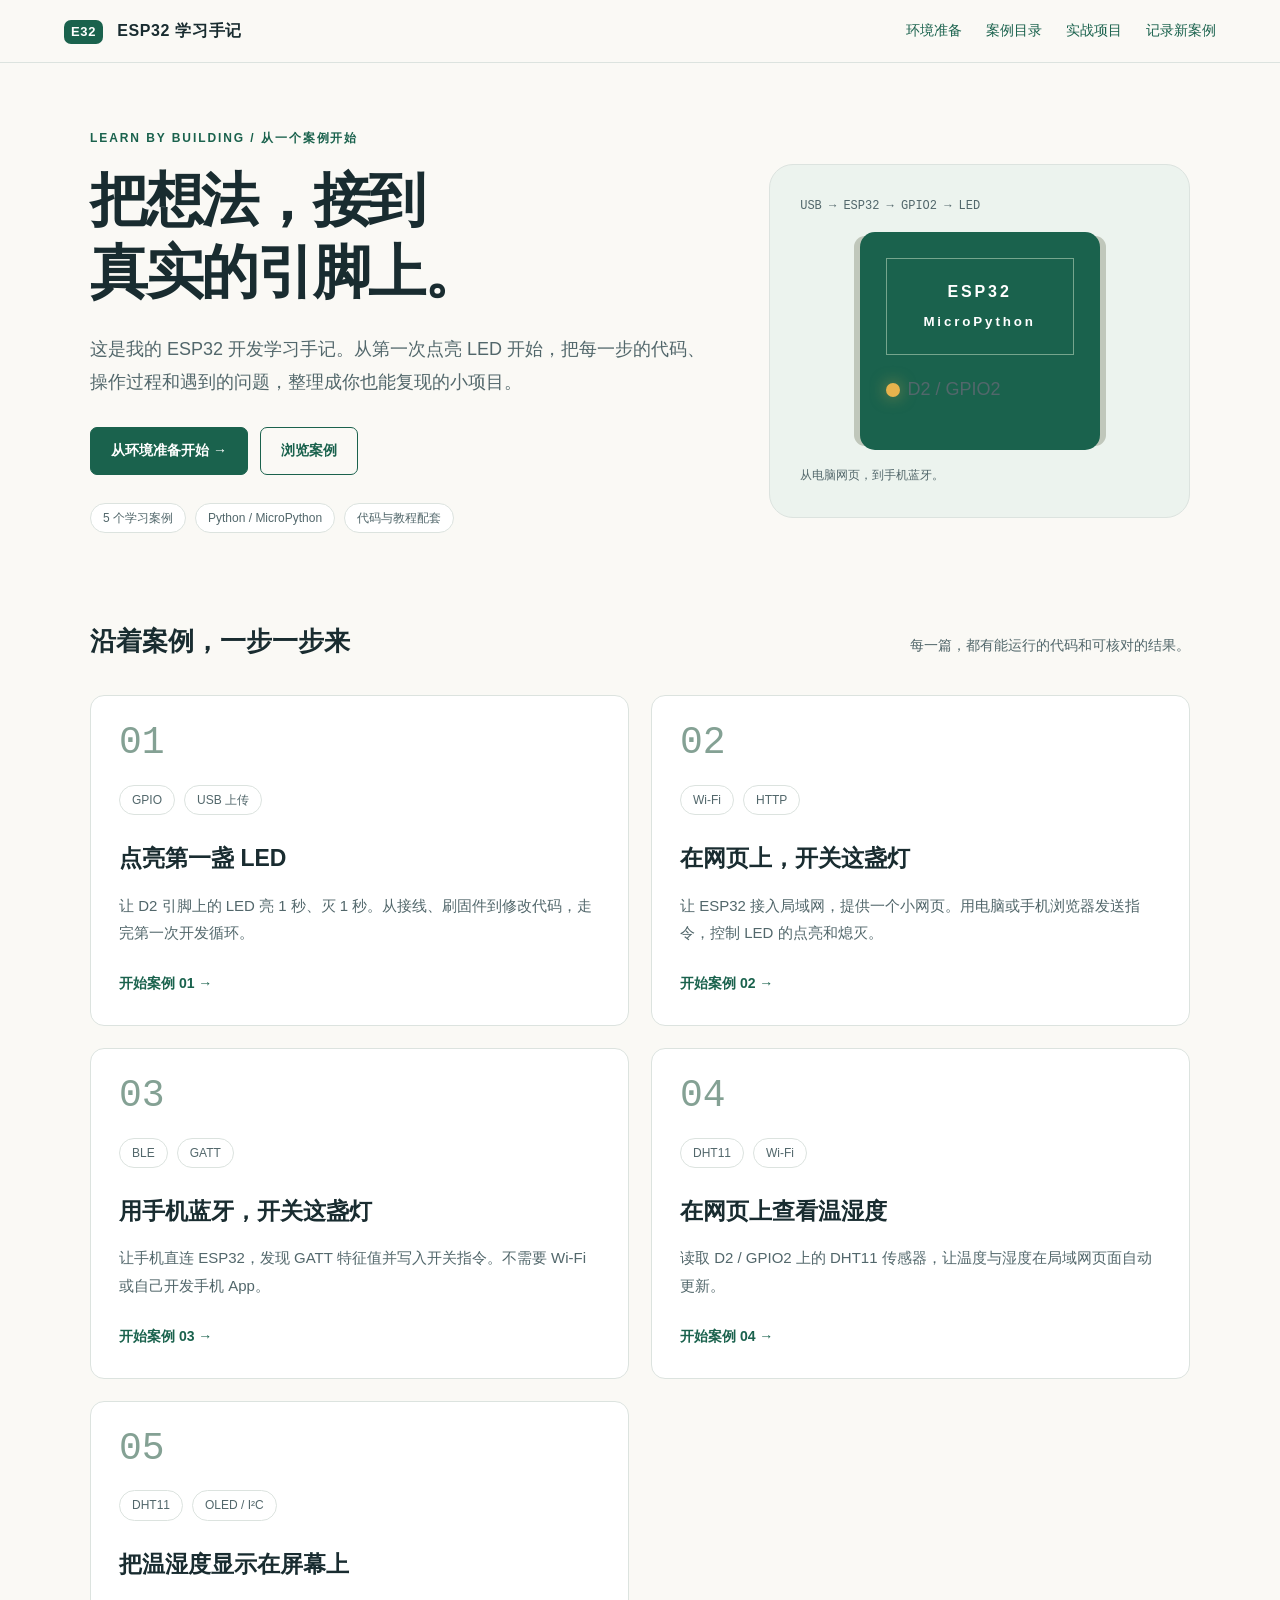
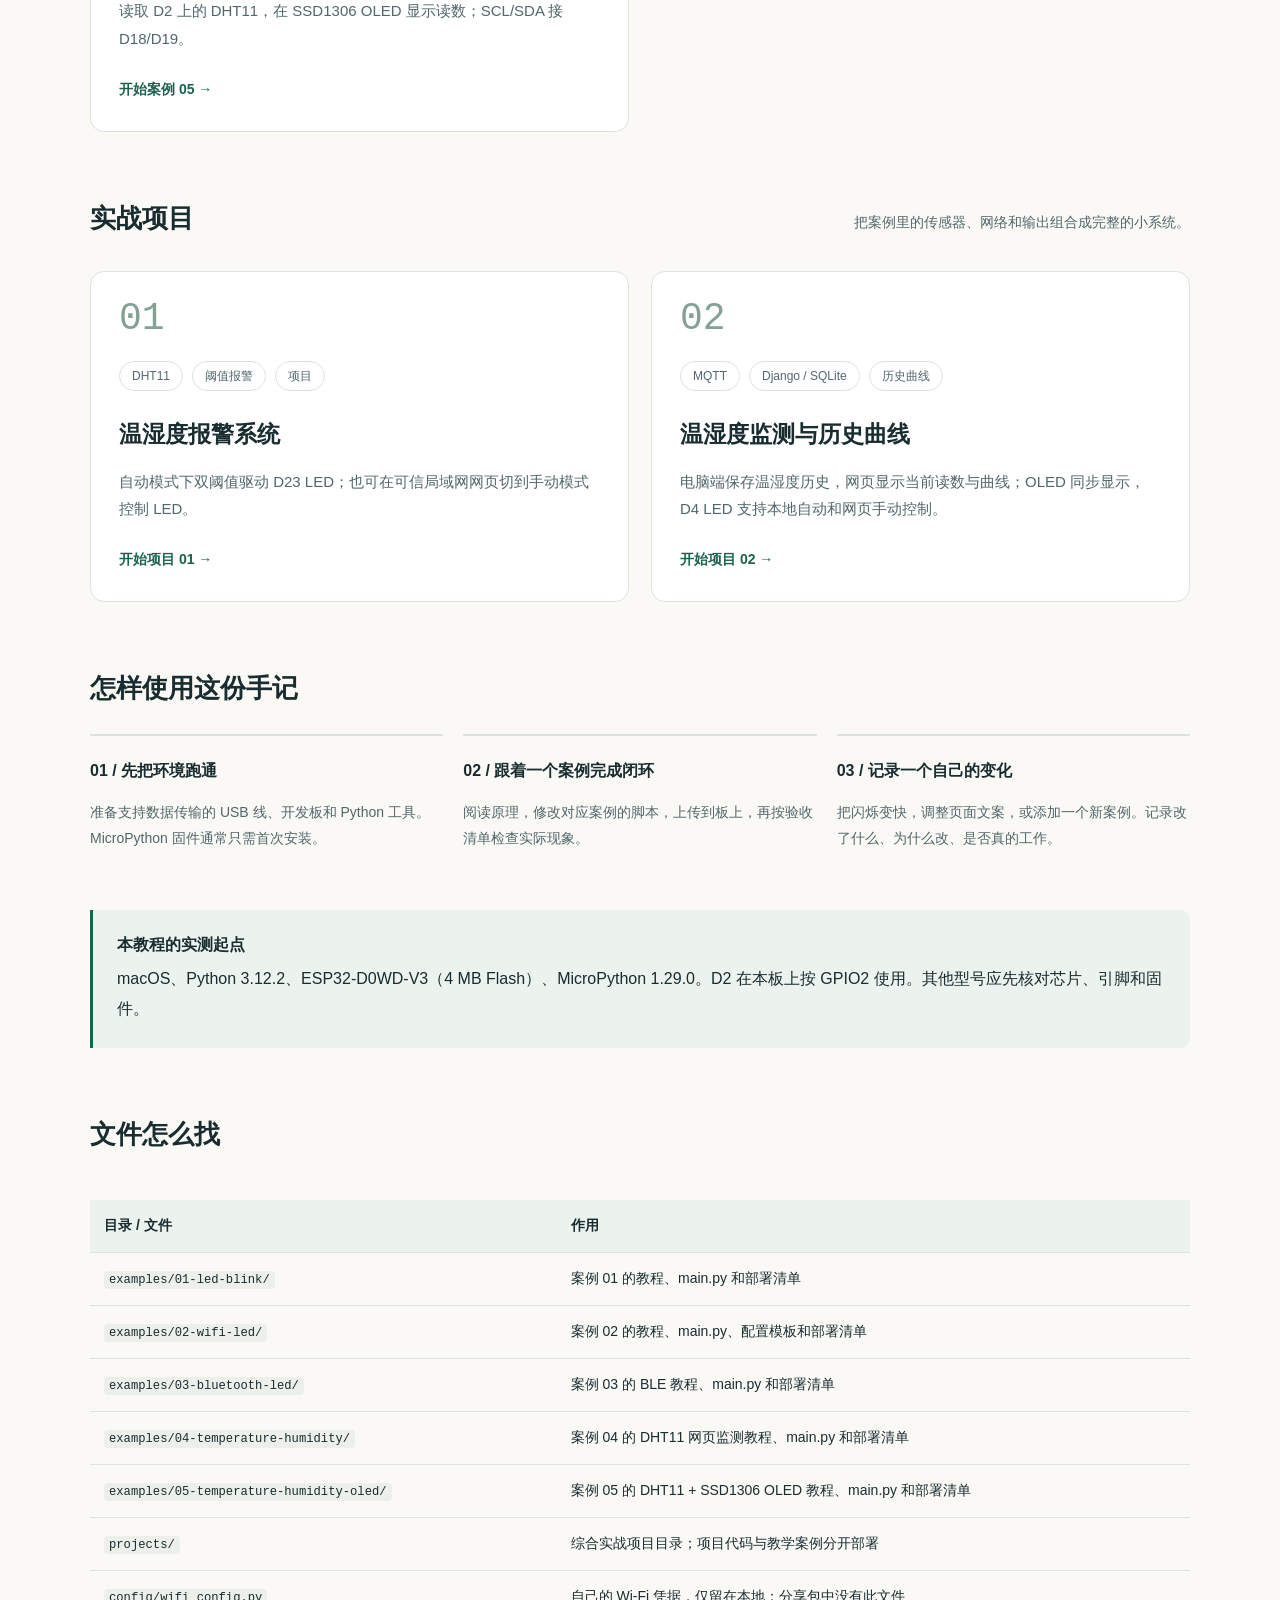
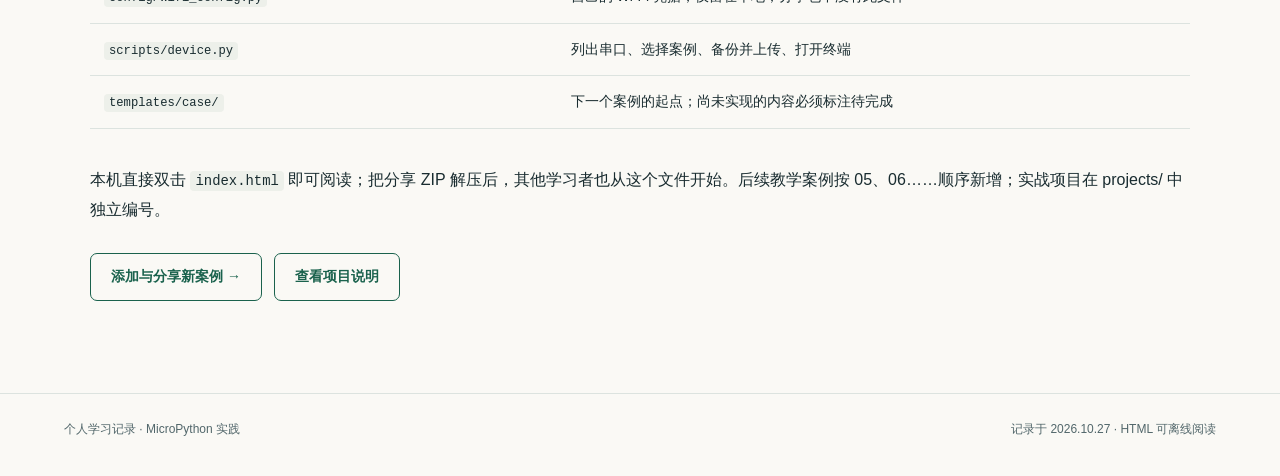
<file: index.html>
<!doctype html>
<html lang="zh-CN"><head><meta charset="utf-8"><meta name="viewport" content="width=device-width,initial-scale=1">
<meta name="description" content="从第一个 LED 到 Wi-Fi 网页控制：记录个人学习过程，提供可复现的 ESP32 MicroPython 案例。">
<title>从案例开始 · ESP32 学习手记</title><link rel="stylesheet" href="docs/assets/tutorial.css">
<script defer src="docs/assets/tutorial.js"></script></head><body>
<a class="skip" href="#content">跳到正文</a>
<header class="topbar"><a class="brand" href="index.html"><span>E32</span> ESP32 学习手记</a>
<nav aria-label="主导航"><a href="docs/setup.html">环境准备</a><a href="index.html#cases">案例目录</a><a href="projects/index.html">实战项目</a><a href="docs/contributing.html">记录新案例</a></nav></header>
<main id="content" class="wrap"><section class="hero hero-grid"><div><div class="eyebrow">LEARN BY BUILDING / 从一个案例开始</div>
<h1>把想法，接到<br>真实的引脚上。</h1><p>这是我的 ESP32 开发学习手记。从第一次点亮 LED 开始，把每一步的代码、操作过程和遇到的问题，整理成你也能复现的小项目。</p>
<div class="actions"><a class="button" href="docs/setup.html">从环境准备开始 →</a><a class="button secondary" href="#cases">浏览案例</a></div>
<div class="meta"><span class="pill">5 个学习案例</span><span class="pill">Python / MicroPython</span><span class="pill">代码与教程配套</span></div></div>
<div class="hero-art" aria-label="ESP32 与 LED 示意"><div class="circuit-label">USB → ESP32 → GPIO2 → LED</div><div class="board"><div class="chip">ESP32<br><small>MicroPython</small></div><p><span class="led-dot"></span>D2 / GPIO2</p></div><div class="circuit-label">从电脑网页，到手机蓝牙。</div></div></section>
<div class="section-head" id="cases"><h2>沿着案例，一步一步来</h2><p>每一篇，都有能运行的代码和可核对的结果。</p></div>
<div class="cards"><a class="card" href="examples/01-led-blink/index.html"><span class="number">01</span><div class="meta"><span class="pill">GPIO</span><span class="pill">USB 上传</span></div><h3>点亮第一盏 LED</h3><p>让 D2 引脚上的 LED 亮 1 秒、灭 1 秒。从接线、刷固件到修改代码，走完第一次开发循环。</p><span class="go">开始案例 01 →</span></a>
<a class="card" href="examples/02-wifi-led/index.html"><span class="number">02</span><div class="meta"><span class="pill">Wi-Fi</span><span class="pill">HTTP</span></div><h3>在网页上，开关这盏灯</h3><p>让 ESP32 接入局域网，提供一个小网页。用电脑或手机浏览器发送指令，控制 LED 的点亮和熄灭。</p><span class="go">开始案例 02 →</span></a>
<a class="card" href="examples/03-bluetooth-led/index.html"><span class="number">03</span><div class="meta"><span class="pill">BLE</span><span class="pill">GATT</span></div><h3>用手机蓝牙，开关这盏灯</h3><p>让手机直连 ESP32，发现 GATT 特征值并写入开关指令。不需要 Wi-Fi 或自己开发手机 App。</p><span class="go">开始案例 03 →</span></a>
<a class="card" href="examples/04-temperature-humidity/index.html"><span class="number">04</span><div class="meta"><span class="pill">DHT11</span><span class="pill">Wi-Fi</span></div><h3>在网页上查看温湿度</h3><p>读取 D2 / GPIO2 上的 DHT11 传感器，让温度与湿度在局域网页面自动更新。</p><span class="go">开始案例 04 →</span></a><a class="card" href="examples/05-temperature-humidity-oled/index.html"><span class="number">05</span><div class="meta"><span class="pill">DHT11</span><span class="pill">OLED / I²C</span></div><h3>把温湿度显示在屏幕上</h3><p>读取 D2 上的 DHT11，在 SSD1306 OLED 显示读数；SCL/SDA 接 D18/D19。</p><span class="go">开始案例 05 →</span></a></div>
<div class="section-head" id="projects"><h2>实战项目</h2><p>把案例里的传感器、网络和输出组合成完整的小系统。</p></div>
<div class="cards"><a class="card" href="projects/01-temperature-humidity-alarm/index.html"><span class="number">01</span><div class="meta"><span class="pill">DHT11</span><span class="pill">阈值报警</span><span class="pill">项目</span></div><h3>温湿度报警系统</h3><p>自动模式下双阈值驱动 D23 LED；也可在可信局域网网页切到手动模式控制 LED。</p><span class="go">开始项目 01 →</span></a><a class="card" href="projects/02-django-mqtt-monitor/index.html"><span class="number">02</span><div class="meta"><span class="pill">MQTT</span><span class="pill">Django / SQLite</span><span class="pill">历史曲线</span></div><h3>温湿度监测与历史曲线</h3><p>电脑端保存温湿度历史，网页显示当前读数与曲线；OLED 同步显示，D4 LED 支持本地自动和网页手动控制。</p><span class="go">开始项目 02 →</span></a></div>
<div class="section-head"><h2>怎样使用这份手记</h2></div><div class="steps"><div><strong>01 / 先把环境跑通</strong><p>准备支持数据传输的 USB 线、开发板和 Python 工具。MicroPython 固件通常只需首次安装。</p></div><div><strong>02 / 跟着一个案例完成闭环</strong><p>阅读原理，修改对应案例的脚本，上传到板上，再按验收清单检查实际现象。</p></div><div><strong>03 / 记录一个自己的变化</strong><p>把闪烁变快，调整页面文案，或添加一个新案例。记录改了什么、为什么改、是否真的工作。</p></div></div>
<div class="note"><strong>本教程的实测起点</strong><p>macOS、Python 3.12.2、ESP32-D0WD-V3（4 MB Flash）、MicroPython 1.29.0。D2 在本板上按 GPIO2 使用。其他型号应先核对芯片、引脚和固件。</p></div>
<div class="section-head"><h2>文件怎么找</h2></div><div class="table-wrap"><table><thead><tr><th>目录 / 文件</th><th>作用</th></tr></thead><tbody><tr><td><code>examples/01-led-blink/</code></td><td>案例 01 的教程、main.py 和部署清单</td></tr><tr><td><code>examples/02-wifi-led/</code></td><td>案例 02 的教程、main.py、配置模板和部署清单</td></tr><tr><td><code>examples/03-bluetooth-led/</code></td><td>案例 03 的 BLE 教程、main.py 和部署清单</td></tr><tr><td><code>examples/04-temperature-humidity/</code></td><td>案例 04 的 DHT11 网页监测教程、main.py 和部署清单</td></tr><tr><td><code>examples/05-temperature-humidity-oled/</code></td><td>案例 05 的 DHT11 + SSD1306 OLED 教程、main.py 和部署清单</td></tr><tr><td><code>projects/</code></td><td>综合实战项目目录；项目代码与教学案例分开部署</td></tr><tr><td><code>config/wifi_config.py</code></td><td>自己的 Wi-Fi 凭据，仅留在本地；分享包中没有此文件</td></tr><tr><td><code>scripts/device.py</code></td><td>列出串口、选择案例、备份并上传、打开终端</td></tr><tr><td><code>templates/case/</code></td><td>下一个案例的起点；尚未实现的内容必须标注待完成</td></tr></tbody></table></div>
<p>本机直接双击 <code>index.html</code> 即可阅读；把分享 ZIP 解压后，其他学习者也从这个文件开始。后续教学案例按 05、06……顺序新增；实战项目在 projects/ 中独立编号。</p>
<div class="actions"><a class="button secondary" href="docs/contributing.html">添加与分享新案例 →</a><a class="button secondary" href="README.md">查看项目说明</a></div></main>
<footer class="footer"><span>个人学习记录 · MicroPython 实践</span><span>记录于 2026.10.27 · HTML 可离线阅读</span></footer></body></html>
</file>
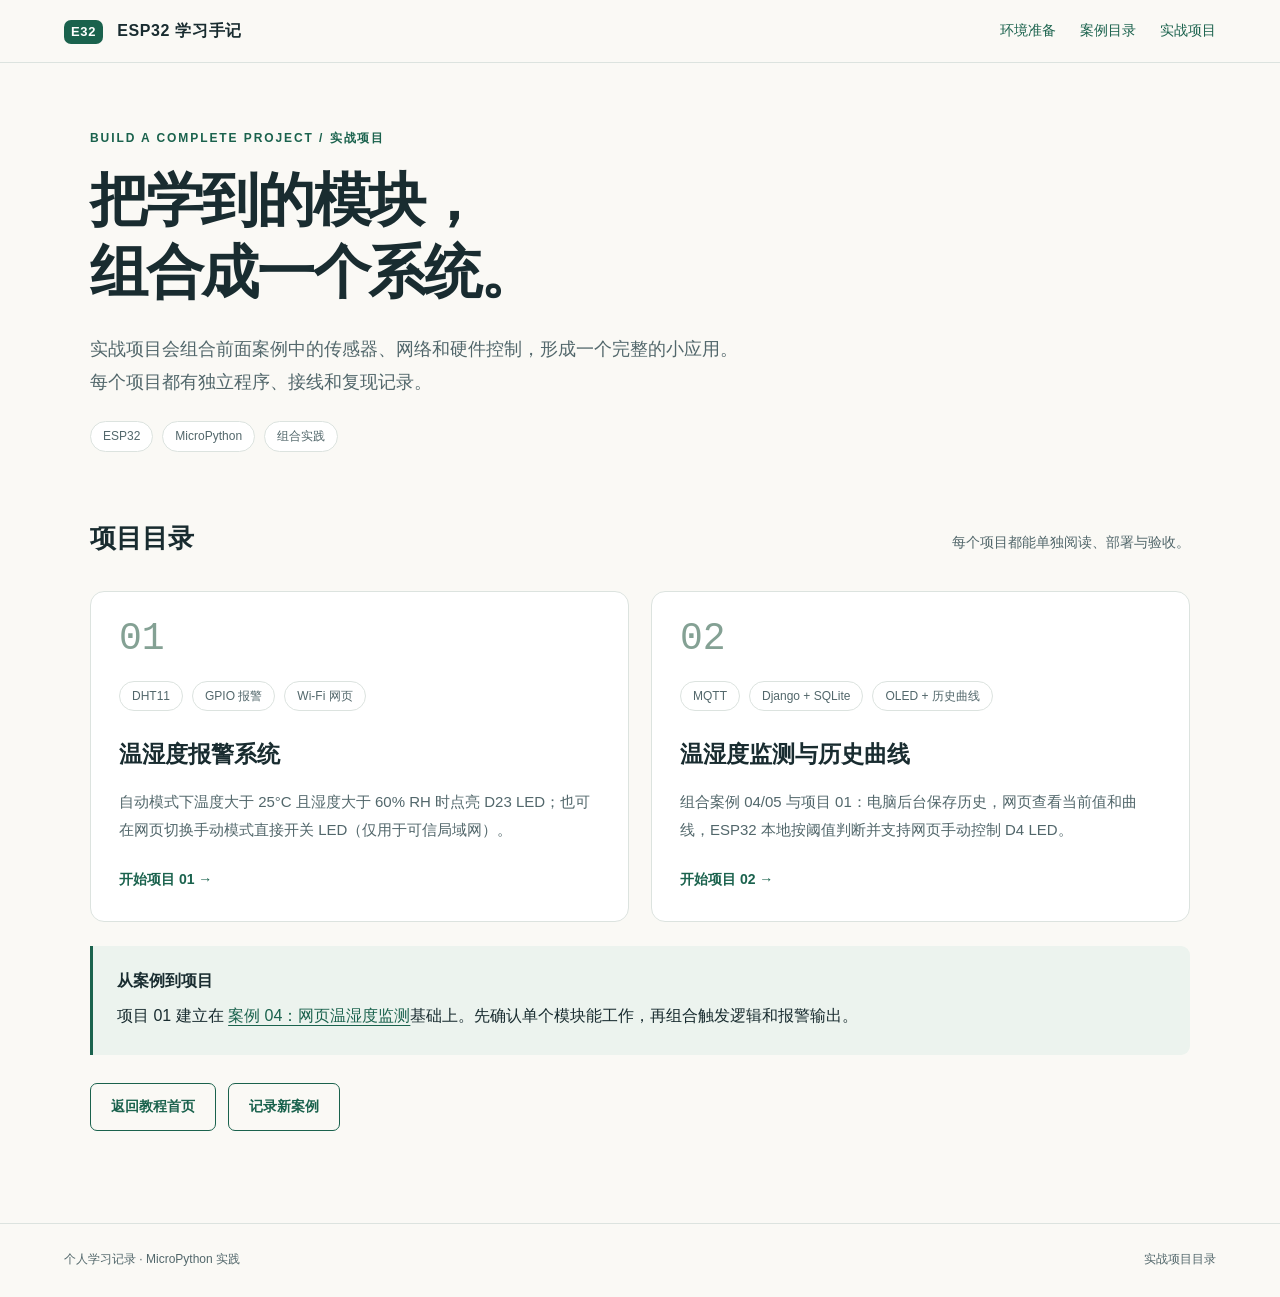
<file: projects/index.html>
<!doctype html>
<html lang="zh-CN"><head><meta charset="utf-8"><meta name="viewport" content="width=device-width,initial-scale=1">
<meta name="description" content="ESP32 实战项目：把传感器、网页和硬件输出组合成可复现的小系统。">
<title>实战项目 · ESP32 学习手记</title><link rel="stylesheet" href="../docs/assets/tutorial.css">
<script defer src="../docs/assets/tutorial.js"></script></head><body>
<a class="skip" href="#content">跳到正文</a><header class="topbar"><a class="brand" href="../index.html"><span>E32</span> ESP32 学习手记</a>
<nav aria-label="主导航"><a href="../docs/setup.html">环境准备</a><a href="../index.html#cases">案例目录</a><a href="index.html">实战项目</a></nav></header>
<main id="content" class="wrap"><section class="hero"><div class="eyebrow">BUILD A COMPLETE PROJECT / 实战项目</div>
<h1>把学到的模块，<br>组合成一个系统。</h1><p>实战项目会组合前面案例中的传感器、网络和硬件控制，形成一个完整的小应用。每个项目都有独立程序、接线和复现记录。</p>
<div class="meta"><span class="pill">ESP32</span><span class="pill">MicroPython</span><span class="pill">组合实践</span></div></section>
<div class="section-head"><h2>项目目录</h2><p>每个项目都能单独阅读、部署与验收。</p></div>
<div class="cards"><a class="card" href="01-temperature-humidity-alarm/index.html"><span class="number">01</span><div class="meta"><span class="pill">DHT11</span><span class="pill">GPIO 报警</span><span class="pill">Wi-Fi 网页</span></div><h3>温湿度报警系统</h3><p>自动模式下温度大于 25°C 且湿度大于 60% RH 时点亮 D23 LED；也可在网页切换手动模式直接开关 LED（仅用于可信局域网）。</p><span class="go">开始项目 01 →</span></a><a class="card" href="02-django-mqtt-monitor/index.html"><span class="number">02</span><div class="meta"><span class="pill">MQTT</span><span class="pill">Django + SQLite</span><span class="pill">OLED + 历史曲线</span></div><h3>温湿度监测与历史曲线</h3><p>组合案例 04/05 与项目 01：电脑后台保存历史，网页查看当前值和曲线，ESP32 本地按阈值判断并支持网页手动控制 D4 LED。</p><span class="go">开始项目 02 →</span></a></div>
<div class="note"><strong>从案例到项目</strong><p>项目 01 建立在 <a href="../examples/04-temperature-humidity/index.html">案例 04：网页温湿度监测</a>基础上。先确认单个模块能工作，再组合触发逻辑和报警输出。</p></div>
<div class="actions"><a class="button secondary" href="../index.html">返回教程首页</a><a class="button secondary" href="../docs/contributing.html">记录新案例</a></div></main>
<footer class="footer"><span>个人学习记录 · MicroPython 实践</span><span>实战项目目录</span></footer></body></html>
</file>
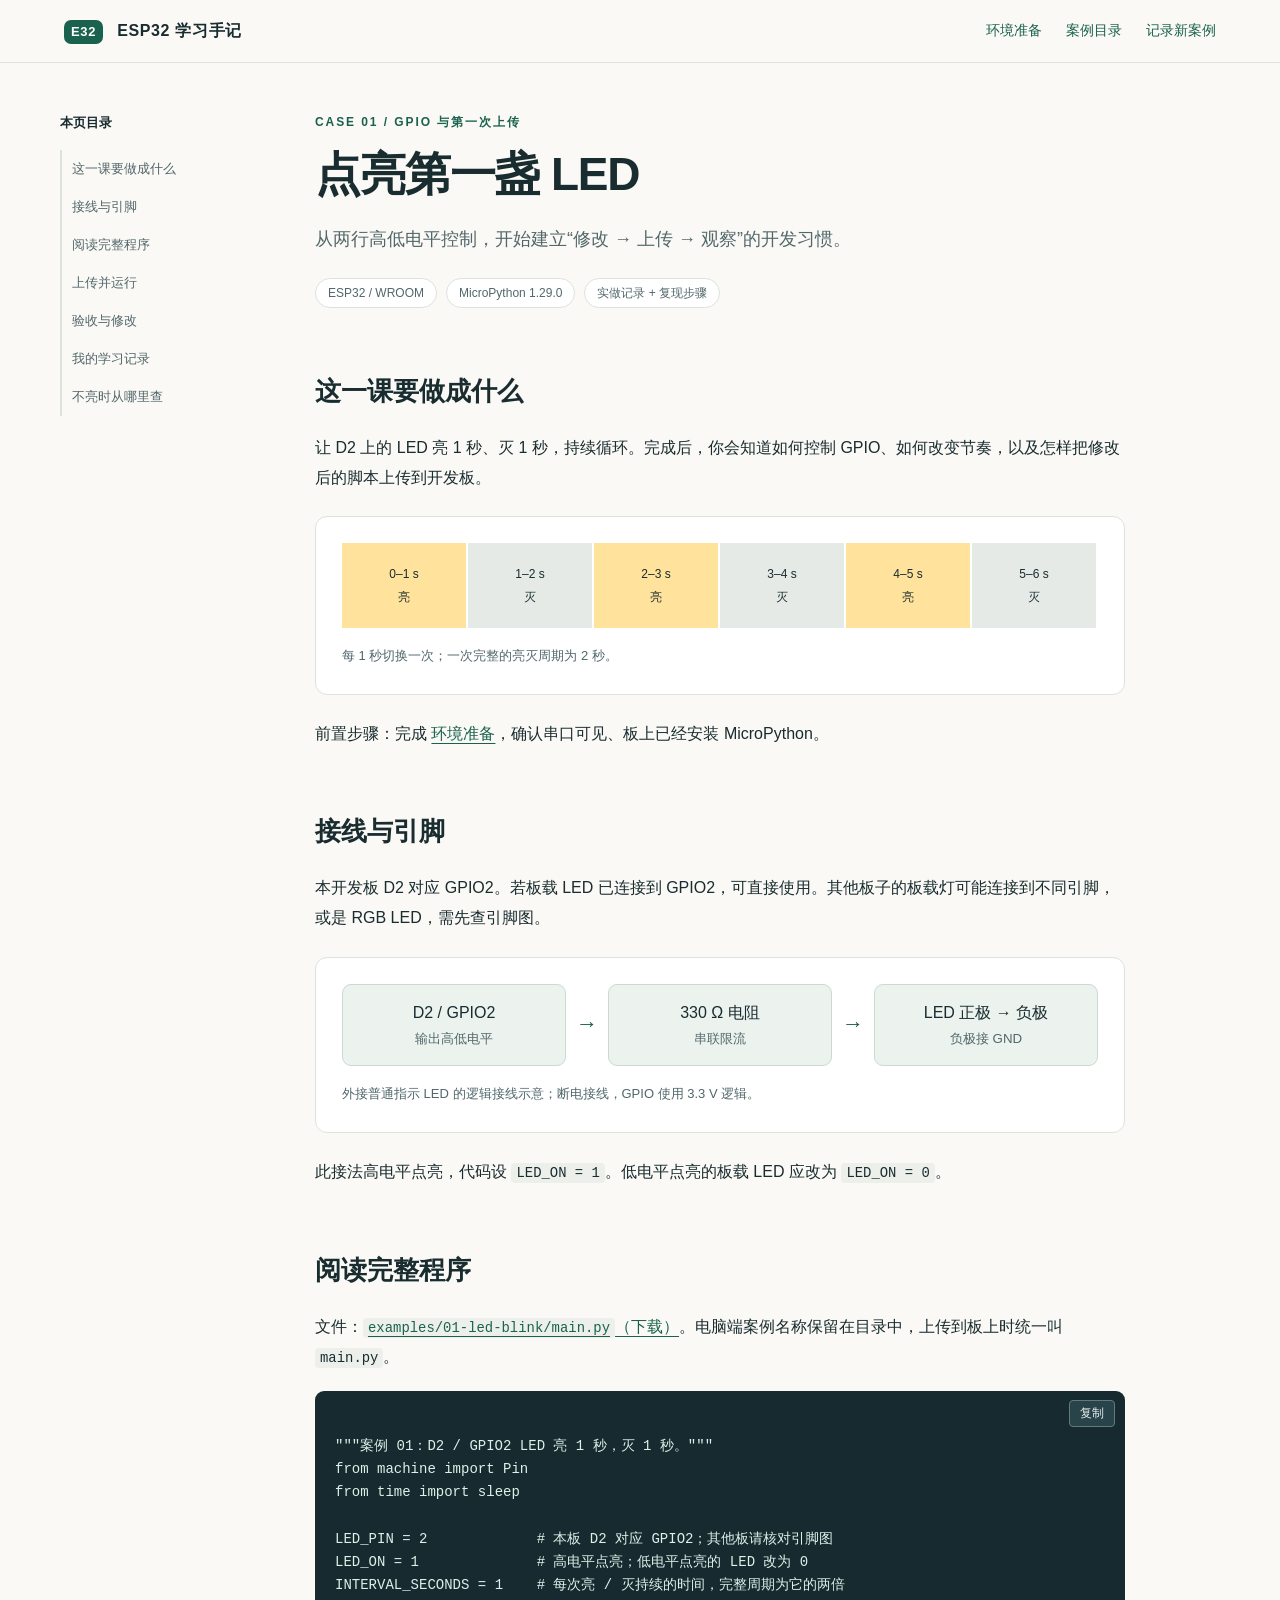
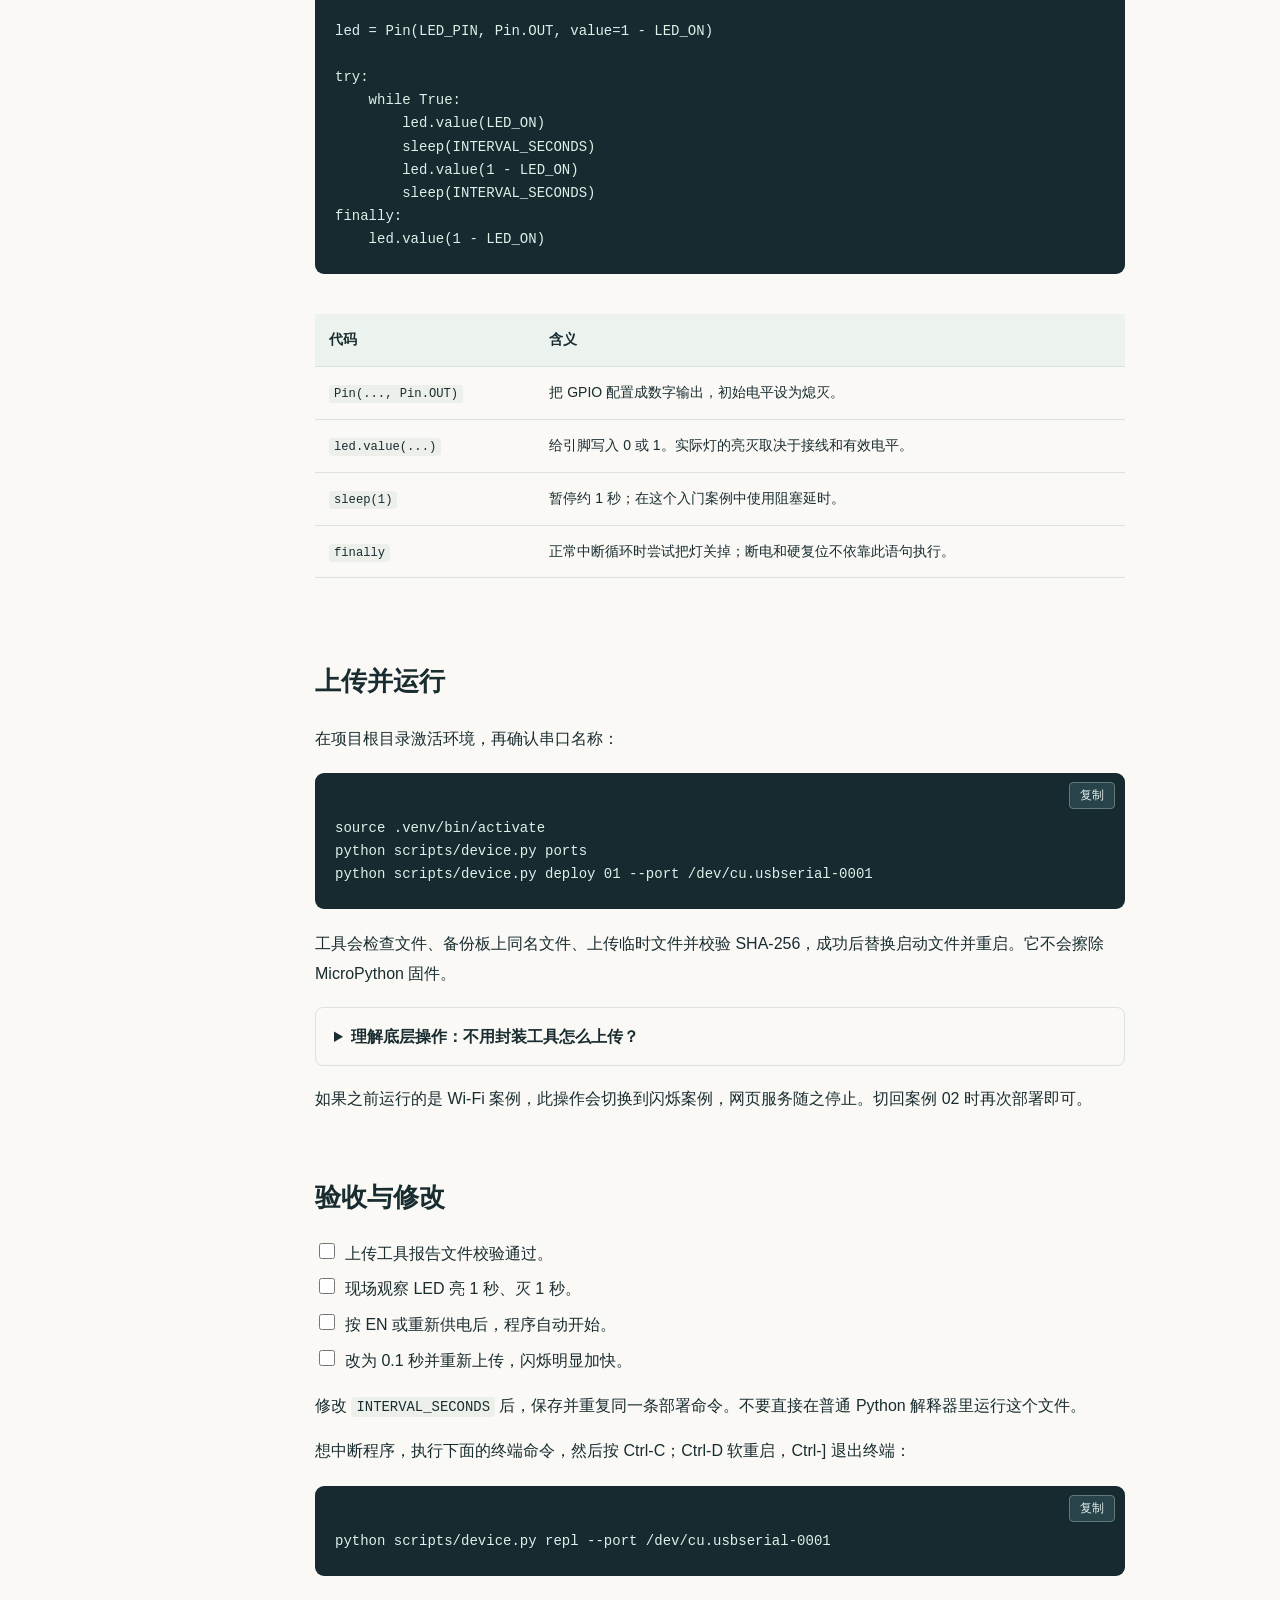
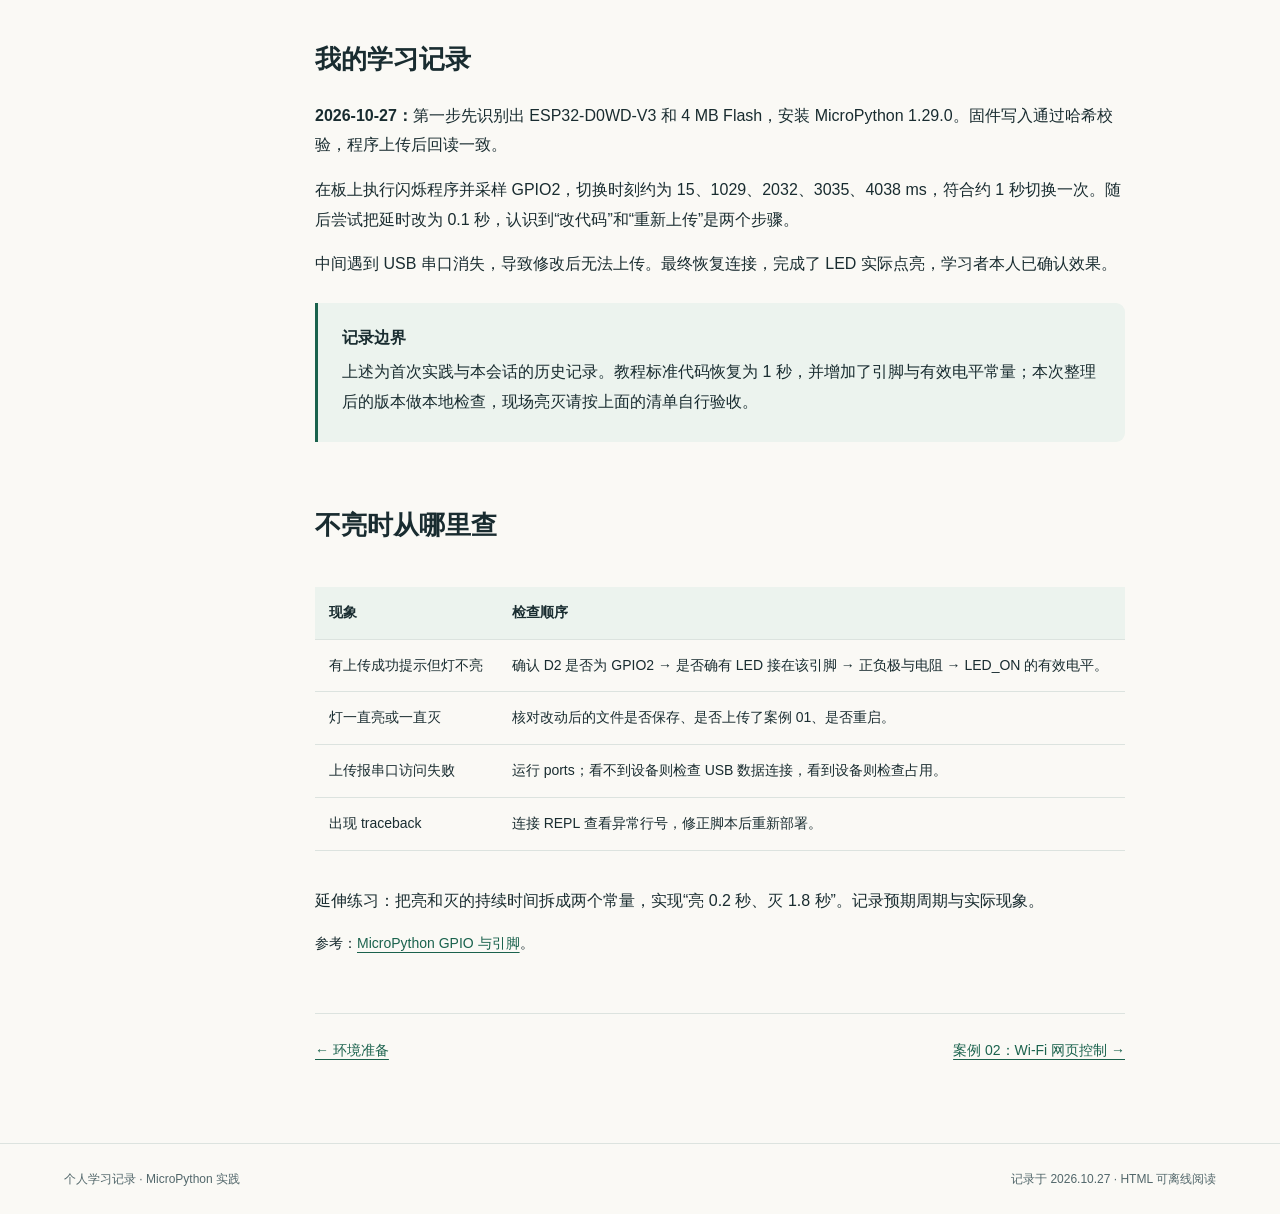
<file: examples/01-led-blink/index.html>
<!doctype html>
<html lang="zh-CN"><head><meta charset="utf-8"><meta name="viewport" content="width=device-width,initial-scale=1">
<meta name="description" content="从第一个 LED 到 Wi-Fi 网页控制：记录个人学习过程，提供可复现的 ESP32 MicroPython 案例。">
<title>点亮第一盏 LED · ESP32 学习手记</title><link rel="stylesheet" href="../../docs/assets/tutorial.css">
<script defer src="../../docs/assets/tutorial.js"></script></head><body>
<a class="skip" href="#content">跳到正文</a>
<header class="topbar"><a class="brand" href="../../index.html"><span>E32</span> ESP32 学习手记</a>
<nav aria-label="主导航"><a href="../../docs/setup.html">环境准备</a><a href="../../index.html#cases">案例目录</a><a href="../../docs/contributing.html">记录新案例</a></nav></header>
<div class="layout"><aside class="sidebar" aria-label="本页目录"><p>本页目录</p><a href="#goal">这一课要做成什么</a><a href="#wiring">接线与引脚</a><a href="#code">阅读完整程序</a><a href="#upload">上传并运行</a><a href="#check">验收与修改</a><a href="#journal">我的学习记录</a><a href="#debug">不亮时从哪里查</a></aside>
<main id="content"><article><div class="eyebrow">CASE 01 / GPIO 与第一次上传</div><h1>点亮第一盏 LED</h1><p class="lead">从两行高低电平控制，开始建立“修改 → 上传 → 观察”的开发习惯。</p>
<div class="meta"><span class="pill">ESP32 / WROOM</span><span class="pill">MicroPython 1.29.0</span><span class="pill">实做记录 + 复现步骤</span></div><section id="goal"><h2>这一课要做成什么</h2><p>让 D2 上的 LED 亮 1 秒、灭 1 秒，持续循环。完成后，你会知道如何控制 GPIO、如何改变节奏，以及怎样把修改后的脚本上传到开发板。</p><div class="diagram"><div class="timing"><span class="on">0–1 s<br>亮</span><span>1–2 s<br>灭</span><span class="on">2–3 s<br>亮</span><span>3–4 s<br>灭</span><span class="on">4–5 s<br>亮</span><span>5–6 s<br>灭</span></div><div class="caption">每 1 秒切换一次；一次完整的亮灭周期为 2 秒。</div></div><p>前置步骤：完成 <a href="../../docs/setup.html">环境准备</a>，确认串口可见、板上已经安装 MicroPython。</p></section><section id="wiring"><h2>接线与引脚</h2><p>本开发板 D2 对应 GPIO2。若板载 LED 已连接到 GPIO2，可直接使用。其他板子的板载灯可能连接到不同引脚，或是 RGB LED，需先查引脚图。</p><div class="diagram"><div class="flow"><div class="node">D2 / GPIO2<small>输出高低电平</small></div><span class="arrow">→</span><div class="node">330 Ω 电阻<small>串联限流</small></div><span class="arrow">→</span><div class="node">LED 正极 → 负极<small>负极接 GND</small></div></div><div class="caption">外接普通指示 LED 的逻辑接线示意；断电接线，GPIO 使用 3.3 V 逻辑。</div></div><p>此接法高电平点亮，代码设 <code>LED_ON = 1</code>。低电平点亮的板载 LED 应改为 <code>LED_ON = 0</code>。</p></section><section id="code"><h2>阅读完整程序</h2><p>文件：<a href="main.py" download><code>examples/01-led-blink/main.py</code>（下载）</a>。电脑端案例名称保留在目录中，上传到板上时统一叫 <code>main.py</code>。</p><pre data-copy><code class="language-python">&quot;&quot;&quot;案例 01：D2 / GPIO2 LED 亮 1 秒，灭 1 秒。&quot;&quot;&quot;
from machine import Pin
from time import sleep

LED_PIN = 2             # 本板 D2 对应 GPIO2；其他板请核对引脚图
LED_ON = 1              # 高电平点亮；低电平点亮的 LED 改为 0
INTERVAL_SECONDS = 1    # 每次亮 / 灭持续的时间，完整周期为它的两倍

led = Pin(LED_PIN, Pin.OUT, value=1 - LED_ON)

try:
    while True:
        led.value(LED_ON)
        sleep(INTERVAL_SECONDS)
        led.value(1 - LED_ON)
        sleep(INTERVAL_SECONDS)
finally:
    led.value(1 - LED_ON)</code></pre><div class="table-wrap"><table><thead><tr><th>代码</th><th>含义</th></tr></thead><tbody><tr><td><code>Pin(..., Pin.OUT)</code></td><td>把 GPIO 配置成数字输出，初始电平设为熄灭。</td></tr><tr><td><code>led.value(...)</code></td><td>给引脚写入 0 或 1。实际灯的亮灭取决于接线和有效电平。</td></tr><tr><td><code>sleep(1)</code></td><td>暂停约 1 秒；在这个入门案例中使用阻塞延时。</td></tr><tr><td><code>finally</code></td><td>正常中断循环时尝试把灯关掉；断电和硬复位不依靠此语句执行。</td></tr></tbody></table></div></section><section id="upload"><h2>上传并运行</h2><p>在项目根目录激活环境，再确认串口名称：</p><pre data-copy><code class="language-bash">source .venv/bin/activate
python scripts/device.py ports
python scripts/device.py deploy 01 --port /dev/cu.usbserial-0001</code></pre><p>工具会检查文件、备份板上同名文件、上传临时文件并校验 SHA-256，成功后替换启动文件并重启。它不会擦除 MicroPython 固件。</p><details><summary>理解底层操作：不用封装工具怎么上传？</summary><pre data-copy><code class="language-bash">python -m mpremote connect /dev/cu.usbserial-0001 fs cp examples/01-led-blink/main.py :main.py
python -m mpremote connect /dev/cu.usbserial-0001 reset</code></pre><p>这组命令直接覆盖板上 main.py，不包含教程工具提供的备份和哈希校验。</p></details><p>如果之前运行的是 Wi-Fi 案例，此操作会切换到闪烁案例，网页服务随之停止。切回案例 02 时再次部署即可。</p></section><section id="check"><h2>验收与修改</h2><ul class="checklist"><li><label><input type="checkbox">上传工具报告文件校验通过。</label></li><li><label><input type="checkbox">现场观察 LED 亮 1 秒、灭 1 秒。</label></li><li><label><input type="checkbox">按 EN 或重新供电后，程序自动开始。</label></li><li><label><input type="checkbox">改为 0.1 秒并重新上传，闪烁明显加快。</label></li></ul><p>修改 <code>INTERVAL_SECONDS</code> 后，保存并重复同一条部署命令。不要直接在普通 Python 解释器里运行这个文件。</p><p>想中断程序，执行下面的终端命令，然后按 Ctrl-C；Ctrl-D 软重启，Ctrl-] 退出终端：</p><pre data-copy><code class="language-bash">python scripts/device.py repl --port /dev/cu.usbserial-0001</code></pre></section><section id="journal"><h2>我的学习记录</h2><p><strong>2026-10-27：</strong>第一步先识别出 ESP32-D0WD-V3 和 4 MB Flash，安装 MicroPython 1.29.0。固件写入通过哈希校验，程序上传后回读一致。</p><p>在板上执行闪烁程序并采样 GPIO2，切换时刻约为 15、1029、2032、3035、4038 ms，符合约 1 秒切换一次。随后尝试把延时改为 0.1 秒，认识到“改代码”和“重新上传”是两个步骤。</p><p>中间遇到 USB 串口消失，导致修改后无法上传。最终恢复连接，完成了 LED 实际点亮，学习者本人已确认效果。</p><div class="note"><strong>记录边界</strong><p>上述为首次实践与本会话的历史记录。教程标准代码恢复为 1 秒，并增加了引脚与有效电平常量；本次整理后的版本做本地检查，现场亮灭请按上面的清单自行验收。</p></div></section><section id="debug"><h2>不亮时从哪里查</h2><div class="table-wrap"><table><thead><tr><th>现象</th><th>检查顺序</th></tr></thead><tbody><tr><td>有上传成功提示但灯不亮</td><td>确认 D2 是否为 GPIO2 → 是否确有 LED 接在该引脚 → 正负极与电阻 → LED_ON 的有效电平。</td></tr><tr><td>灯一直亮或一直灭</td><td>核对改动后的文件是否保存、是否上传了案例 01、是否重启。</td></tr><tr><td>上传报串口访问失败</td><td>运行 ports；看不到设备则检查 USB 数据连接，看到设备则检查占用。</td></tr><tr><td>出现 traceback</td><td>连接 REPL 查看异常行号，修正脚本后重新部署。</td></tr></tbody></table></div><p>延伸练习：把亮和灭的持续时间拆成两个常量，实现“亮 0.2 秒、灭 1.8 秒”。记录预期周期与实际现象。</p><p class="references">参考：<a href="https://docs.micropython.org/en/v1.29.0/esp32/quickref.html#pins-and-gpio">MicroPython GPIO 与引脚</a>。</p></section><nav class="pager" aria-label="章节导航"><a href="../../docs/setup.html">← 环境准备</a><a href="../02-wifi-led/index.html">案例 02：Wi-Fi 网页控制 →</a></nav></article></main></div>
<footer class="footer"><span>个人学习记录 · MicroPython 实践</span><span>记录于 2026.10.27 · HTML 可离线阅读</span></footer></body></html>
</file>
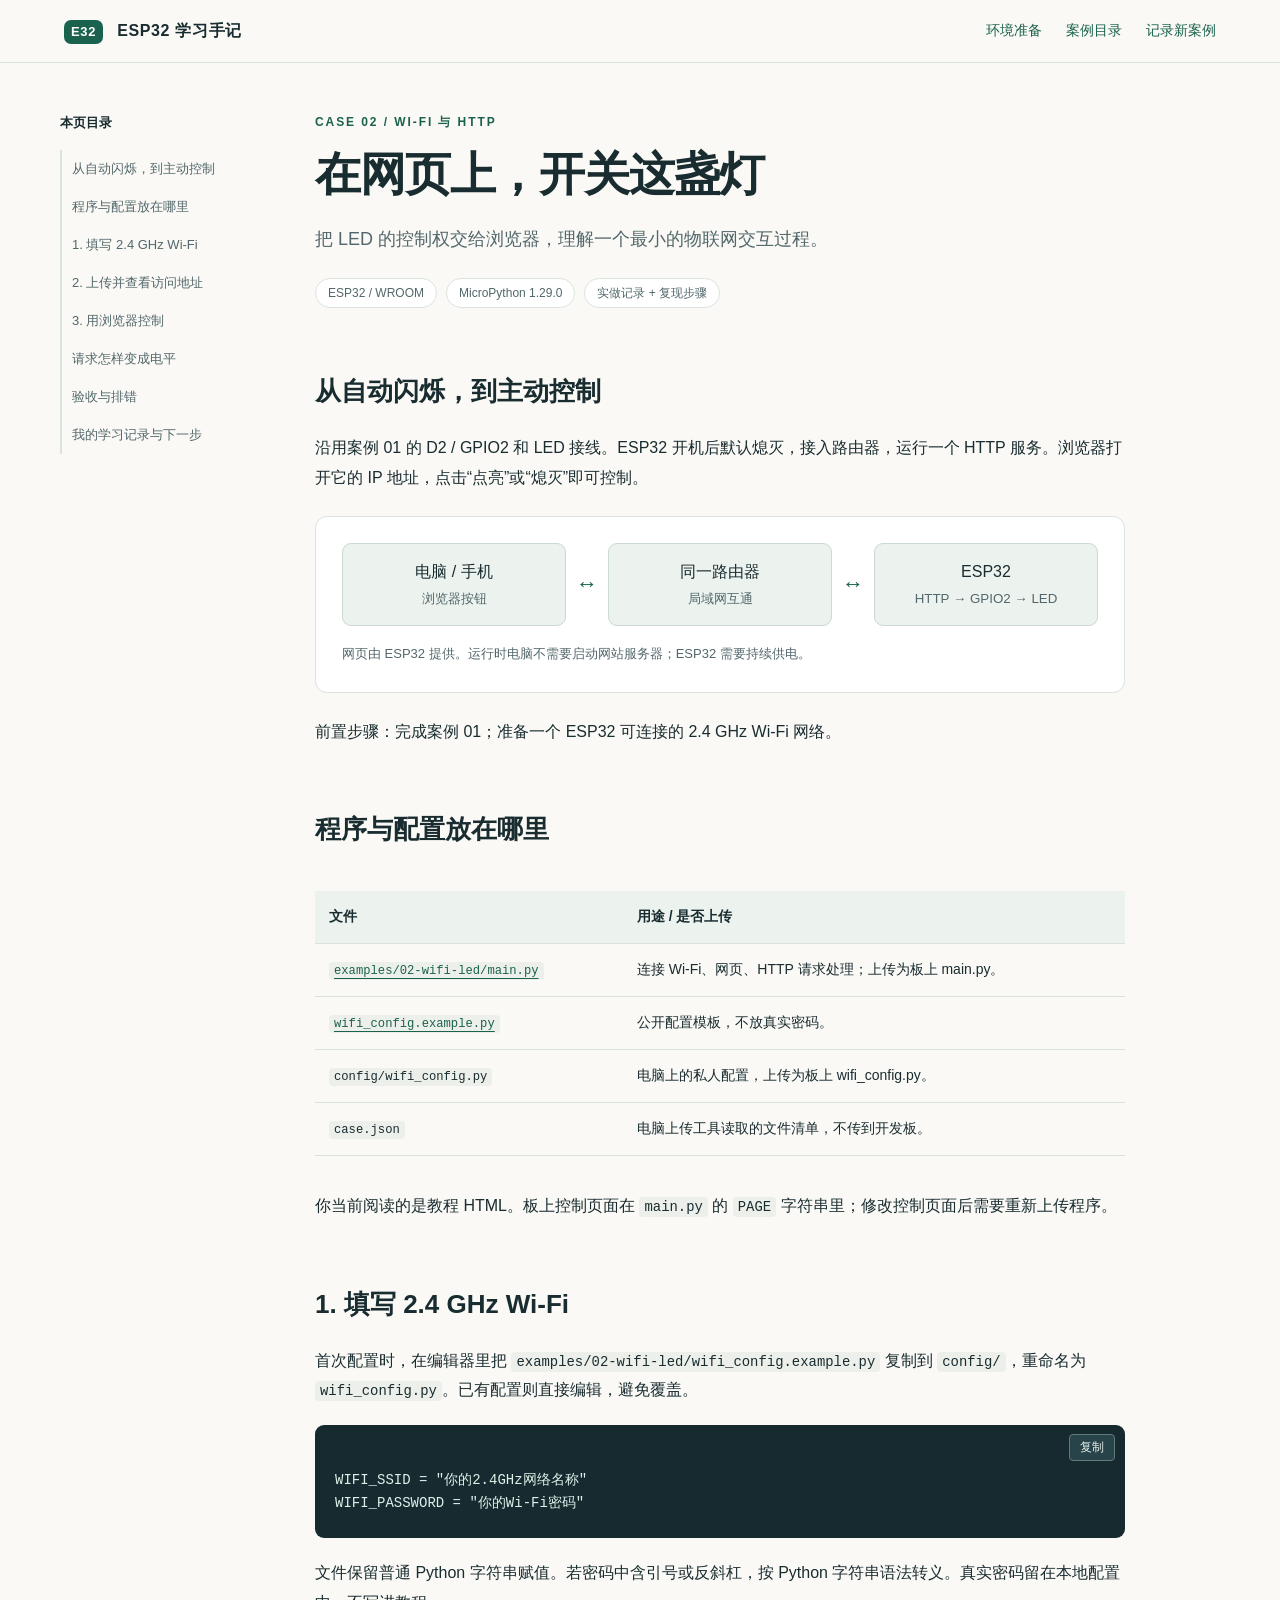
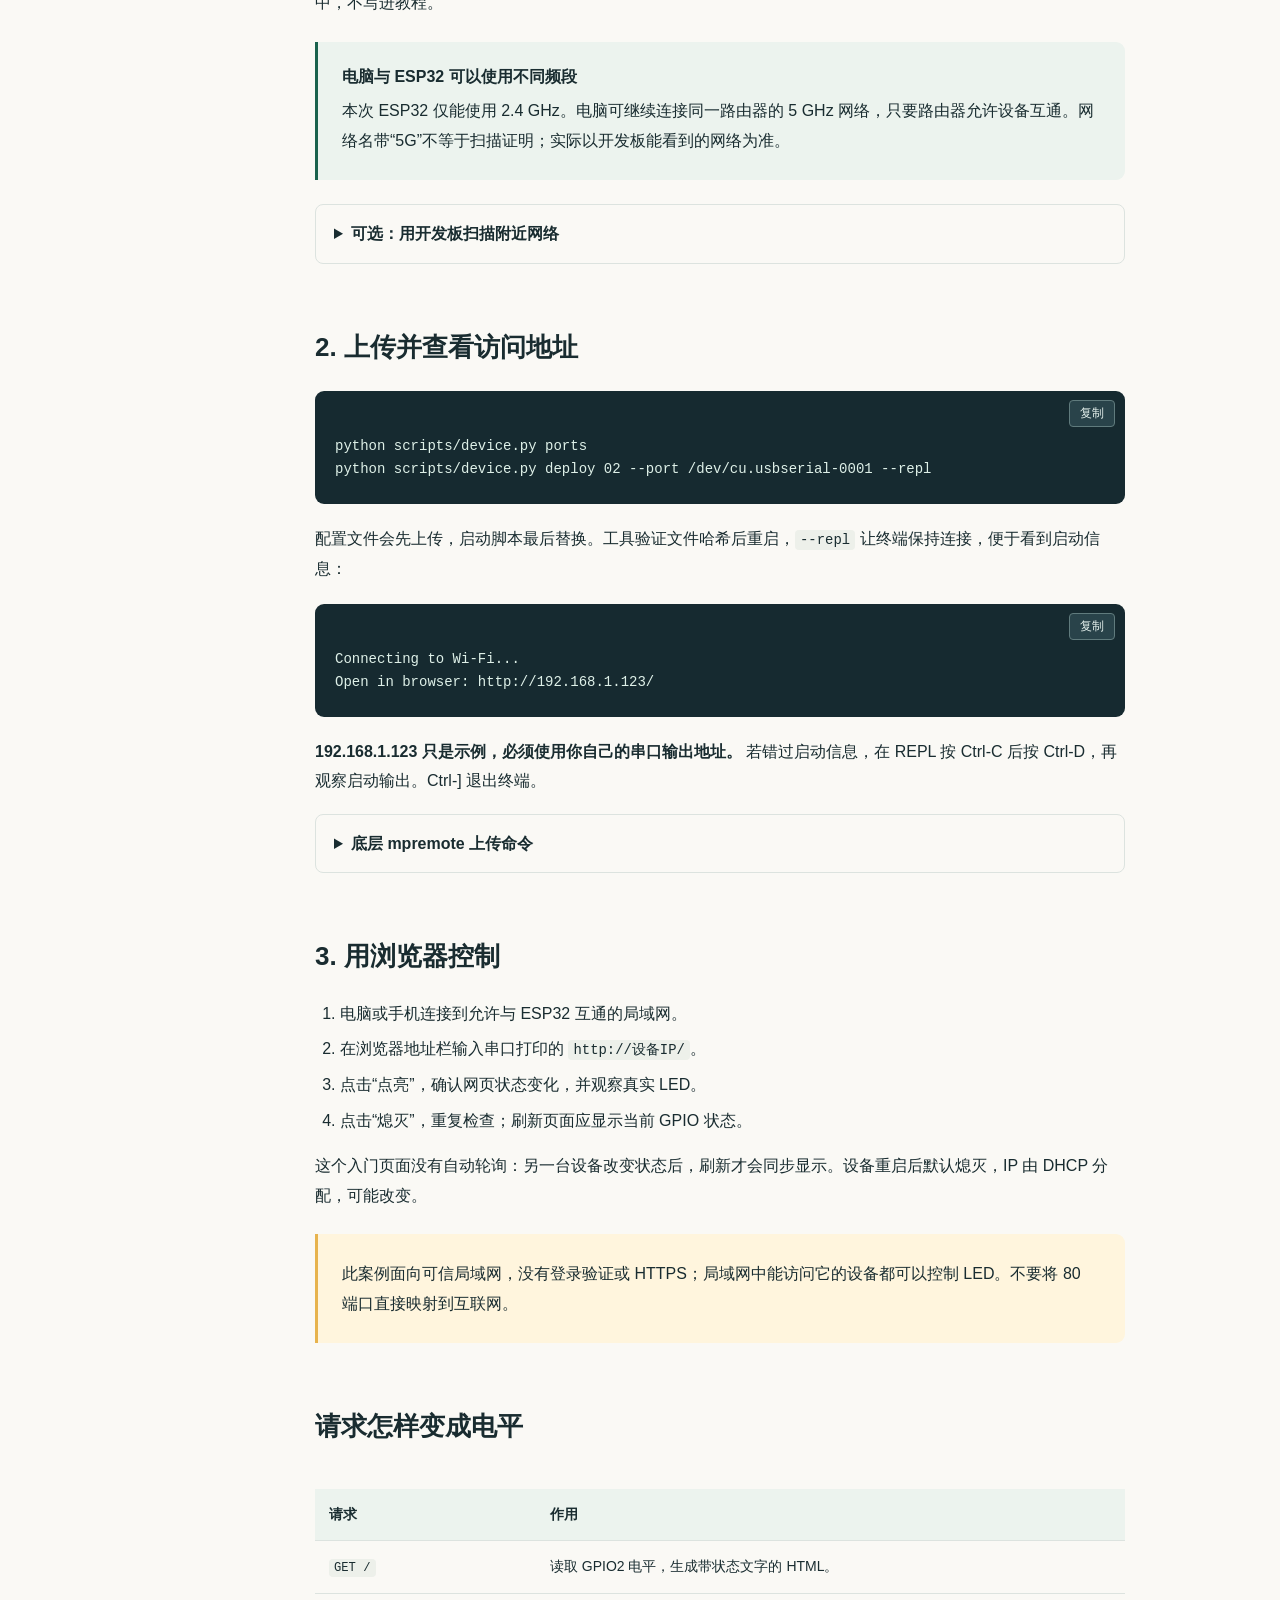
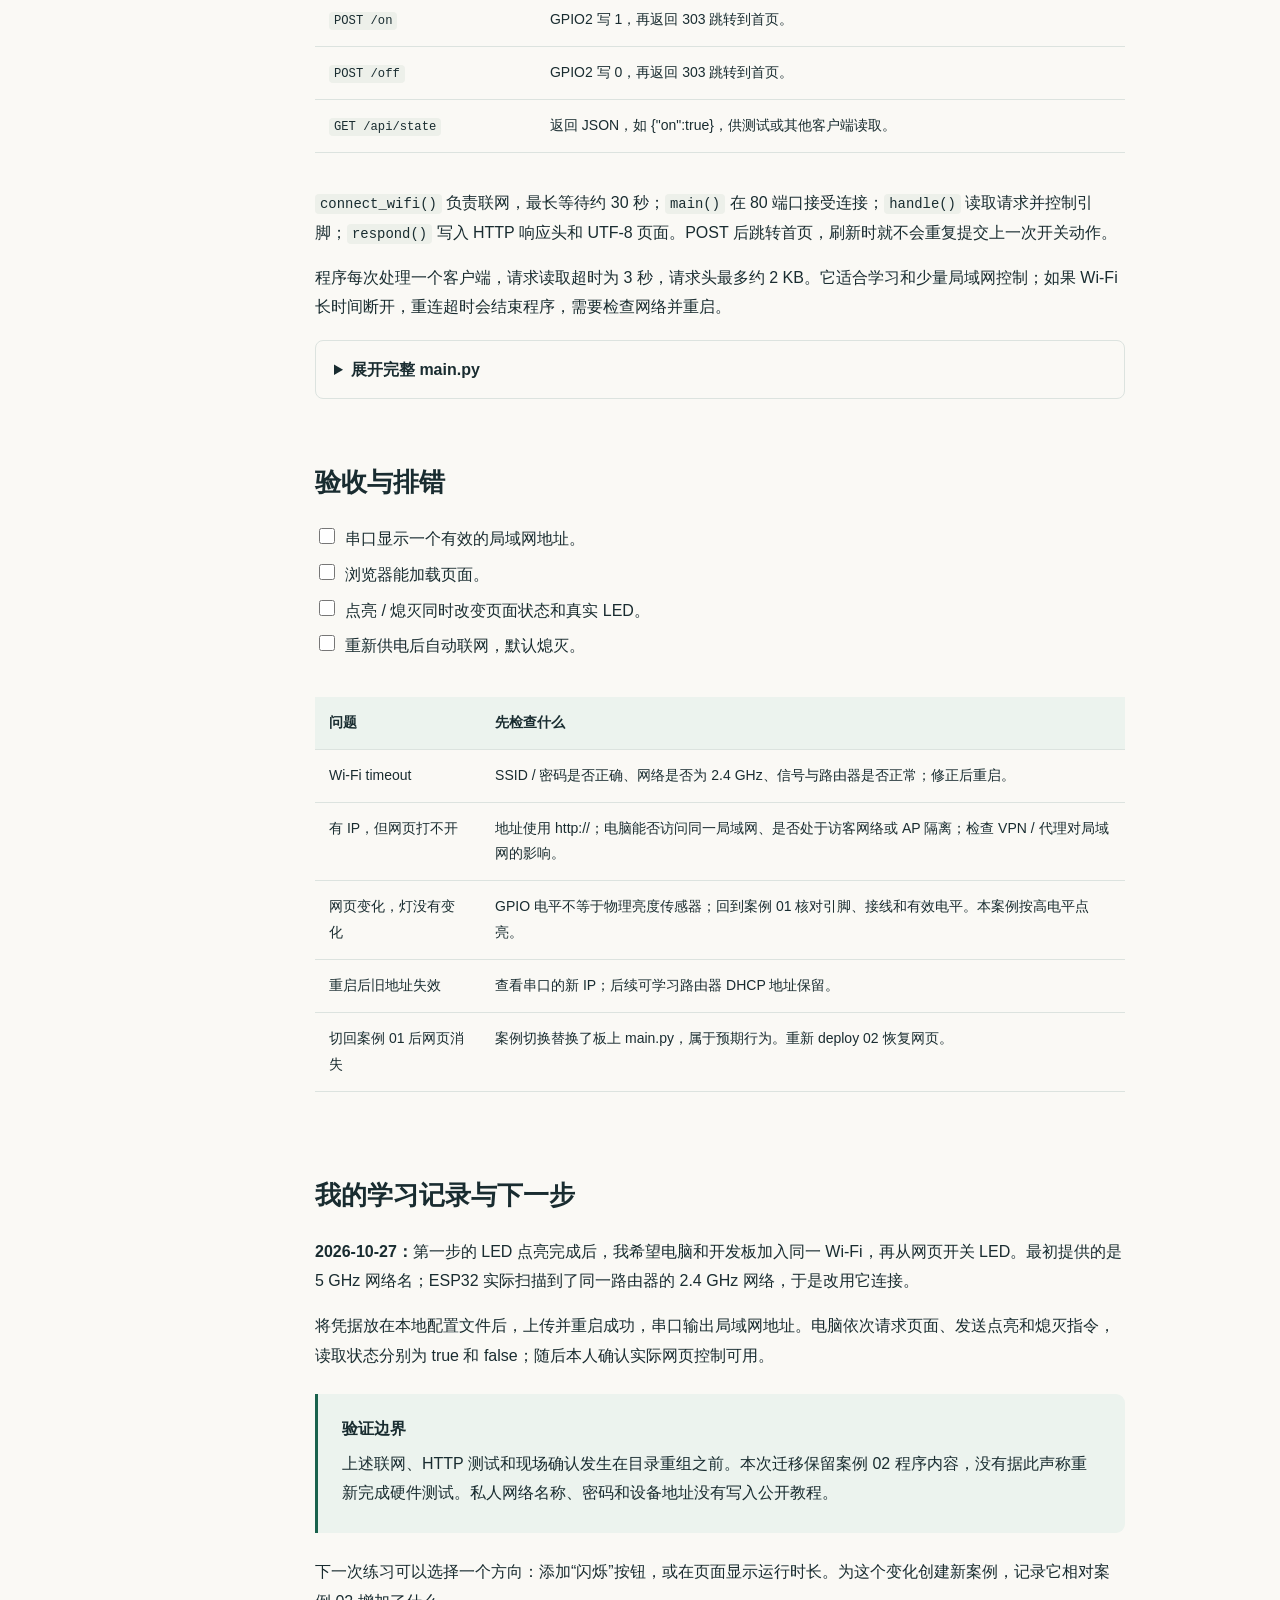
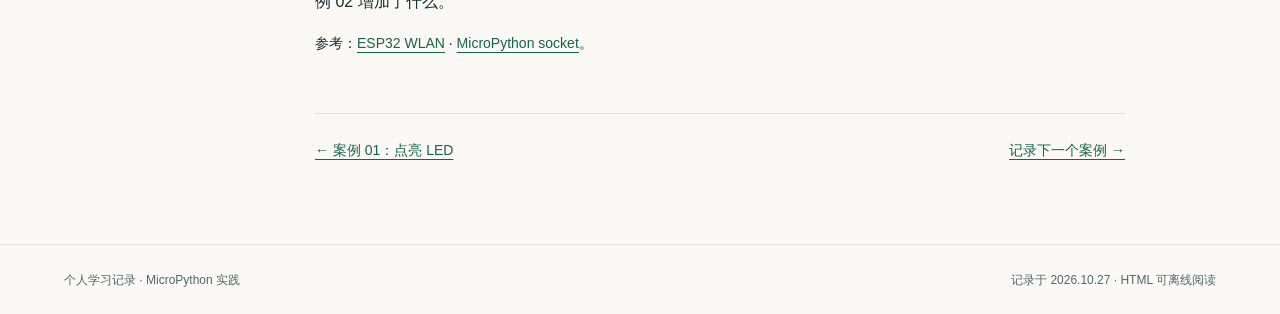
<file: examples/02-wifi-led/index.html>
<!doctype html>
<html lang="zh-CN"><head><meta charset="utf-8"><meta name="viewport" content="width=device-width,initial-scale=1">
<meta name="description" content="从第一个 LED 到 Wi-Fi 网页控制：记录个人学习过程，提供可复现的 ESP32 MicroPython 案例。">
<title>在网页上，开关这盏灯 · ESP32 学习手记</title><link rel="stylesheet" href="../../docs/assets/tutorial.css">
<script defer src="../../docs/assets/tutorial.js"></script></head><body>
<a class="skip" href="#content">跳到正文</a>
<header class="topbar"><a class="brand" href="../../index.html"><span>E32</span> ESP32 学习手记</a>
<nav aria-label="主导航"><a href="../../docs/setup.html">环境准备</a><a href="../../index.html#cases">案例目录</a><a href="../../docs/contributing.html">记录新案例</a></nav></header>
<div class="layout"><aside class="sidebar" aria-label="本页目录"><p>本页目录</p><a href="#goal">从自动闪烁，到主动控制</a><a href="#files">程序与配置放在哪里</a><a href="#configure">1. 填写 2.4 GHz Wi-Fi</a><a href="#deploy">2. 上传并查看访问地址</a><a href="#browser">3. 用浏览器控制</a><a href="#principle">请求怎样变成电平</a><a href="#check">验收与排错</a><a href="#journal">我的学习记录与下一步</a></aside>
<main id="content"><article><div class="eyebrow">CASE 02 / Wi-Fi 与 HTTP</div><h1>在网页上，开关这盏灯</h1><p class="lead">把 LED 的控制权交给浏览器，理解一个最小的物联网交互过程。</p>
<div class="meta"><span class="pill">ESP32 / WROOM</span><span class="pill">MicroPython 1.29.0</span><span class="pill">实做记录 + 复现步骤</span></div><section id="goal"><h2>从自动闪烁，到主动控制</h2><p>沿用案例 01 的 D2 / GPIO2 和 LED 接线。ESP32 开机后默认熄灭，接入路由器，运行一个 HTTP 服务。浏览器打开它的 IP 地址，点击“点亮”或“熄灭”即可控制。</p><div class="diagram"><div class="flow"><div class="node">电脑 / 手机<small>浏览器按钮</small></div><span class="arrow">↔</span><div class="node">同一路由器<small>局域网互通</small></div><span class="arrow">↔</span><div class="node">ESP32<small>HTTP → GPIO2 → LED</small></div></div><div class="caption">网页由 ESP32 提供。运行时电脑不需要启动网站服务器；ESP32 需要持续供电。</div></div><p>前置步骤：完成案例 01；准备一个 ESP32 可连接的 2.4 GHz Wi-Fi 网络。</p></section><section id="files"><h2>程序与配置放在哪里</h2><div class="table-wrap"><table><thead><tr><th>文件</th><th>用途 / 是否上传</th></tr></thead><tbody><tr><td><a href="main.py" download><code>examples/02-wifi-led/main.py</code></a></td><td>连接 Wi-Fi、网页、HTTP 请求处理；上传为板上 main.py。</td></tr><tr><td><a href="wifi_config.example.py" download><code>wifi_config.example.py</code></a></td><td>公开配置模板，不放真实密码。</td></tr><tr><td><code>config/wifi_config.py</code></td><td>电脑上的私人配置，上传为板上 wifi_config.py。</td></tr><tr><td><code>case.json</code></td><td>电脑上传工具读取的文件清单，不传到开发板。</td></tr></tbody></table></div><p>你当前阅读的是教程 HTML。板上控制页面在 <code>main.py</code> 的 <code>PAGE</code> 字符串里；修改控制页面后需要重新上传程序。</p></section><section id="configure"><h2>1. 填写 2.4 GHz Wi-Fi</h2><p>首次配置时，在编辑器里把 <code>examples/02-wifi-led/wifi_config.example.py</code> 复制到 <code>config/</code>，重命名为 <code>wifi_config.py</code>。已有配置则直接编辑，避免覆盖。</p><pre data-copy><code class="language-python">WIFI_SSID = &quot;你的2.4GHz网络名称&quot;
WIFI_PASSWORD = &quot;你的Wi-Fi密码&quot;</code></pre><p>文件保留普通 Python 字符串赋值。若密码中含引号或反斜杠，按 Python 字符串语法转义。真实密码留在本地配置中，不写进教程。</p><div class="note"><strong>电脑与 ESP32 可以使用不同频段</strong><p>本次 ESP32 仅能使用 2.4 GHz。电脑可继续连接同一路由器的 5 GHz 网络，只要路由器允许设备互通。网络名带“5G”不等于扫描证明；实际以开发板能看到的网络为准。</p></div><details><summary>可选：用开发板扫描附近网络</summary><pre data-copy><code class="language-bash">python -m mpremote connect /dev/cu.usbserial-0001 exec &quot;import network; w=network.WLAN(network.WLAN.IF_STA); w.active(True); print([(x[0], x[2], x[3]) for x in w.scan()])&quot;</code></pre><p>输出为网络名、信道和信号强度。这个命令会中断当前程序，之后需重新部署或重启。</p></details></section><section id="deploy"><h2>2. 上传并查看访问地址</h2><pre data-copy><code class="language-bash">python scripts/device.py ports
python scripts/device.py deploy 02 --port /dev/cu.usbserial-0001 --repl</code></pre><p>配置文件会先上传，启动脚本最后替换。工具验证文件哈希后重启，<code>--repl</code> 让终端保持连接，便于看到启动信息：</p><pre data-copy><code class="language-text">Connecting to Wi-Fi...
Open in browser: http://192.168.1.123/</code></pre><p><strong>192.168.1.123 只是示例，必须使用你自己的串口输出地址。</strong> 若错过启动信息，在 REPL 按 Ctrl-C 后按 Ctrl-D，再观察启动输出。Ctrl-] 退出终端。</p><details><summary>底层 mpremote 上传命令</summary><pre data-copy><code class="language-bash">python -m mpremote connect /dev/cu.usbserial-0001 fs cp config/wifi_config.py :wifi_config.py
python -m mpremote connect /dev/cu.usbserial-0001 fs cp examples/02-wifi-led/main.py :main.py
python -m mpremote connect /dev/cu.usbserial-0001 reset + repl</code></pre><p>这组命令直接覆盖文件，不包含统一工具的备份和哈希校验。</p></details></section><section id="browser"><h2>3. 用浏览器控制</h2><ol><li>电脑或手机连接到允许与 ESP32 互通的局域网。</li><li>在浏览器地址栏输入串口打印的 <code>http://设备IP/</code>。</li><li>点击“点亮”，确认网页状态变化，并观察真实 LED。</li><li>点击“熄灭”，重复检查；刷新页面应显示当前 GPIO 状态。</li></ol><p>这个入门页面没有自动轮询：另一台设备改变状态后，刷新才会同步显示。设备重启后默认熄灭，IP 由 DHCP 分配，可能改变。</p><div class="note amber"><p>此案例面向可信局域网，没有登录验证或 HTTPS；局域网中能访问它的设备都可以控制 LED。不要将 80 端口直接映射到互联网。</p></div></section><section id="principle"><h2>请求怎样变成电平</h2><div class="table-wrap"><table><thead><tr><th>请求</th><th>作用</th></tr></thead><tbody><tr><td><code>GET /</code></td><td>读取 GPIO2 电平，生成带状态文字的 HTML。</td></tr><tr><td><code>POST /on</code></td><td>GPIO2 写 1，再返回 303 跳转到首页。</td></tr><tr><td><code>POST /off</code></td><td>GPIO2 写 0，再返回 303 跳转到首页。</td></tr><tr><td><code>GET /api/state</code></td><td>返回 JSON，如 {"on":true}，供测试或其他客户端读取。</td></tr></tbody></table></div><p><code>connect_wifi()</code> 负责联网，最长等待约 30 秒；<code>main()</code> 在 80 端口接受连接；<code>handle()</code> 读取请求并控制引脚；<code>respond()</code> 写入 HTTP 响应头和 UTF-8 页面。POST 后跳转首页，刷新时就不会重复提交上一次开关动作。</p><p>程序每次处理一个客户端，请求读取超时为 3 秒，请求头最多约 2 KB。它适合学习和少量局域网控制；如果 Wi-Fi 长时间断开，重连超时会结束程序，需要检查网络并重启。</p><details><summary>展开完整 main.py</summary><pre data-copy><code class="language-python">&quot;&quot;&quot;ESP32 D2 / GPIO2 web LED control.&quot;&quot;&quot;
import network
import socket
import time
from machine import Pin
from wifi_config import WIFI_SSID, WIFI_PASSWORD

led = Pin(2, Pin.OUT, value=0)
PAGE = &#x27;&#x27;&#x27;&lt;!doctype html&gt;&lt;html lang=&quot;zh-CN&quot;&gt;&lt;meta charset=&quot;utf-8&quot;&gt;
&lt;meta name=&quot;viewport&quot; content=&quot;width=device-width,initial-scale=1&quot;&gt;
&lt;title&gt;ESP32 LED&lt;/title&gt;&lt;style&gt;
body{font-family:system-ui;background:#edf2f7;display:grid;place-items:center;min-height:90vh;color:#182b44}
main{background:white;padding:36px;border-radius:24px;text-align:center;width:min(78vw,360px)}
button{font-size:20px;padding:16px 28px;margin:8px;border:0;border-radius:12px;background:#1769e0;color:white;cursor:pointer}
.lamp{width:64px;height:64px;border-radius:50%%;background:%s;margin:24px auto}
p{color:#52647c}&lt;/style&gt;&lt;main&gt;&lt;h1&gt;ESP32 LED&lt;/h1&gt;&lt;p&gt;D2 · GPIO2&lt;/p&gt;
&lt;div class=&quot;lamp&quot;&gt;&lt;/div&gt;&lt;h2&gt;当前状态：%s&lt;/h2&gt;
&lt;form method=&quot;post&quot; action=&quot;/on&quot; style=&quot;display:inline&quot;&gt;&lt;button&gt;点亮&lt;/button&gt;&lt;/form&gt;
&lt;form method=&quot;post&quot; action=&quot;/off&quot; style=&quot;display:inline&quot;&gt;&lt;button style=&quot;background:#49576a&quot;&gt;熄灭&lt;/button&gt;&lt;/form&gt;
&lt;p&gt;连接同一局域网即可控制&lt;/p&gt;&lt;/main&gt;&lt;/html&gt;&#x27;&#x27;&#x27;


def connect_wifi():
    if not WIFI_SSID:
        raise ValueError(&#x27;Fill in wifi_config.py first&#x27;)
    wlan = network.WLAN(network.WLAN.IF_STA)
    wlan.active(True)
    wlan.config(reconnects=-1)
    if not wlan.isconnected():
        print(&#x27;Connecting to Wi-Fi...&#x27;)
        wlan.connect(WIFI_SSID, WIFI_PASSWORD)
    start = time.ticks_ms()
    while not wlan.isconnected():
        if time.ticks_diff(time.ticks_ms(), start) &gt; 30000:
            status = wlan.status()
            wlan.disconnect()
            raise RuntimeError(&#x27;Wi-Fi timeout; check 2.4 GHz SSID/password. Status: %s&#x27; % status)
        time.sleep_ms(200)
    print(&#x27;Open in browser: http://%s/&#x27; % wlan.ifconfig()[0])
    return wlan


def respond(client, status, body=&#x27;&#x27;, content_type=&#x27;text/html; charset=utf-8&#x27;, extra=&#x27;&#x27;):
    body = body.encode(&#x27;utf-8&#x27;)
    header = (&#x27;HTTP/1.1 %s\r\nContent-Type: %s\r\nContent-Length: %d\r\n&#x27;
              &#x27;Connection: close\r\nCache-Control: no-store\r\n%s\r\n&#x27;
              % (status, content_type, len(body), extra))
    client.write(header.encode(&#x27;utf-8&#x27;))
    client.write(body)


def handle(client):
    client.settimeout(3)
    request = b&#x27;&#x27;
    while b&#x27;\r\n\r\n&#x27; not in request:
        chunk = client.recv(256)
        if not chunk:
            return
        request += chunk
        if len(request) &gt; 2048:
            respond(client, &#x27;431 Request Header Fields Too Large&#x27;)
            return
    parts = request.split(b&#x27;\r\n&#x27;, 1)[0].split()
    if len(parts) != 3:
        respond(client, &#x27;400 Bad Request&#x27;)
        return
    method, path, _ = parts
    if method == b&#x27;POST&#x27; and path in (b&#x27;/on&#x27;, b&#x27;/off&#x27;):
        led.value(1 if path == b&#x27;/on&#x27; else 0)
        respond(client, &#x27;303 See Other&#x27;, extra=&#x27;Location: /\r\n&#x27;)
    elif method == b&#x27;GET&#x27; and path == b&#x27;/&#x27;:
        on = bool(led.value())
        respond(client, &#x27;200 OK&#x27;, PAGE % (&#x27;#ffcb45&#x27; if on else &#x27;#c9d2de&#x27;, &#x27;点亮&#x27; if on else &#x27;熄灭&#x27;))
    elif method == b&#x27;GET&#x27; and path == b&#x27;/api/state&#x27;:
        respond(client, &#x27;200 OK&#x27;, &#x27;{&quot;on&quot;:%s}&#x27; % (&#x27;true&#x27; if led.value() else &#x27;false&#x27;), &#x27;application/json&#x27;)
    else:
        respond(client, &#x27;404 Not Found&#x27;, &#x27;Not found&#x27;)


def main():
    wlan = connect_wifi()
    server = socket.socket()
    server.setsockopt(socket.SOL_SOCKET, socket.SO_REUSEADDR, 1)
    server.bind((&#x27;0.0.0.0&#x27;, 80))
    server.listen(2)
    server.settimeout(1)
    try:
        while True:
            if not wlan.isconnected():
                connect_wifi()
            try:
                client, _ = server.accept()
            except OSError:
                continue
            try:
                handle(client)
            except OSError as error:
                print(&#x27;Client error:&#x27;, error)
            finally:
                client.close()
    finally:
        server.close()
        led.value(0)


if __name__ == &#x27;__main__&#x27;:
    main()</code></pre></details></section><section id="check"><h2>验收与排错</h2><ul class="checklist"><li><label><input type="checkbox">串口显示一个有效的局域网地址。</label></li><li><label><input type="checkbox">浏览器能加载页面。</label></li><li><label><input type="checkbox">点亮 / 熄灭同时改变页面状态和真实 LED。</label></li><li><label><input type="checkbox">重新供电后自动联网，默认熄灭。</label></li></ul><div class="table-wrap"><table><thead><tr><th>问题</th><th>先检查什么</th></tr></thead><tbody><tr><td>Wi-Fi timeout</td><td>SSID / 密码是否正确、网络是否为 2.4 GHz、信号与路由器是否正常；修正后重启。</td></tr><tr><td>有 IP，但网页打不开</td><td>地址使用 http://；电脑能否访问同一局域网、是否处于访客网络或 AP 隔离；检查 VPN / 代理对局域网的影响。</td></tr><tr><td>网页变化，灯没有变化</td><td>GPIO 电平不等于物理亮度传感器；回到案例 01 核对引脚、接线和有效电平。本案例按高电平点亮。</td></tr><tr><td>重启后旧地址失效</td><td>查看串口的新 IP；后续可学习路由器 DHCP 地址保留。</td></tr><tr><td>切回案例 01 后网页消失</td><td>案例切换替换了板上 main.py，属于预期行为。重新 deploy 02 恢复网页。</td></tr></tbody></table></div></section><section id="journal"><h2>我的学习记录与下一步</h2><p><strong>2026-10-27：</strong>第一步的 LED 点亮完成后，我希望电脑和开发板加入同一 Wi-Fi，再从网页开关 LED。最初提供的是 5 GHz 网络名；ESP32 实际扫描到了同一路由器的 2.4 GHz 网络，于是改用它连接。</p><p>将凭据放在本地配置文件后，上传并重启成功，串口输出局域网地址。电脑依次请求页面、发送点亮和熄灭指令，读取状态分别为 true 和 false；随后本人确认实际网页控制可用。</p><div class="note"><strong>验证边界</strong><p>上述联网、HTTP 测试和现场确认发生在目录重组之前。本次迁移保留案例 02 程序内容，没有据此声称重新完成硬件测试。私人网络名称、密码和设备地址没有写入公开教程。</p></div><p>下一次练习可以选择一个方向：添加“闪烁”按钮，或在页面显示运行时长。为这个变化创建新案例，记录它相对案例 02 增加了什么。</p><p class="references">参考：<a href="https://docs.micropython.org/en/v1.29.0/esp32/quickref.html#wlan">ESP32 WLAN</a> · <a href="https://docs.micropython.org/en/v1.29.0/library/socket.html">MicroPython socket</a>。</p></section><nav class="pager" aria-label="章节导航"><a href="../01-led-blink/index.html">← 案例 01：点亮 LED</a><a href="../../docs/contributing.html">记录下一个案例 →</a></nav></article></main></div>
<footer class="footer"><span>个人学习记录 · MicroPython 实践</span><span>记录于 2026.10.27 · HTML 可离线阅读</span></footer></body></html>
</file>
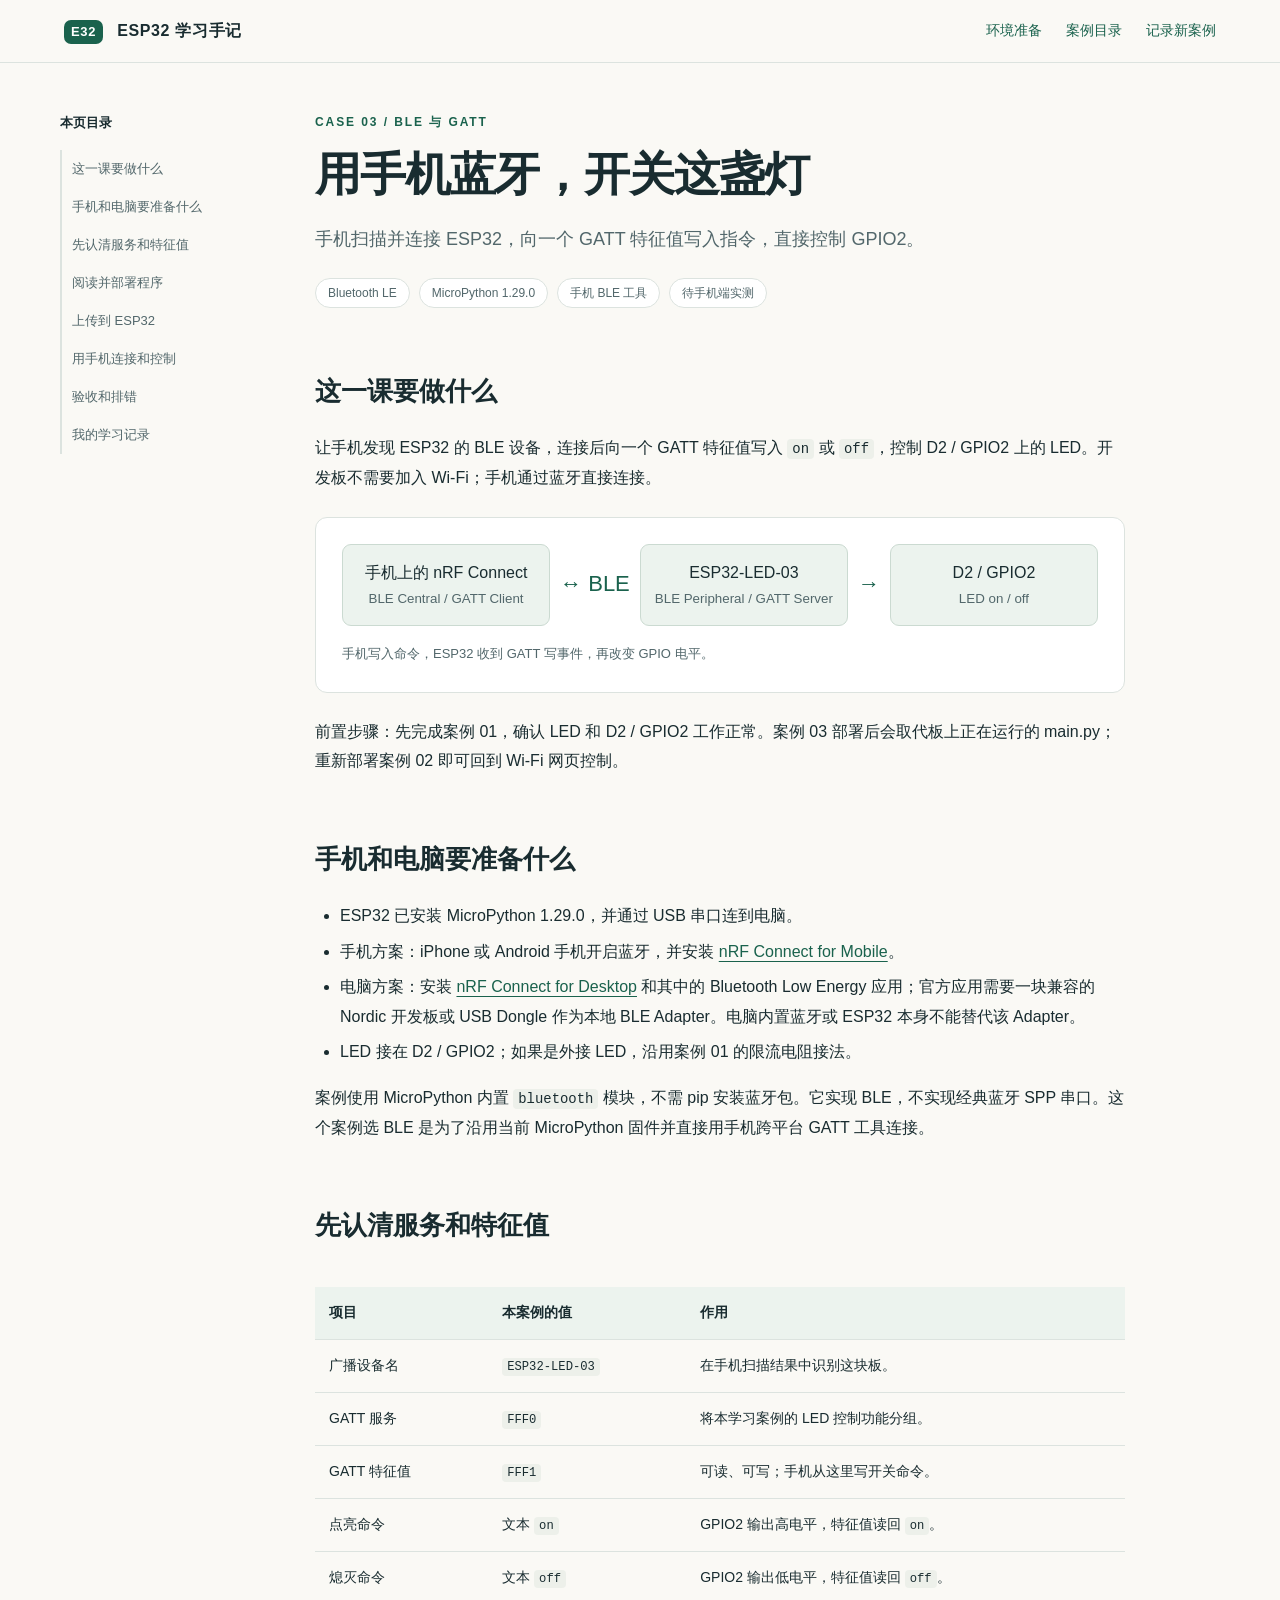
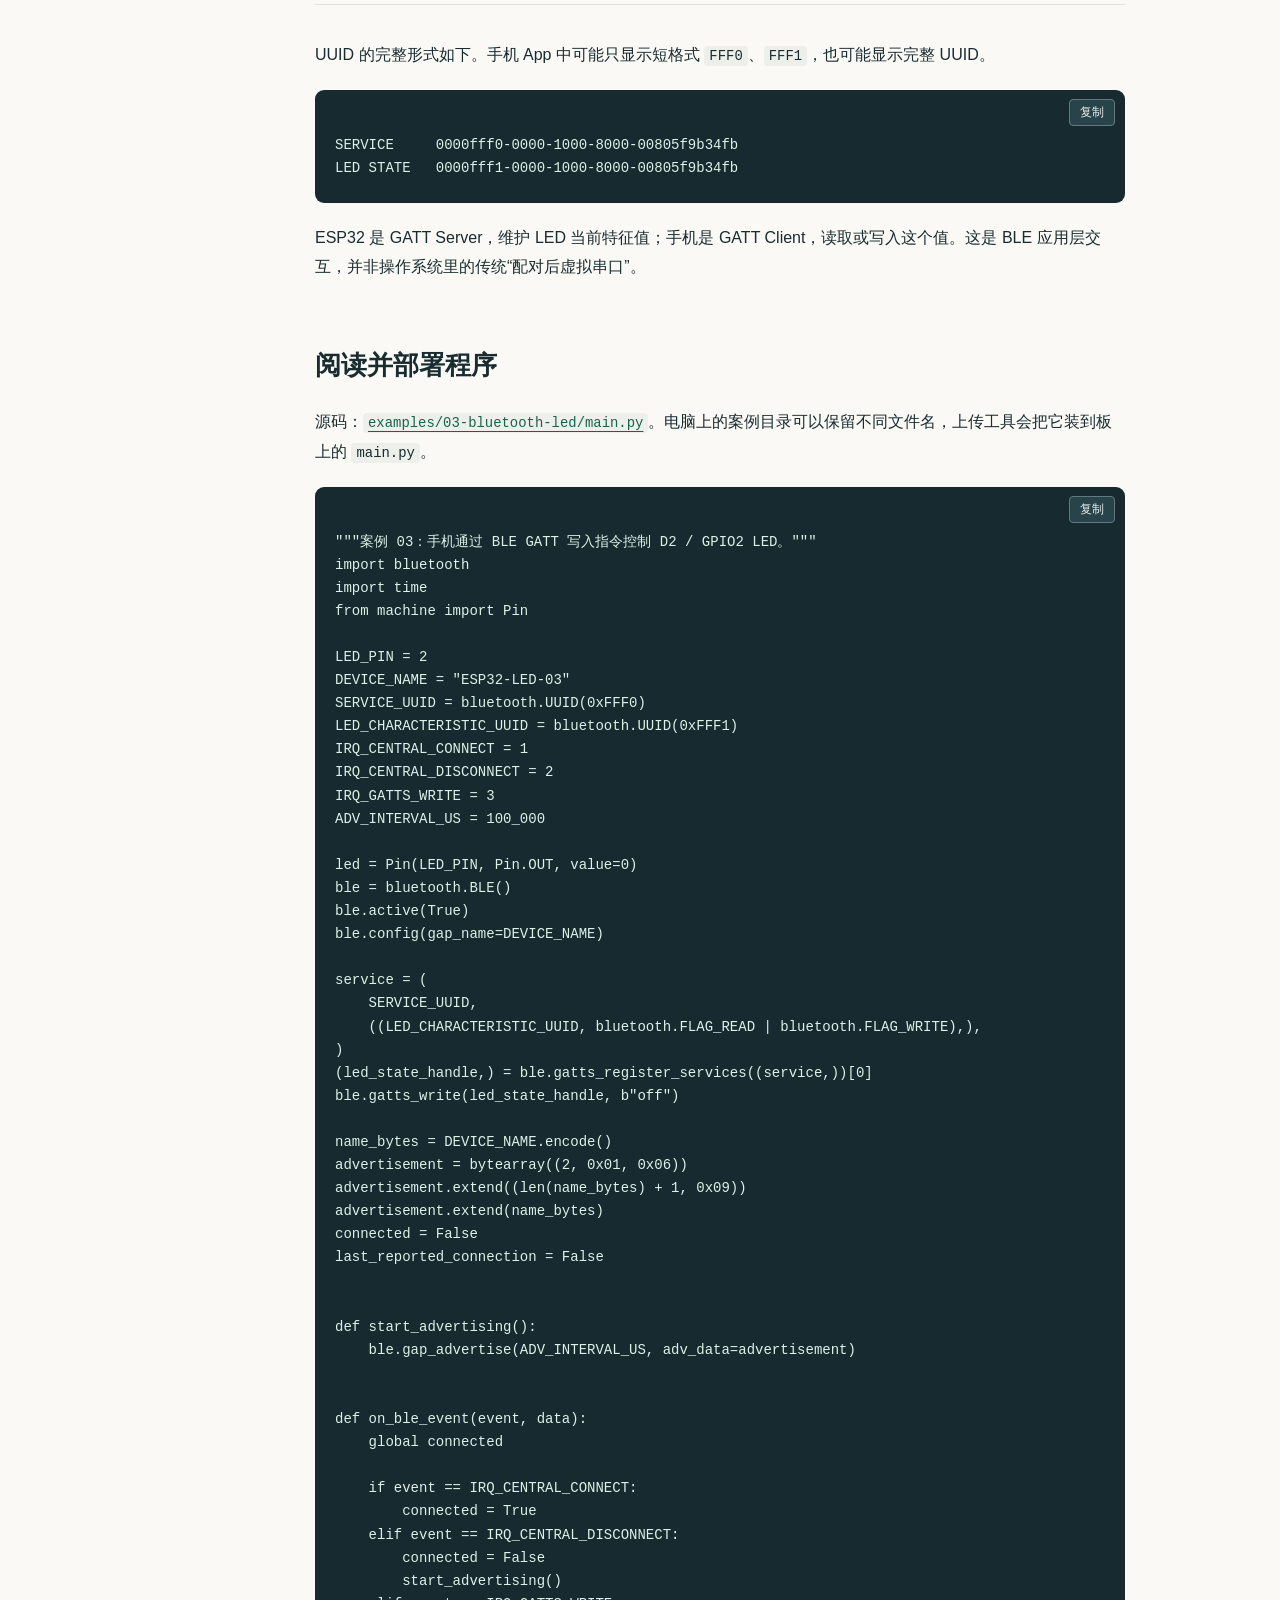
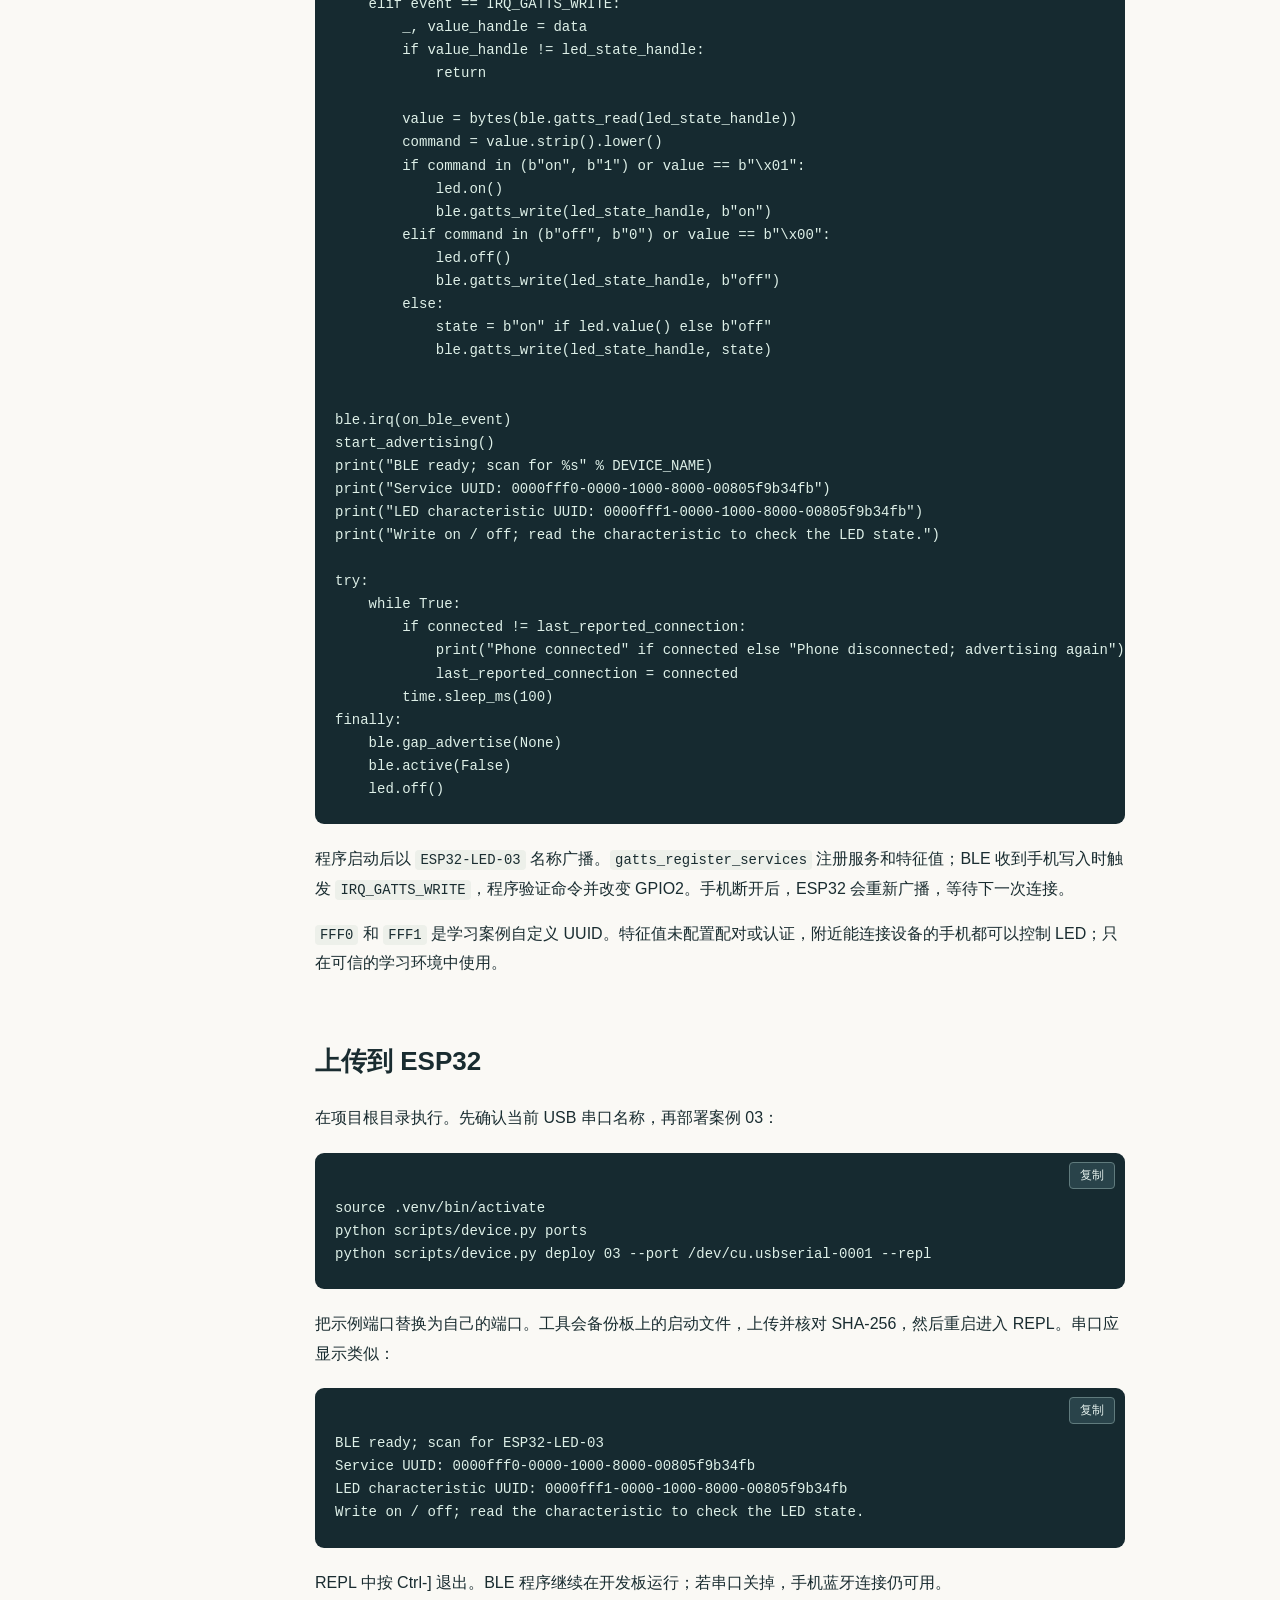
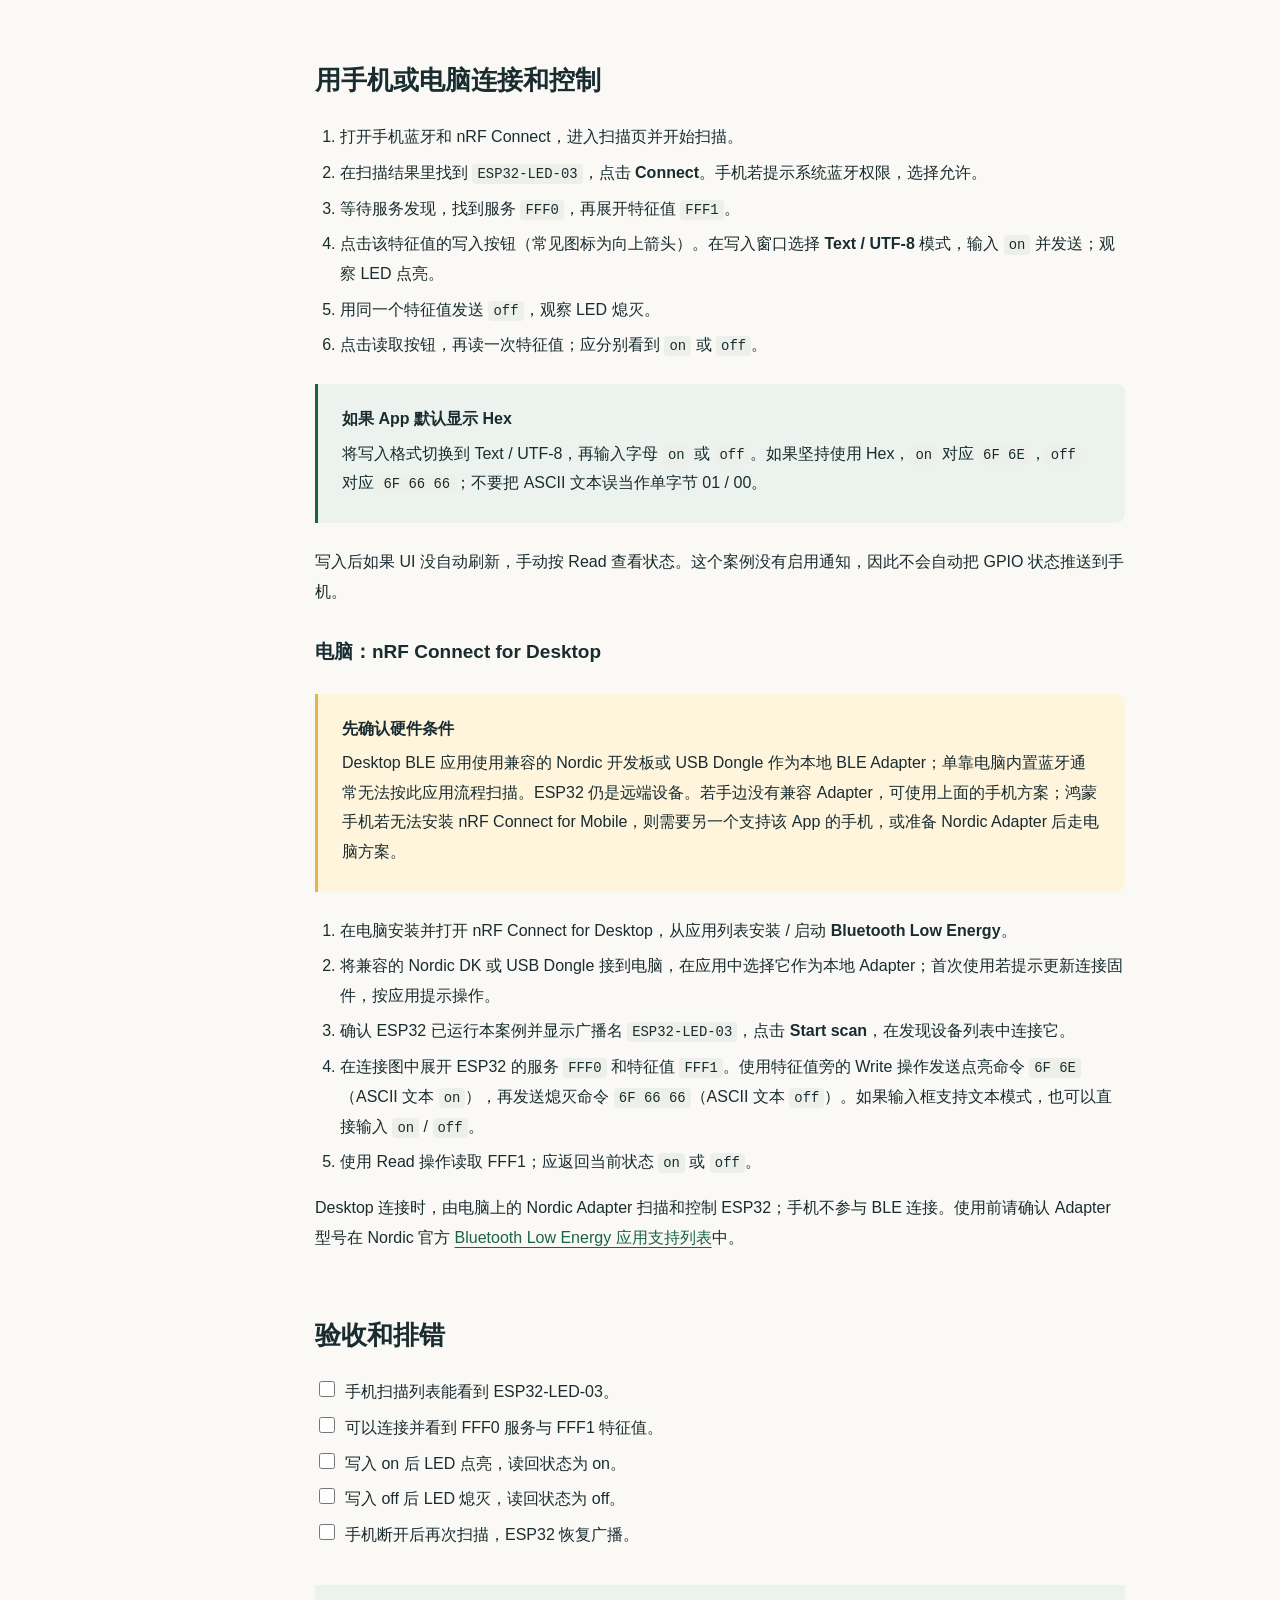
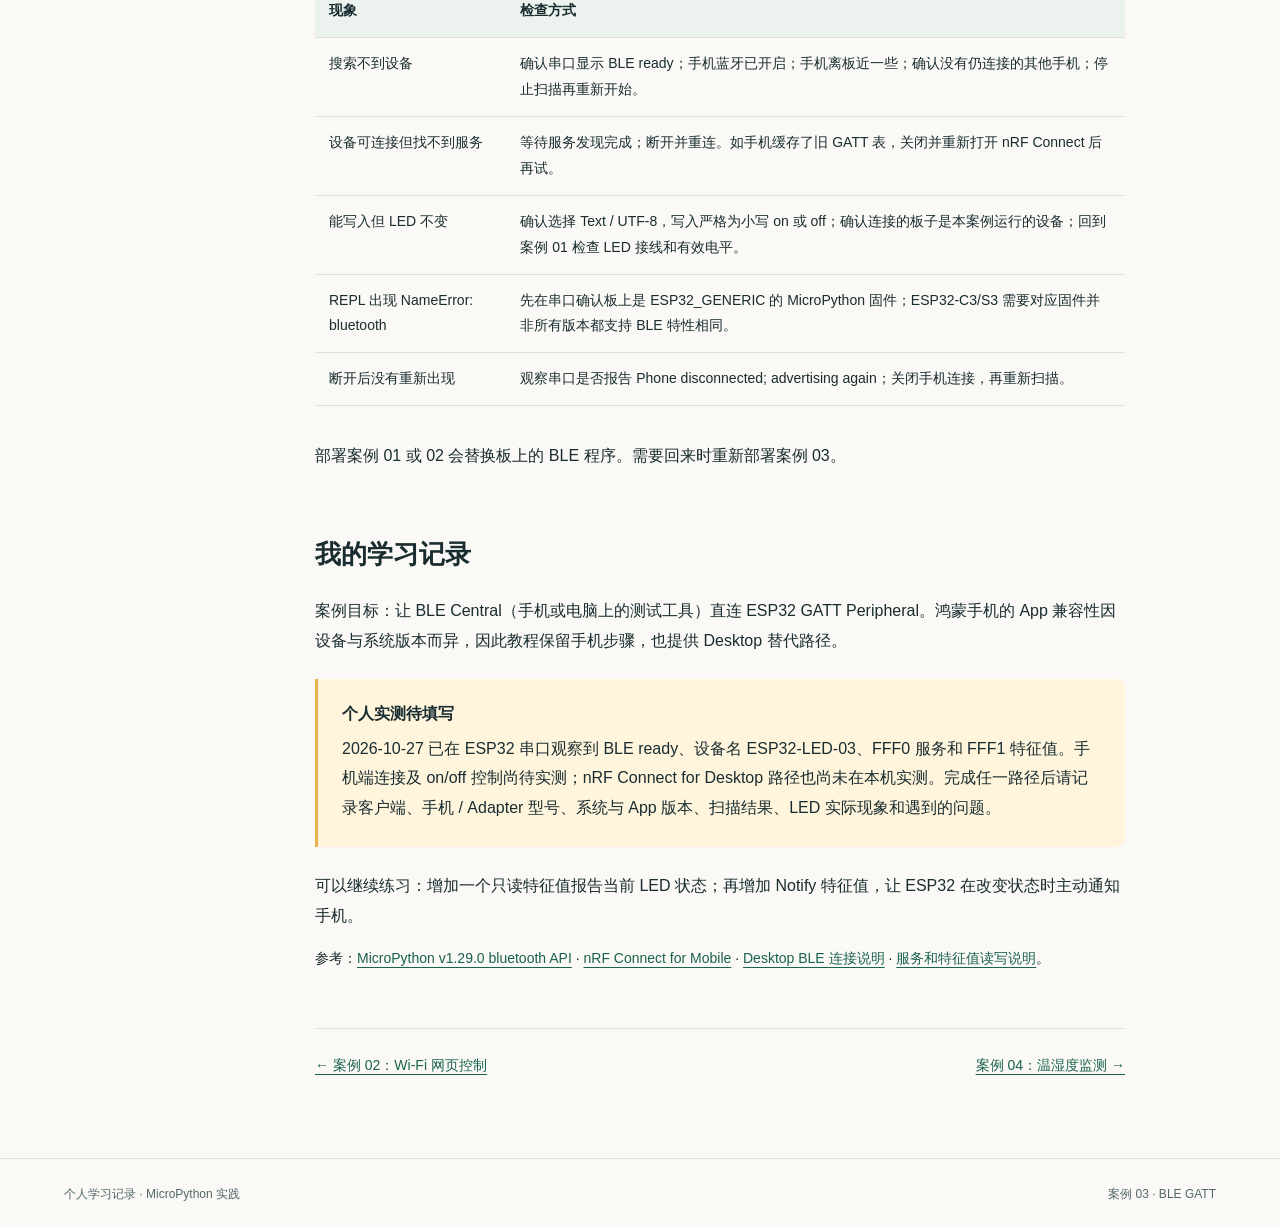
<file: examples/03-bluetooth-led/index.html>
<!doctype html><html lang="zh-CN"><head><meta charset="utf-8"><meta name="viewport" content="width=device-width,initial-scale=1"><meta name="description" content="用 nRF Connect 手机 App 通过 BLE GATT 写入 ESP32 指令，控制 GPIO2 LED。"><title>用手机蓝牙控制 LED · ESP32 学习手记</title><link rel="stylesheet" href="../../docs/assets/tutorial.css"><script defer src="../../docs/assets/tutorial.js"></script></head><body><a class="skip" href="#content">跳到正文</a><header class="topbar"><a class="brand" href="../../index.html"><span>E32</span> ESP32 学习手记</a><nav aria-label="主导航"><a href="../../docs/setup.html">环境准备</a><a href="../../index.html#cases">案例目录</a><a href="../../docs/contributing.html">记录新案例</a></nav></header><div class="layout"><aside class="sidebar" aria-label="本页目录"><p>本页目录</p><a href="#goal">这一课要做什么</a><a href="#prepare">手机和电脑要准备什么</a><a href="#protocol">先认清服务和特征值</a><a href="#code">阅读并部署程序</a><a href="#upload">上传到 ESP32</a><a href="#phone">用手机连接和控制</a><a href="#verify">验收和排错</a><a href="#journal">我的学习记录</a></aside><main id="content"><article><div class="eyebrow">CASE 03 / BLE 与 GATT</div><h1>用手机蓝牙，开关这盏灯</h1><p class="lead">手机扫描并连接 ESP32，向一个 GATT 特征值写入指令，直接控制 GPIO2。</p><div class="meta"><span class="pill">Bluetooth LE</span><span class="pill">MicroPython 1.29.0</span><span class="pill">手机 BLE 工具</span><span class="pill">待手机端实测</span></div><section id="goal"><h2>这一课要做什么</h2><p>让手机发现 ESP32 的 BLE 设备，连接后向一个 GATT 特征值写入 <code>on</code> 或 <code>off</code>，控制 D2 / GPIO2 上的 LED。开发板不需要加入 Wi-Fi；手机通过蓝牙直接连接。</p><div class="diagram"><div class="flow"><div class="node">手机上的 nRF Connect<small>BLE Central / GATT Client</small></div><span class="arrow">↔ BLE</span><div class="node">ESP32-LED-03<small>BLE Peripheral / GATT Server</small></div><span class="arrow">→</span><div class="node">D2 / GPIO2<small>LED on / off</small></div></div><div class="caption">手机写入命令，ESP32 收到 GATT 写事件，再改变 GPIO 电平。</div></div><p>前置步骤：先完成案例 01，确认 LED 和 D2 / GPIO2 工作正常。案例 03 部署后会取代板上正在运行的 main.py；重新部署案例 02 即可回到 Wi-Fi 网页控制。</p></section><section id="prepare"><h2>手机和电脑要准备什么</h2><ul><li>ESP32 已安装 MicroPython 1.29.0，并通过 USB 串口连到电脑。</li><li>手机方案：iPhone 或 Android 手机开启蓝牙，并安装 <a href="https://www.nordicsemi.com/Products/Development-tools/nRF-Connect-for-mobile">nRF Connect for Mobile</a>。</li><li>电脑方案：安装 <a href="https://www.nordicsemi.com/Products/Development-tools/nRF-Connect-for-desktop/Download">nRF Connect for Desktop</a> 和其中的 Bluetooth Low Energy 应用；官方应用需要一块兼容的 Nordic 开发板或 USB Dongle 作为本地 BLE Adapter。电脑内置蓝牙或 ESP32 本身不能替代该 Adapter。</li><li>LED 接在 D2 / GPIO2；如果是外接 LED，沿用案例 01 的限流电阻接法。</li></ul><p>案例使用 MicroPython 内置 <code>bluetooth</code> 模块，不需 pip 安装蓝牙包。它实现 BLE，不实现经典蓝牙 SPP 串口。这个案例选 BLE 是为了沿用当前 MicroPython 固件并直接用手机跨平台 GATT 工具连接。</p></section><section id="protocol"><h2>先认清服务和特征值</h2><div class="table-wrap"><table><thead><tr><th>项目</th><th>本案例的值</th><th>作用</th></tr></thead><tbody><tr><td>广播设备名</td><td><code>ESP32-LED-03</code></td><td>在手机扫描结果中识别这块板。</td></tr><tr><td>GATT 服务</td><td><code>FFF0</code></td><td>将本学习案例的 LED 控制功能分组。</td></tr><tr><td>GATT 特征值</td><td><code>FFF1</code></td><td>可读、可写；手机从这里写开关命令。</td></tr><tr><td>点亮命令</td><td>文本 <code>on</code></td><td>GPIO2 输出高电平，特征值读回 <code>on</code>。</td></tr><tr><td>熄灭命令</td><td>文本 <code>off</code></td><td>GPIO2 输出低电平，特征值读回 <code>off</code>。</td></tr></tbody></table></div><p>UUID 的完整形式如下。手机 App 中可能只显示短格式 <code>FFF0</code>、<code>FFF1</code>，也可能显示完整 UUID。</p><pre data-copy><code class="language-text">SERVICE     0000fff0-0000-1000-8000-00805f9b34fb
LED STATE   0000fff1-0000-1000-8000-00805f9b34fb</code></pre><p>ESP32 是 GATT Server，维护 LED 当前特征值；手机是 GATT Client，读取或写入这个值。这是 BLE 应用层交互，并非操作系统里的传统“配对后虚拟串口”。</p></section><section id="code"><h2>阅读并部署程序</h2><p>源码：<a href="main.py" download><code>examples/03-bluetooth-led/main.py</code></a>。电脑上的案例目录可以保留不同文件名，上传工具会把它装到板上的 <code>main.py</code>。</p><pre data-copy><code class="language-python">&quot;&quot;&quot;案例 03：手机通过 BLE GATT 写入指令控制 D2 / GPIO2 LED。&quot;&quot;&quot;
import bluetooth
import time
from machine import Pin

LED_PIN = 2
DEVICE_NAME = &quot;ESP32-LED-03&quot;
SERVICE_UUID = bluetooth.UUID(0xFFF0)
LED_CHARACTERISTIC_UUID = bluetooth.UUID(0xFFF1)
IRQ_CENTRAL_CONNECT = 1
IRQ_CENTRAL_DISCONNECT = 2
IRQ_GATTS_WRITE = 3
ADV_INTERVAL_US = 100_000

led = Pin(LED_PIN, Pin.OUT, value=0)
ble = bluetooth.BLE()
ble.active(True)
ble.config(gap_name=DEVICE_NAME)

service = (
    SERVICE_UUID,
    ((LED_CHARACTERISTIC_UUID, bluetooth.FLAG_READ | bluetooth.FLAG_WRITE),),
)
(led_state_handle,) = ble.gatts_register_services((service,))[0]
ble.gatts_write(led_state_handle, b&quot;off&quot;)

name_bytes = DEVICE_NAME.encode()
advertisement = bytearray((2, 0x01, 0x06))
advertisement.extend((len(name_bytes) + 1, 0x09))
advertisement.extend(name_bytes)
connected = False
last_reported_connection = False


def start_advertising():
    ble.gap_advertise(ADV_INTERVAL_US, adv_data=advertisement)


def on_ble_event(event, data):
    global connected

    if event == IRQ_CENTRAL_CONNECT:
        connected = True
    elif event == IRQ_CENTRAL_DISCONNECT:
        connected = False
        start_advertising()
    elif event == IRQ_GATTS_WRITE:
        _, value_handle = data
        if value_handle != led_state_handle:
            return

        value = bytes(ble.gatts_read(led_state_handle))
        command = value.strip().lower()
        if command in (b&quot;on&quot;, b&quot;1&quot;) or value == b&quot;\x01&quot;:
            led.on()
            ble.gatts_write(led_state_handle, b&quot;on&quot;)
        elif command in (b&quot;off&quot;, b&quot;0&quot;) or value == b&quot;\x00&quot;:
            led.off()
            ble.gatts_write(led_state_handle, b&quot;off&quot;)
        else:
            state = b&quot;on&quot; if led.value() else b&quot;off&quot;
            ble.gatts_write(led_state_handle, state)


ble.irq(on_ble_event)
start_advertising()
print(&quot;BLE ready; scan for %s&quot; % DEVICE_NAME)
print(&quot;Service UUID: 0000fff0-0000-1000-8000-00805f9b34fb&quot;)
print(&quot;LED characteristic UUID: 0000fff1-0000-1000-8000-00805f9b34fb&quot;)
print(&quot;Write on / off; read the characteristic to check the LED state.&quot;)

try:
    while True:
        if connected != last_reported_connection:
            print(&quot;Phone connected&quot; if connected else &quot;Phone disconnected; advertising again&quot;)
            last_reported_connection = connected
        time.sleep_ms(100)
finally:
    ble.gap_advertise(None)
    ble.active(False)
    led.off()</code></pre><p>程序启动后以 <code>ESP32-LED-03</code> 名称广播。<code>gatts_register_services</code> 注册服务和特征值；BLE 收到手机写入时触发 <code>IRQ_GATTS_WRITE</code>，程序验证命令并改变 GPIO2。手机断开后，ESP32 会重新广播，等待下一次连接。</p><p><code>FFF0</code> 和 <code>FFF1</code> 是学习案例自定义 UUID。特征值未配置配对或认证，附近能连接设备的手机都可以控制 LED；只在可信的学习环境中使用。</p></section><section id="upload"><h2>上传到 ESP32</h2><p>在项目根目录执行。先确认当前 USB 串口名称，再部署案例 03：</p><pre data-copy><code class="language-bash">source .venv/bin/activate
python scripts/device.py ports
python scripts/device.py deploy 03 --port /dev/cu.usbserial-0001 --repl</code></pre><p>把示例端口替换为自己的端口。工具会备份板上的启动文件，上传并核对 SHA-256，然后重启进入 REPL。串口应显示类似：</p><pre data-copy><code class="language-text">BLE ready; scan for ESP32-LED-03
Service UUID: 0000fff0-0000-1000-8000-00805f9b34fb
LED characteristic UUID: 0000fff1-0000-1000-8000-00805f9b34fb
Write on / off; read the characteristic to check the LED state.</code></pre><p>REPL 中按 Ctrl-] 退出。BLE 程序继续在开发板运行；若串口关掉，手机蓝牙连接仍可用。</p></section><section id="phone"><h2>用手机或电脑连接和控制</h2><ol><li>打开手机蓝牙和 nRF Connect，进入扫描页并开始扫描。</li><li>在扫描结果里找到 <code>ESP32-LED-03</code>，点击 <strong>Connect</strong>。手机若提示系统蓝牙权限，选择允许。</li><li>等待服务发现，找到服务 <code>FFF0</code>，再展开特征值 <code>FFF1</code>。</li><li>点击该特征值的写入按钮（常见图标为向上箭头）。在写入窗口选择 <strong>Text / UTF-8</strong> 模式，输入 <code>on</code> 并发送；观察 LED 点亮。</li><li>用同一个特征值发送 <code>off</code>，观察 LED 熄灭。</li><li>点击读取按钮，再读一次特征值；应分别看到 <code>on</code> 或 <code>off</code>。</li></ol><div class="note"><strong>如果 App 默认显示 Hex</strong><p>将写入格式切换到 Text / UTF-8，再输入字母 <code>on</code> 或 <code>off</code>。如果坚持使用 Hex，<code>on</code> 对应 <code>6F 6E</code>，<code>off</code> 对应 <code>6F 66 66</code>；不要把 ASCII 文本误当作单字节 01 / 00。</p></div><p>写入后如果 UI 没自动刷新，手动按 Read 查看状态。这个案例没有启用通知，因此不会自动把 GPIO 状态推送到手机。</p><h3>电脑：nRF Connect for Desktop</h3><div class="note amber"><strong>先确认硬件条件</strong><p>Desktop BLE 应用使用兼容的 Nordic 开发板或 USB Dongle 作为本地 BLE Adapter；单靠电脑内置蓝牙通常无法按此应用流程扫描。ESP32 仍是远端设备。若手边没有兼容 Adapter，可使用上面的手机方案；鸿蒙手机若无法安装 nRF Connect for Mobile，则需要另一个支持该 App 的手机，或准备 Nordic Adapter 后走电脑方案。</p></div><ol><li>在电脑安装并打开 nRF Connect for Desktop，从应用列表安装 / 启动 <strong>Bluetooth Low Energy</strong>。</li><li>将兼容的 Nordic DK 或 USB Dongle 接到电脑，在应用中选择它作为本地 Adapter；首次使用若提示更新连接固件，按应用提示操作。</li><li>确认 ESP32 已运行本案例并显示广播名 <code>ESP32-LED-03</code>，点击 <strong>Start scan</strong>，在发现设备列表中连接它。</li><li>在连接图中展开 ESP32 的服务 <code>FFF0</code> 和特征值 <code>FFF1</code>。使用特征值旁的 Write 操作发送点亮命令 <code>6F 6E</code>（ASCII 文本 <code>on</code>），再发送熄灭命令 <code>6F 66 66</code>（ASCII 文本 <code>off</code>）。如果输入框支持文本模式，也可以直接输入 <code>on</code> / <code>off</code>。</li><li>使用 Read 操作读取 FFF1；应返回当前状态 <code>on</code> 或 <code>off</code>。</li></ol><p>Desktop 连接时，由电脑上的 Nordic Adapter 扫描和控制 ESP32；手机不参与 BLE 连接。使用前请确认 Adapter 型号在 Nordic 官方 <a href="https://docs.nordicsemi.com/r/bundle/nrf-connect-for-desktop/page/app/pc-nrfconnect-ble/supported_devices.html">Bluetooth Low Energy 应用支持列表</a>中。</p></section><section id="verify"><h2>验收和排错</h2><ul class="checklist"><li><label><input type="checkbox">手机扫描列表能看到 ESP32-LED-03。</label></li><li><label><input type="checkbox">可以连接并看到 FFF0 服务与 FFF1 特征值。</label></li><li><label><input type="checkbox">写入 on 后 LED 点亮，读回状态为 on。</label></li><li><label><input type="checkbox">写入 off 后 LED 熄灭，读回状态为 off。</label></li><li><label><input type="checkbox">手机断开后再次扫描，ESP32 恢复广播。</label></li></ul><div class="table-wrap"><table><thead><tr><th>现象</th><th>检查方式</th></tr></thead><tbody><tr><td>搜索不到设备</td><td>确认串口显示 BLE ready；手机蓝牙已开启；手机离板近一些；确认没有仍连接的其他手机；停止扫描再重新开始。</td></tr><tr><td>设备可连接但找不到服务</td><td>等待服务发现完成；断开并重连。如手机缓存了旧 GATT 表，关闭并重新打开 nRF Connect 后再试。</td></tr><tr><td>能写入但 LED 不变</td><td>确认选择 Text / UTF-8，写入严格为小写 on 或 off；确认连接的板子是本案例运行的设备；回到案例 01 检查 LED 接线和有效电平。</td></tr><tr><td>REPL 出现 NameError: bluetooth</td><td>先在串口确认板上是 ESP32_GENERIC 的 MicroPython 固件；ESP32-C3/S3 需要对应固件并非所有版本都支持 BLE 特性相同。</td></tr><tr><td>断开后没有重新出现</td><td>观察串口是否报告 Phone disconnected; advertising again；关闭手机连接，再重新扫描。</td></tr></tbody></table></div><p>部署案例 01 或 02 会替换板上的 BLE 程序。需要回来时重新部署案例 03。</p></section><section id="journal"><h2>我的学习记录</h2><p>案例目标：让 BLE Central（手机或电脑上的测试工具）直连 ESP32 GATT Peripheral。鸿蒙手机的 App 兼容性因设备与系统版本而异，因此教程保留手机步骤，也提供 Desktop 替代路径。</p><div class="note amber"><strong>个人实测待填写</strong><p>2026-10-27 已在 ESP32 串口观察到 BLE ready、设备名 ESP32-LED-03、FFF0 服务和 FFF1 特征值。手机端连接及 on/off 控制尚待实测；nRF Connect for Desktop 路径也尚未在本机实测。完成任一路径后请记录客户端、手机 / Adapter 型号、系统与 App 版本、扫描结果、LED 实际现象和遇到的问题。</p></div><p>可以继续练习：增加一个只读特征值报告当前 LED 状态；再增加 Notify 特征值，让 ESP32 在改变状态时主动通知手机。</p><p class="references">参考：<a href="https://docs.micropython.org/en/v1.29.0/library/bluetooth.html">MicroPython v1.29.0 bluetooth API</a> · <a href="https://www.nordicsemi.com/Products/Development-tools/nRF-Connect-for-mobile">nRF Connect for Mobile</a> · <a href="https://docs.nordicsemi.com/r/bundle/nrf-connect-for-desktop/page/app/pc-nrfconnect-ble/connecting_devices.html">Desktop BLE 连接说明</a> · <a href="https://docs.nordicsemi.com/r/bundle/nrf-connect-for-desktop/page/app/pc-nrfconnect-ble/service_discovery.html">服务和特征值读写说明</a>。</p></section><nav class="pager" aria-label="章节导航"><a href="../02-wifi-led/index.html">← 案例 02：Wi-Fi 网页控制</a><a href="../04-temperature-humidity/index.html">案例 04：温湿度监测 →</a></nav></article></main></div><footer class="footer"><span>个人学习记录 · MicroPython 实践</span><span>案例 03 · BLE GATT</span></footer></body></html>
</file>
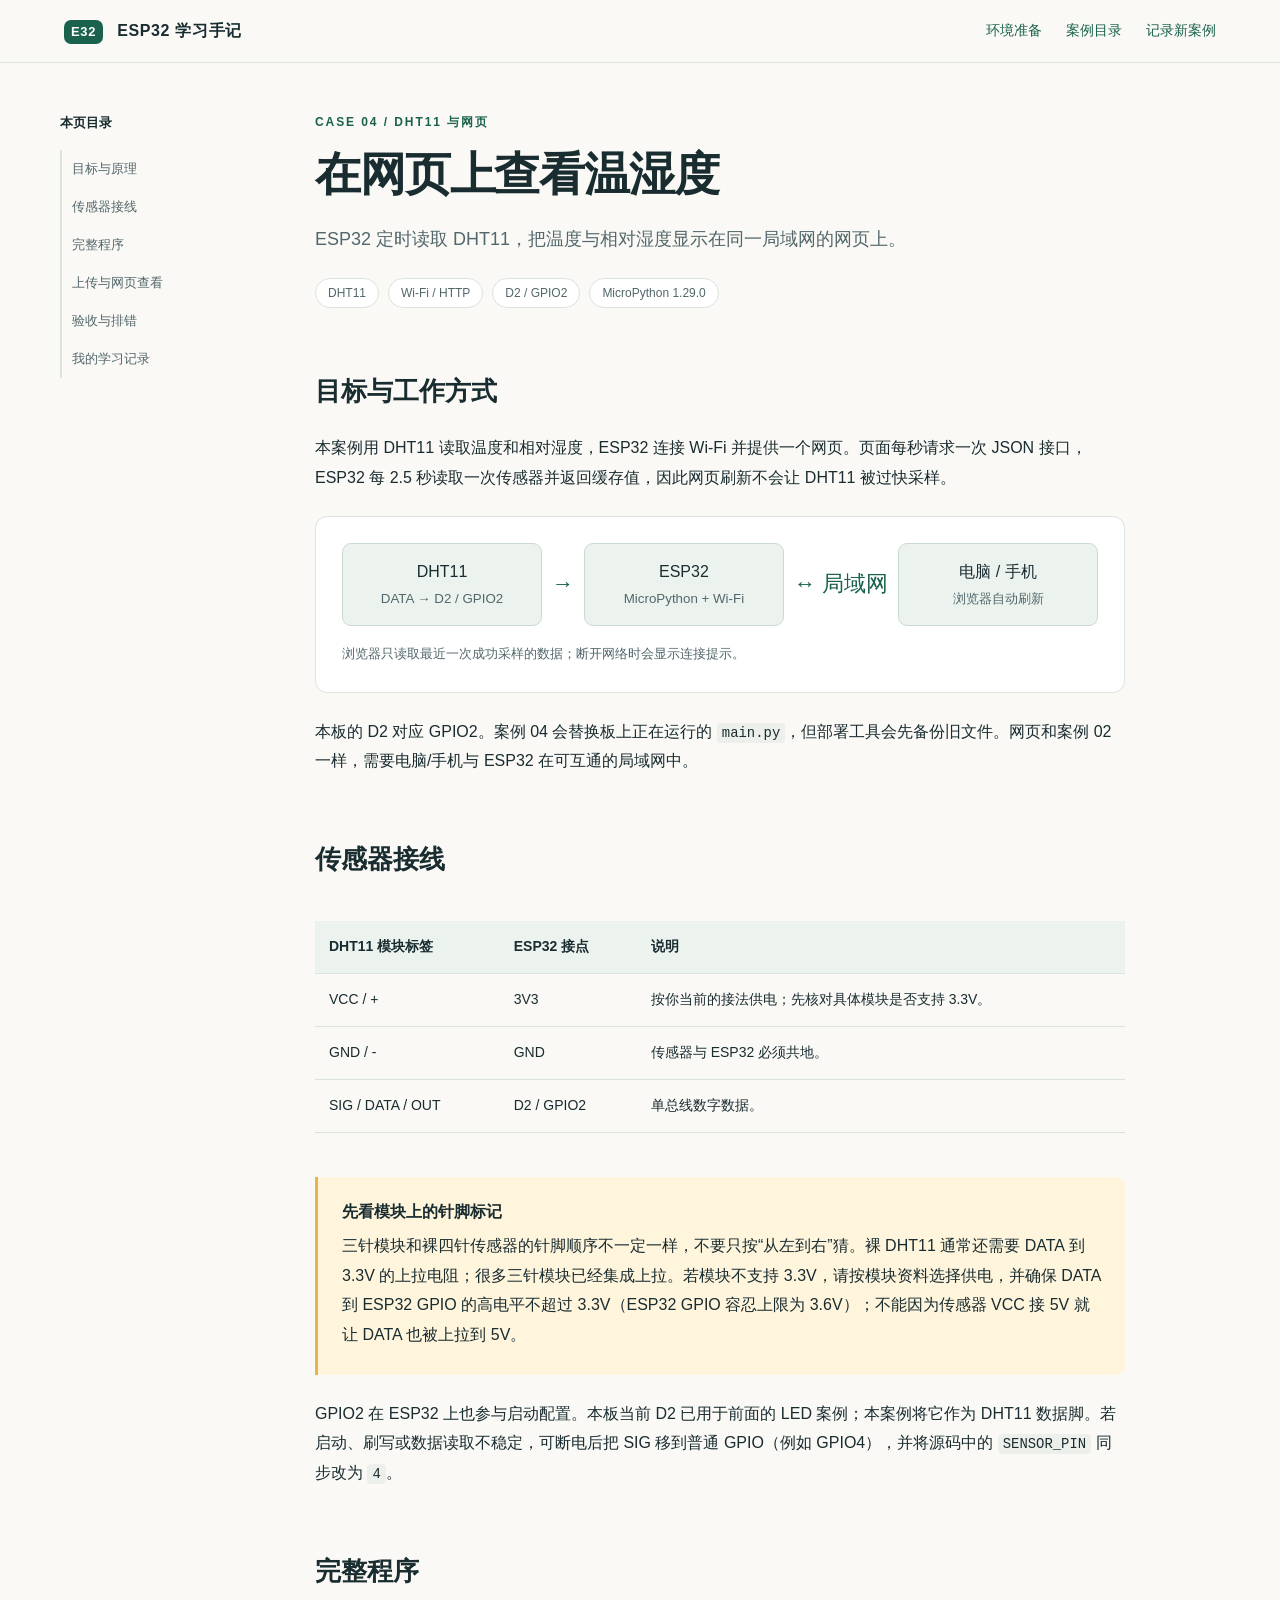
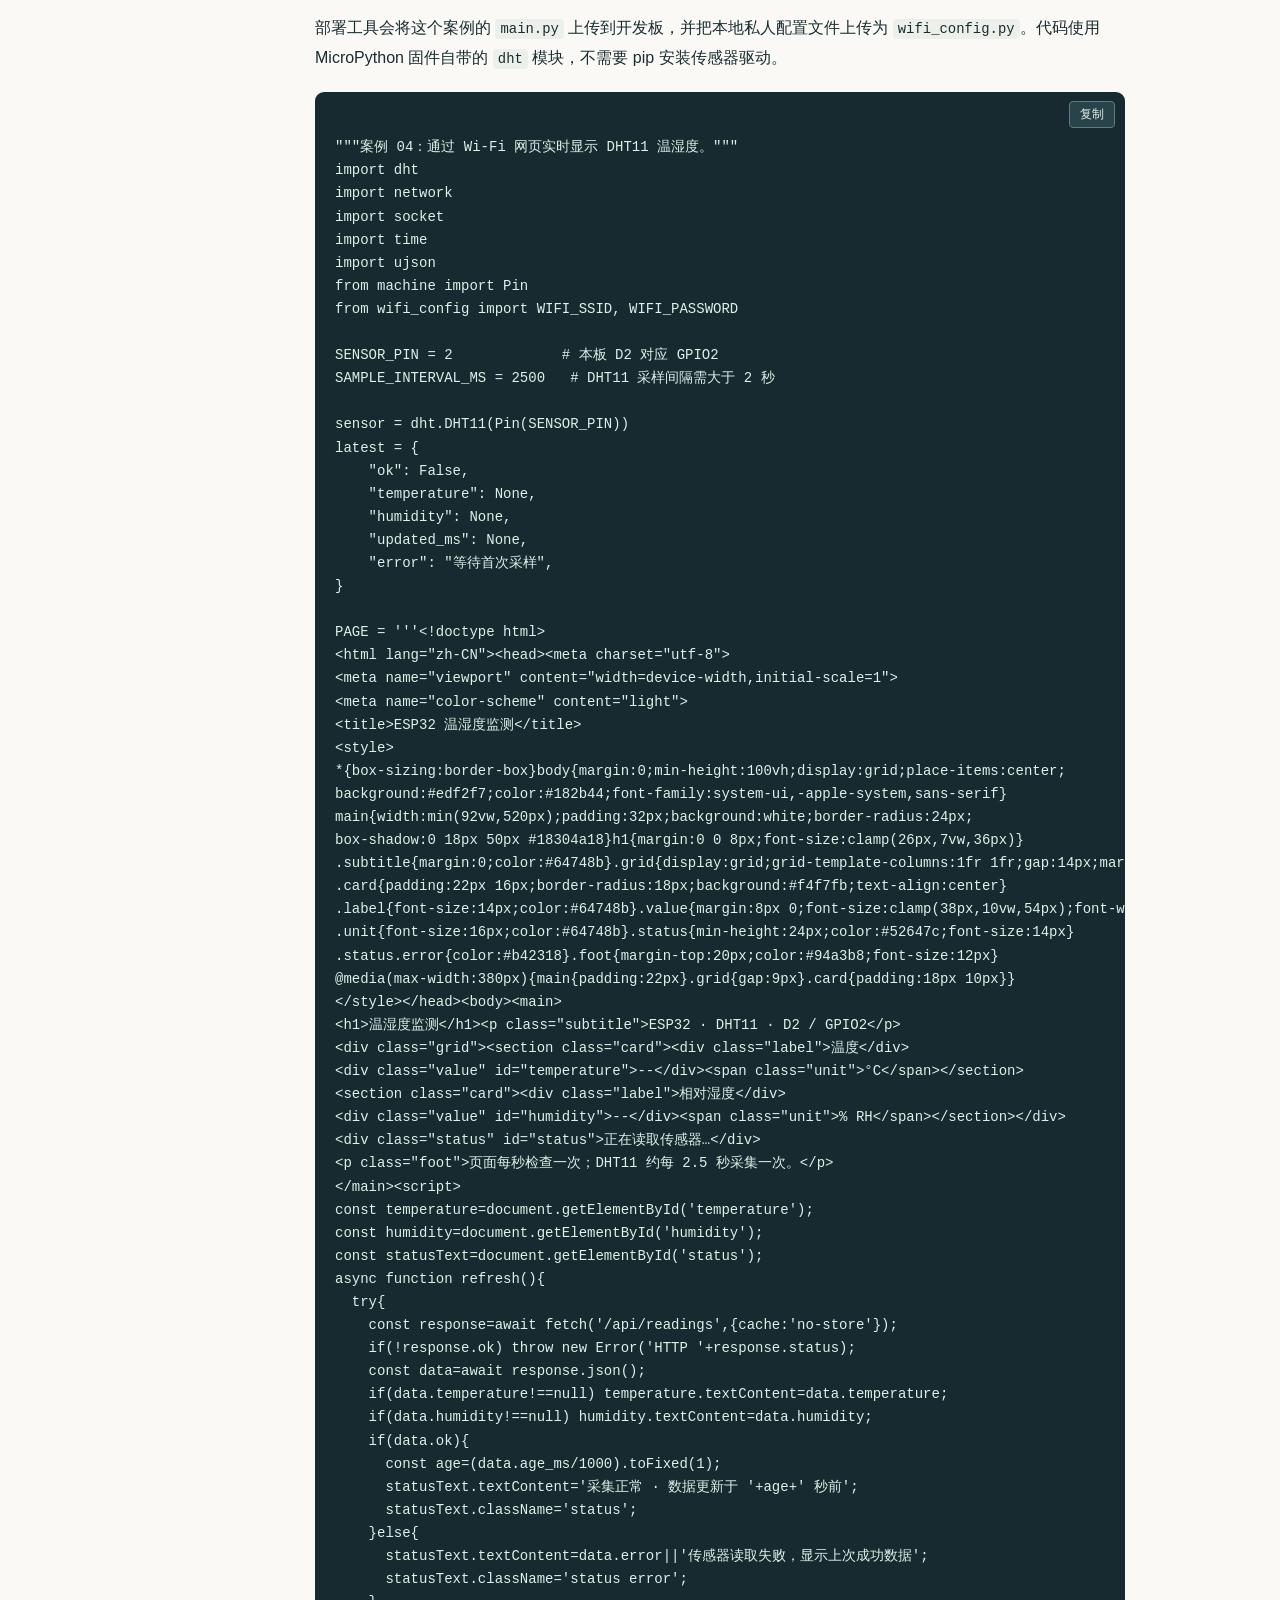
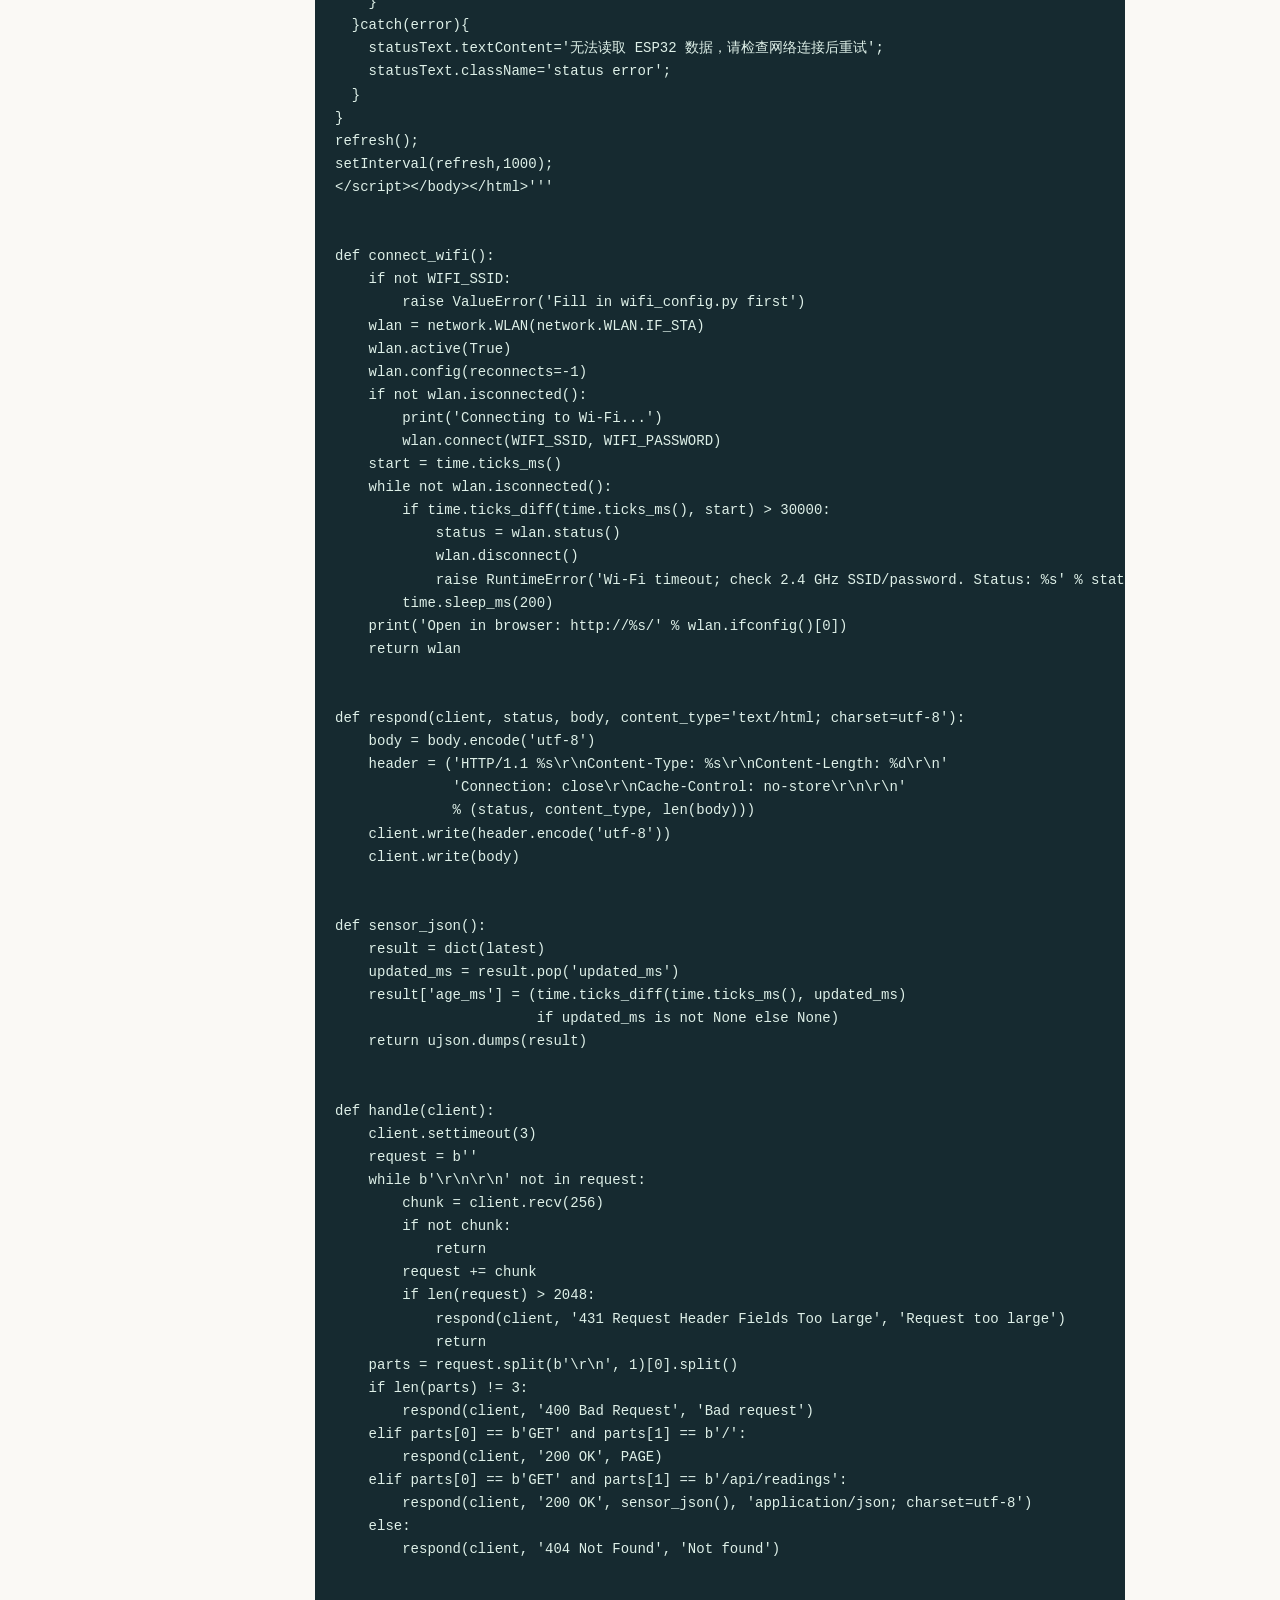
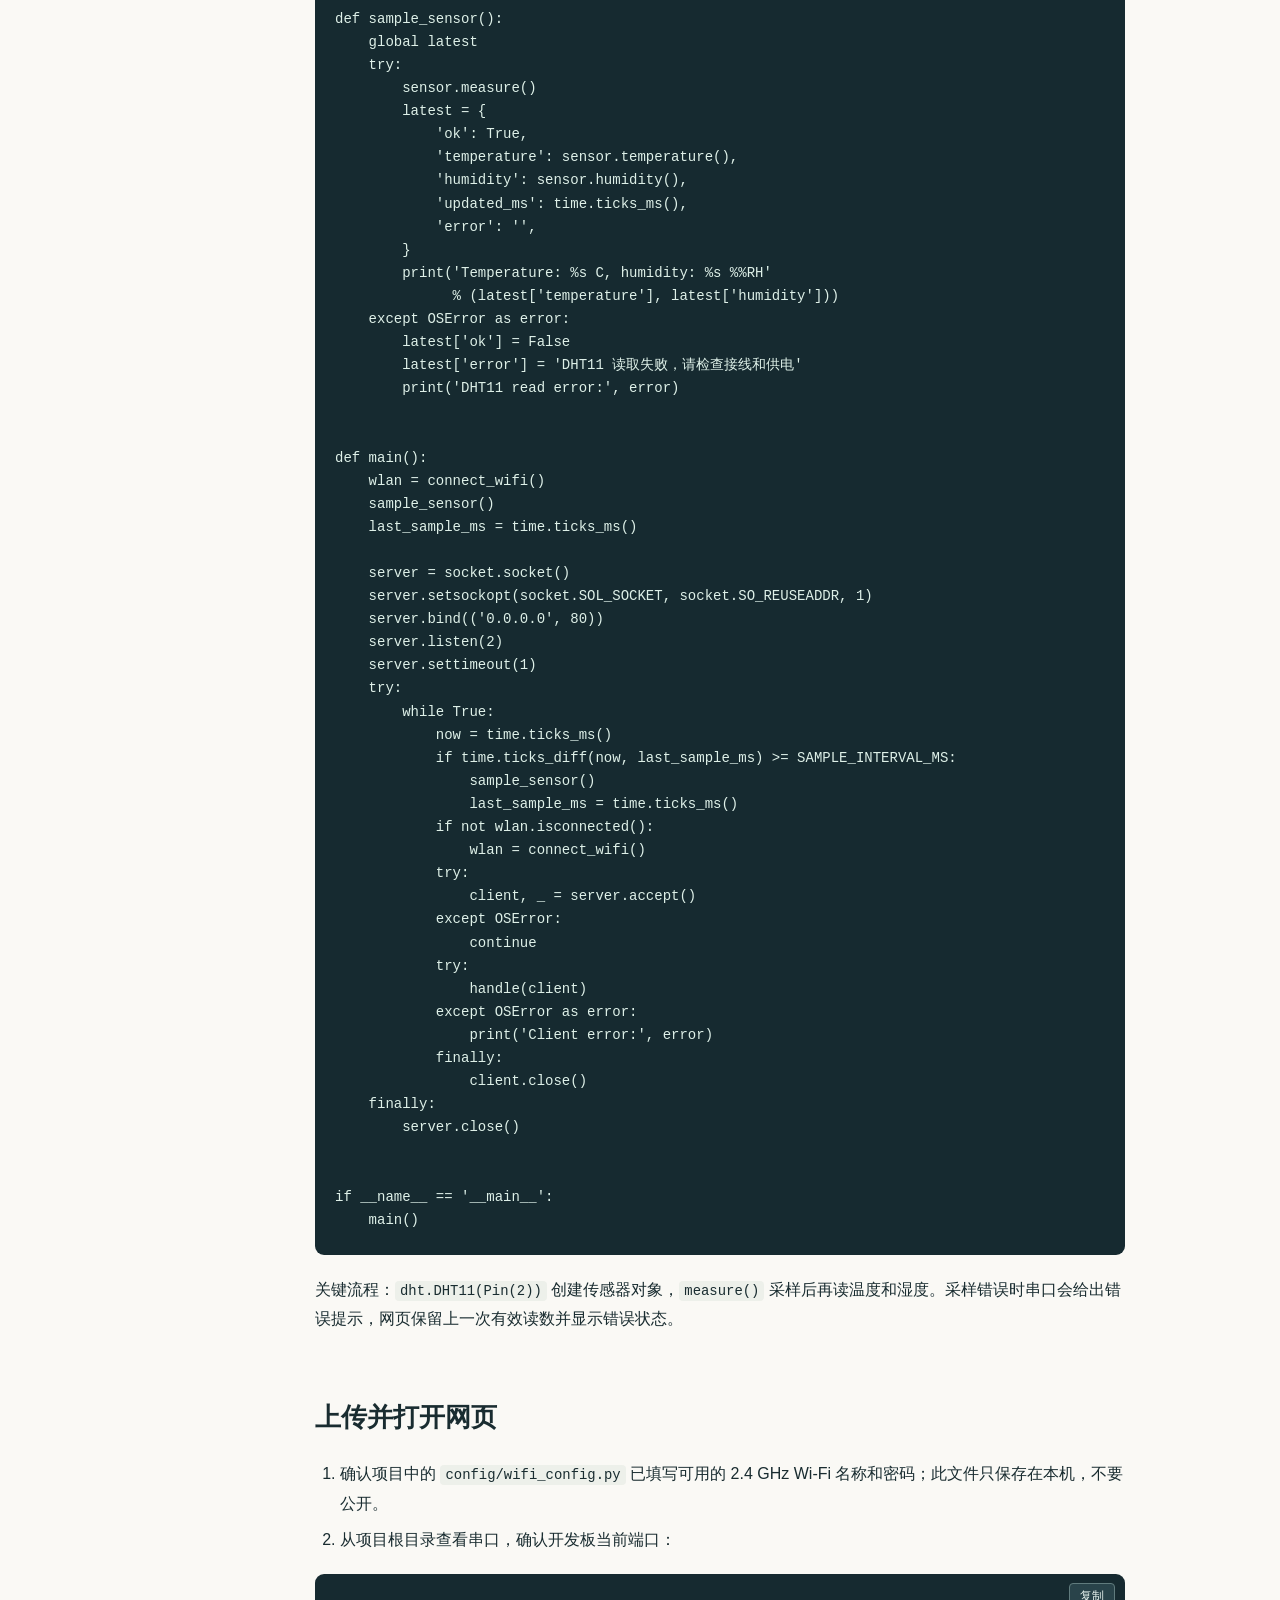
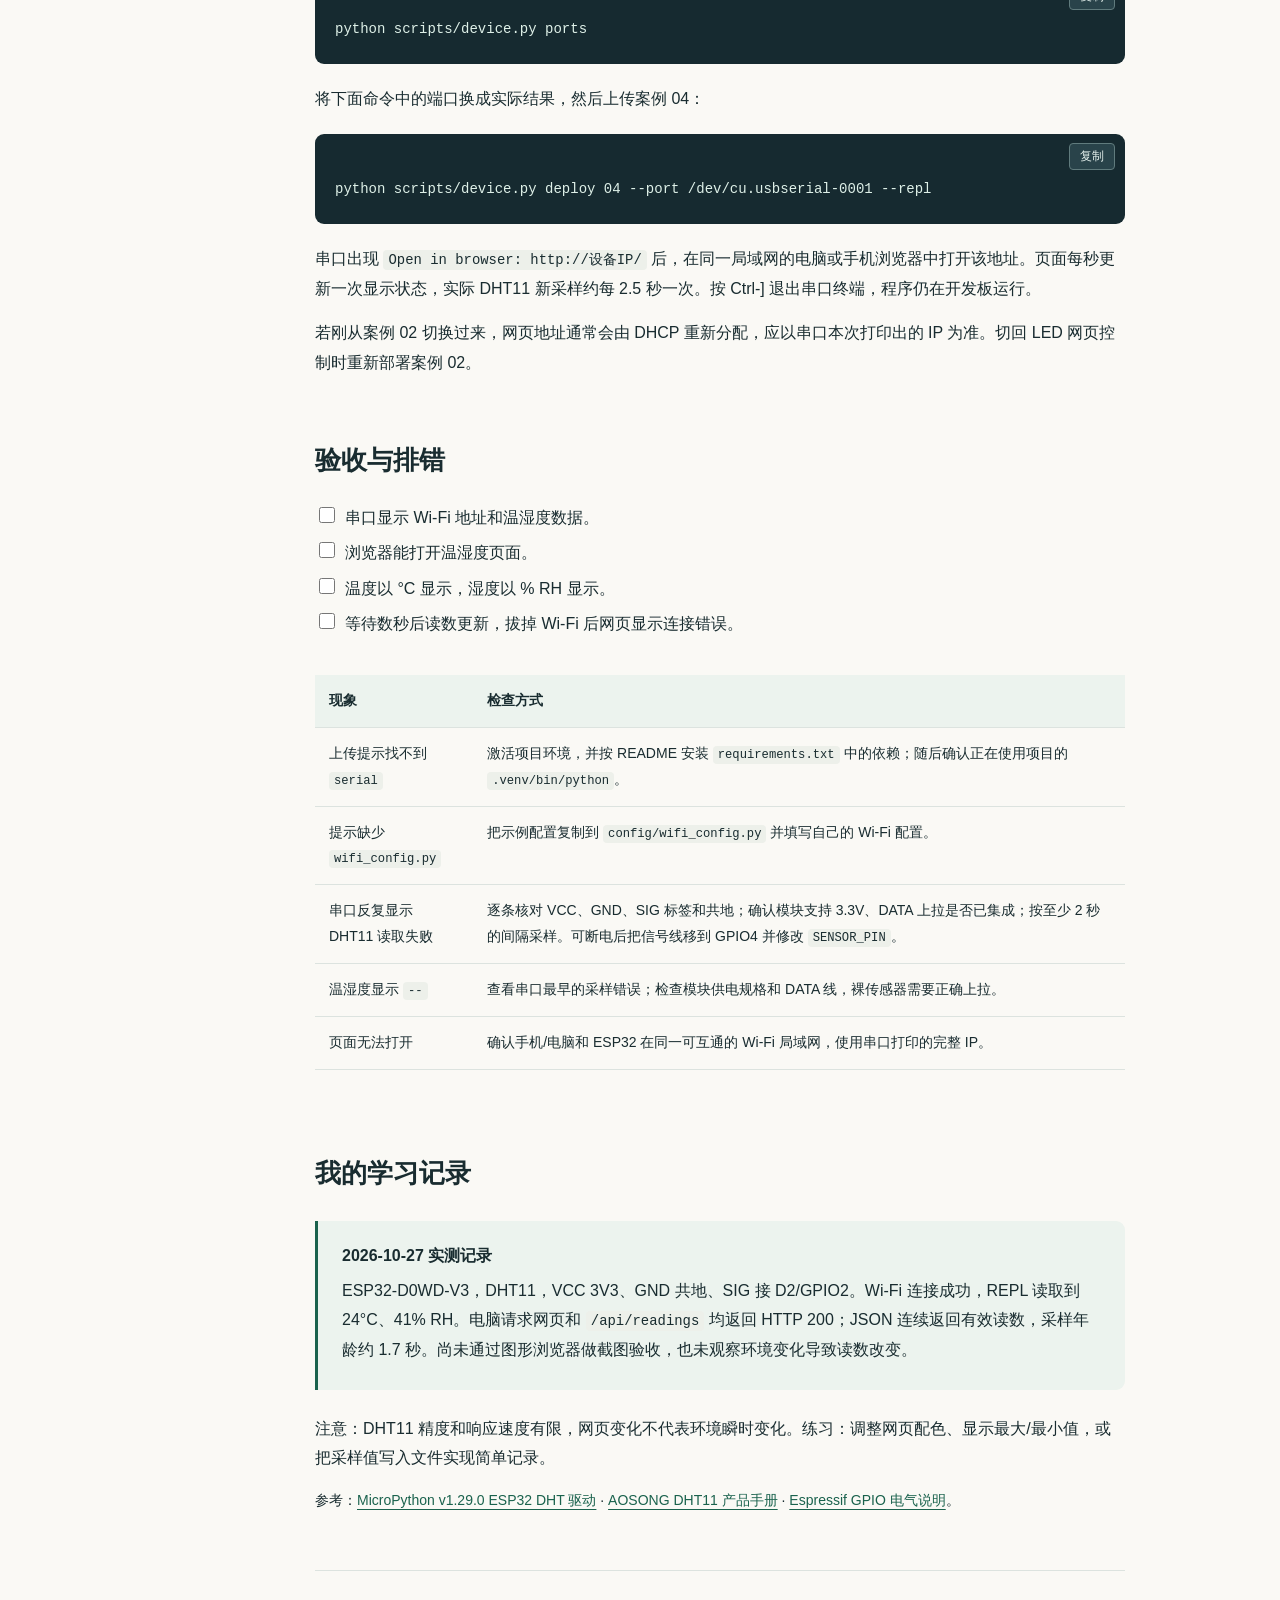
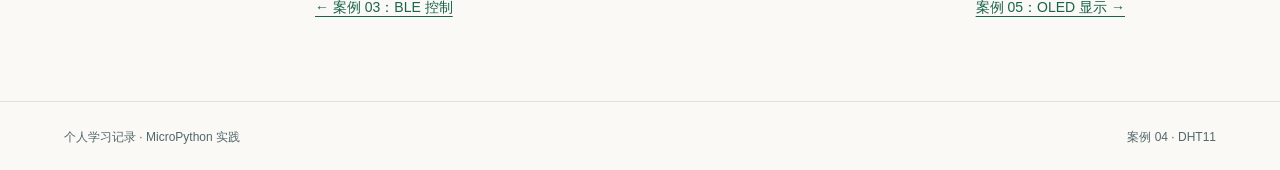
<file: examples/04-temperature-humidity/index.html>
<!doctype html>
<html lang="zh-CN"><head><meta charset="utf-8"><meta name="viewport" content="width=device-width,initial-scale=1">
<meta name="description" content="使用 ESP32 和 DHT11，通过局域网网页周期显示温湿度。">
<title>案例 04：网页温湿度监测 · ESP32 学习手记</title>
<link rel="stylesheet" href="../../docs/assets/tutorial.css"><script defer src="../../docs/assets/tutorial.js"></script></head>
<body><a class="skip" href="#content">跳到正文</a><header class="topbar">
<a class="brand" href="../../index.html"><span>E32</span> ESP32 学习手记</a>
<nav aria-label="主导航"><a href="../../docs/setup.html">环境准备</a><a href="../../index.html#cases">案例目录</a><a href="../../docs/contributing.html">记录新案例</a></nav></header>
<div class="layout"><aside class="sidebar" aria-label="本页目录"><p>本页目录</p>
<a href="#goal">目标与原理</a><a href="#wiring">传感器接线</a><a href="#code">完整程序</a><a href="#deploy">上传与网页查看</a><a href="#verify">验收与排错</a><a href="#journal">我的学习记录</a></aside>
<main id="content"><article><div class="eyebrow">CASE 04 / DHT11 与网页</div>
<h1>在网页上查看温湿度</h1><p class="lead">ESP32 定时读取 DHT11，把温度与相对湿度显示在同一局域网的网页上。</p>
<div class="meta"><span class="pill">DHT11</span><span class="pill">Wi-Fi / HTTP</span><span class="pill">D2 / GPIO2</span><span class="pill">MicroPython 1.29.0</span></div>
<section id="goal"><h2>目标与工作方式</h2><p>本案例用 DHT11 读取温度和相对湿度，ESP32 连接 Wi-Fi 并提供一个网页。页面每秒请求一次 JSON 接口，ESP32 每 2.5 秒读取一次传感器并返回缓存值，因此网页刷新不会让 DHT11 被过快采样。</p>
<div class="diagram"><div class="flow"><div class="node">DHT11<small>DATA → D2 / GPIO2</small></div><span class="arrow">→</span><div class="node">ESP32<small>MicroPython + Wi-Fi</small></div><span class="arrow">↔ 局域网</span><div class="node">电脑 / 手机<small>浏览器自动刷新</small></div></div><div class="caption">浏览器只读取最近一次成功采样的数据；断开网络时会显示连接提示。</div></div>
<p>本板的 D2 对应 GPIO2。案例 04 会替换板上正在运行的 <code>main.py</code>，但部署工具会先备份旧文件。网页和案例 02 一样，需要电脑/手机与 ESP32 在可互通的局域网中。</p></section>
<section id="wiring"><h2>传感器接线</h2><div class="table-wrap"><table><thead><tr><th>DHT11 模块标签</th><th>ESP32 接点</th><th>说明</th></tr></thead><tbody>
<tr><td>VCC / +</td><td>3V3</td><td>按你当前的接法供电；先核对具体模块是否支持 3.3V。</td></tr>
<tr><td>GND / -</td><td>GND</td><td>传感器与 ESP32 必须共地。</td></tr>
<tr><td>SIG / DATA / OUT</td><td>D2 / GPIO2</td><td>单总线数字数据。</td></tr>
</tbody></table></div><div class="note amber"><strong>先看模块上的针脚标记</strong><p>三针模块和裸四针传感器的针脚顺序不一定一样，不要只按“从左到右”猜。裸 DHT11 通常还需要 DATA 到 3.3V 的上拉电阻；很多三针模块已经集成上拉。若模块不支持 3.3V，请按模块资料选择供电，并确保 DATA 到 ESP32 GPIO 的高电平不超过 3.3V（ESP32 GPIO 容忍上限为 3.6V）；不能因为传感器 VCC 接 5V 就让 DATA 也被上拉到 5V。</p></div>
<p>GPIO2 在 ESP32 上也参与启动配置。本板当前 D2 已用于前面的 LED 案例；本案例将它作为 DHT11 数据脚。若启动、刷写或数据读取不稳定，可断电后把 SIG 移到普通 GPIO（例如 GPIO4），并将源码中的 <code>SENSOR_PIN</code> 同步改为 <code>4</code>。</p></section>
<section id="code"><h2>完整程序</h2><p>部署工具会将这个案例的 <code>main.py</code> 上传到开发板，并把本地私人配置文件上传为 <code>wifi_config.py</code>。代码使用 MicroPython 固件自带的 <code>dht</code> 模块，不需要 pip 安装传感器驱动。</p>
<pre data-copy><code class="language-python">&quot;&quot;&quot;案例 04：通过 Wi-Fi 网页实时显示 DHT11 温湿度。&quot;&quot;&quot;
import dht
import network
import socket
import time
import ujson
from machine import Pin
from wifi_config import WIFI_SSID, WIFI_PASSWORD

SENSOR_PIN = 2             # 本板 D2 对应 GPIO2
SAMPLE_INTERVAL_MS = 2500   # DHT11 采样间隔需大于 2 秒

sensor = dht.DHT11(Pin(SENSOR_PIN))
latest = {
    &quot;ok&quot;: False,
    &quot;temperature&quot;: None,
    &quot;humidity&quot;: None,
    &quot;updated_ms&quot;: None,
    &quot;error&quot;: &quot;等待首次采样&quot;,
}

PAGE = &#x27;&#x27;&#x27;&lt;!doctype html&gt;
&lt;html lang=&quot;zh-CN&quot;&gt;&lt;head&gt;&lt;meta charset=&quot;utf-8&quot;&gt;
&lt;meta name=&quot;viewport&quot; content=&quot;width=device-width,initial-scale=1&quot;&gt;
&lt;meta name=&quot;color-scheme&quot; content=&quot;light&quot;&gt;
&lt;title&gt;ESP32 温湿度监测&lt;/title&gt;
&lt;style&gt;
*{box-sizing:border-box}body{margin:0;min-height:100vh;display:grid;place-items:center;
background:#edf2f7;color:#182b44;font-family:system-ui,-apple-system,sans-serif}
main{width:min(92vw,520px);padding:32px;background:white;border-radius:24px;
box-shadow:0 18px 50px #18304a18}h1{margin:0 0 8px;font-size:clamp(26px,7vw,36px)}
.subtitle{margin:0;color:#64748b}.grid{display:grid;grid-template-columns:1fr 1fr;gap:14px;margin:28px 0}
.card{padding:22px 16px;border-radius:18px;background:#f4f7fb;text-align:center}
.label{font-size:14px;color:#64748b}.value{margin:8px 0;font-size:clamp(38px,10vw,54px);font-weight:700;color:#1769e0}
.unit{font-size:16px;color:#64748b}.status{min-height:24px;color:#52647c;font-size:14px}
.status.error{color:#b42318}.foot{margin-top:20px;color:#94a3b8;font-size:12px}
@media(max-width:380px){main{padding:22px}.grid{gap:9px}.card{padding:18px 10px}}
&lt;/style&gt;&lt;/head&gt;&lt;body&gt;&lt;main&gt;
&lt;h1&gt;温湿度监测&lt;/h1&gt;&lt;p class=&quot;subtitle&quot;&gt;ESP32 · DHT11 · D2 / GPIO2&lt;/p&gt;
&lt;div class=&quot;grid&quot;&gt;&lt;section class=&quot;card&quot;&gt;&lt;div class=&quot;label&quot;&gt;温度&lt;/div&gt;
&lt;div class=&quot;value&quot; id=&quot;temperature&quot;&gt;--&lt;/div&gt;&lt;span class=&quot;unit&quot;&gt;°C&lt;/span&gt;&lt;/section&gt;
&lt;section class=&quot;card&quot;&gt;&lt;div class=&quot;label&quot;&gt;相对湿度&lt;/div&gt;
&lt;div class=&quot;value&quot; id=&quot;humidity&quot;&gt;--&lt;/div&gt;&lt;span class=&quot;unit&quot;&gt;% RH&lt;/span&gt;&lt;/section&gt;&lt;/div&gt;
&lt;div class=&quot;status&quot; id=&quot;status&quot;&gt;正在读取传感器…&lt;/div&gt;
&lt;p class=&quot;foot&quot;&gt;页面每秒检查一次；DHT11 约每 2.5 秒采集一次。&lt;/p&gt;
&lt;/main&gt;&lt;script&gt;
const temperature=document.getElementById(&#x27;temperature&#x27;);
const humidity=document.getElementById(&#x27;humidity&#x27;);
const statusText=document.getElementById(&#x27;status&#x27;);
async function refresh(){
  try{
    const response=await fetch(&#x27;/api/readings&#x27;,{cache:&#x27;no-store&#x27;});
    if(!response.ok) throw new Error(&#x27;HTTP &#x27;+response.status);
    const data=await response.json();
    if(data.temperature!==null) temperature.textContent=data.temperature;
    if(data.humidity!==null) humidity.textContent=data.humidity;
    if(data.ok){
      const age=(data.age_ms/1000).toFixed(1);
      statusText.textContent=&#x27;采集正常 · 数据更新于 &#x27;+age+&#x27; 秒前&#x27;;
      statusText.className=&#x27;status&#x27;;
    }else{
      statusText.textContent=data.error||&#x27;传感器读取失败，显示上次成功数据&#x27;;
      statusText.className=&#x27;status error&#x27;;
    }
  }catch(error){
    statusText.textContent=&#x27;无法读取 ESP32 数据，请检查网络连接后重试&#x27;;
    statusText.className=&#x27;status error&#x27;;
  }
}
refresh();
setInterval(refresh,1000);
&lt;/script&gt;&lt;/body&gt;&lt;/html&gt;&#x27;&#x27;&#x27;


def connect_wifi():
    if not WIFI_SSID:
        raise ValueError(&#x27;Fill in wifi_config.py first&#x27;)
    wlan = network.WLAN(network.WLAN.IF_STA)
    wlan.active(True)
    wlan.config(reconnects=-1)
    if not wlan.isconnected():
        print(&#x27;Connecting to Wi-Fi...&#x27;)
        wlan.connect(WIFI_SSID, WIFI_PASSWORD)
    start = time.ticks_ms()
    while not wlan.isconnected():
        if time.ticks_diff(time.ticks_ms(), start) &gt; 30000:
            status = wlan.status()
            wlan.disconnect()
            raise RuntimeError(&#x27;Wi-Fi timeout; check 2.4 GHz SSID/password. Status: %s&#x27; % status)
        time.sleep_ms(200)
    print(&#x27;Open in browser: http://%s/&#x27; % wlan.ifconfig()[0])
    return wlan


def respond(client, status, body, content_type=&#x27;text/html; charset=utf-8&#x27;):
    body = body.encode(&#x27;utf-8&#x27;)
    header = (&#x27;HTTP/1.1 %s\r\nContent-Type: %s\r\nContent-Length: %d\r\n&#x27;
              &#x27;Connection: close\r\nCache-Control: no-store\r\n\r\n&#x27;
              % (status, content_type, len(body)))
    client.write(header.encode(&#x27;utf-8&#x27;))
    client.write(body)


def sensor_json():
    result = dict(latest)
    updated_ms = result.pop(&#x27;updated_ms&#x27;)
    result[&#x27;age_ms&#x27;] = (time.ticks_diff(time.ticks_ms(), updated_ms)
                        if updated_ms is not None else None)
    return ujson.dumps(result)


def handle(client):
    client.settimeout(3)
    request = b&#x27;&#x27;
    while b&#x27;\r\n\r\n&#x27; not in request:
        chunk = client.recv(256)
        if not chunk:
            return
        request += chunk
        if len(request) &gt; 2048:
            respond(client, &#x27;431 Request Header Fields Too Large&#x27;, &#x27;Request too large&#x27;)
            return
    parts = request.split(b&#x27;\r\n&#x27;, 1)[0].split()
    if len(parts) != 3:
        respond(client, &#x27;400 Bad Request&#x27;, &#x27;Bad request&#x27;)
    elif parts[0] == b&#x27;GET&#x27; and parts[1] == b&#x27;/&#x27;:
        respond(client, &#x27;200 OK&#x27;, PAGE)
    elif parts[0] == b&#x27;GET&#x27; and parts[1] == b&#x27;/api/readings&#x27;:
        respond(client, &#x27;200 OK&#x27;, sensor_json(), &#x27;application/json; charset=utf-8&#x27;)
    else:
        respond(client, &#x27;404 Not Found&#x27;, &#x27;Not found&#x27;)


def sample_sensor():
    global latest
    try:
        sensor.measure()
        latest = {
            &#x27;ok&#x27;: True,
            &#x27;temperature&#x27;: sensor.temperature(),
            &#x27;humidity&#x27;: sensor.humidity(),
            &#x27;updated_ms&#x27;: time.ticks_ms(),
            &#x27;error&#x27;: &#x27;&#x27;,
        }
        print(&#x27;Temperature: %s C, humidity: %s %%RH&#x27;
              % (latest[&#x27;temperature&#x27;], latest[&#x27;humidity&#x27;]))
    except OSError as error:
        latest[&#x27;ok&#x27;] = False
        latest[&#x27;error&#x27;] = &#x27;DHT11 读取失败，请检查接线和供电&#x27;
        print(&#x27;DHT11 read error:&#x27;, error)


def main():
    wlan = connect_wifi()
    sample_sensor()
    last_sample_ms = time.ticks_ms()

    server = socket.socket()
    server.setsockopt(socket.SOL_SOCKET, socket.SO_REUSEADDR, 1)
    server.bind((&#x27;0.0.0.0&#x27;, 80))
    server.listen(2)
    server.settimeout(1)
    try:
        while True:
            now = time.ticks_ms()
            if time.ticks_diff(now, last_sample_ms) &gt;= SAMPLE_INTERVAL_MS:
                sample_sensor()
                last_sample_ms = time.ticks_ms()
            if not wlan.isconnected():
                wlan = connect_wifi()
            try:
                client, _ = server.accept()
            except OSError:
                continue
            try:
                handle(client)
            except OSError as error:
                print(&#x27;Client error:&#x27;, error)
            finally:
                client.close()
    finally:
        server.close()


if __name__ == &#x27;__main__&#x27;:
    main()</code></pre><p>关键流程：<code>dht.DHT11(Pin(2))</code> 创建传感器对象，<code>measure()</code> 采样后再读温度和湿度。采样错误时串口会给出错误提示，网页保留上一次有效读数并显示错误状态。</p></section>
<section id="deploy"><h2>上传并打开网页</h2><ol><li>确认项目中的 <code>config/wifi_config.py</code> 已填写可用的 2.4 GHz Wi-Fi 名称和密码；此文件只保存在本机，不要公开。</li><li>从项目根目录查看串口，确认开发板当前端口：</li></ol><pre data-copy><code class="language-bash">python scripts/device.py ports</code></pre><p>将下面命令中的端口换成实际结果，然后上传案例 04：</p><pre data-copy><code class="language-bash">python scripts/device.py deploy 04 --port /dev/cu.usbserial-0001 --repl</code></pre><p>串口出现 <code>Open in browser: http://设备IP/</code> 后，在同一局域网的电脑或手机浏览器中打开该地址。页面每秒更新一次显示状态，实际 DHT11 新采样约每 2.5 秒一次。按 Ctrl-] 退出串口终端，程序仍在开发板运行。</p>
<p>若刚从案例 02 切换过来，网页地址通常会由 DHCP 重新分配，应以串口本次打印出的 IP 为准。切回 LED 网页控制时重新部署案例 02。</p></section>
<section id="verify"><h2>验收与排错</h2><ul class="checklist"><li><label><input type="checkbox">串口显示 Wi-Fi 地址和温湿度数据。</label></li><li><label><input type="checkbox">浏览器能打开温湿度页面。</label></li><li><label><input type="checkbox">温度以 °C 显示，湿度以 % RH 显示。</label></li><li><label><input type="checkbox">等待数秒后读数更新，拔掉 Wi-Fi 后网页显示连接错误。</label></li></ul>
<div class="table-wrap"><table><thead><tr><th>现象</th><th>检查方式</th></tr></thead><tbody>
<tr><td>上传提示找不到 <code>serial</code></td><td>激活项目环境，并按 README 安装 <code>requirements.txt</code> 中的依赖；随后确认正在使用项目的 <code>.venv/bin/python</code>。</td></tr>
<tr><td>提示缺少 <code>wifi_config.py</code></td><td>把示例配置复制到 <code>config/wifi_config.py</code> 并填写自己的 Wi-Fi 配置。</td></tr>
<tr><td>串口反复显示 DHT11 读取失败</td><td>逐条核对 VCC、GND、SIG 标签和共地；确认模块支持 3.3V、DATA 上拉是否已集成；按至少 2 秒的间隔采样。可断电后把信号线移到 GPIO4 并修改 <code>SENSOR_PIN</code>。</td></tr>
<tr><td>温湿度显示 <code>--</code></td><td>查看串口最早的采样错误；检查模块供电规格和 DATA 线，裸传感器需要正确上拉。</td></tr>
<tr><td>页面无法打开</td><td>确认手机/电脑和 ESP32 在同一可互通的 Wi-Fi 局域网，使用串口打印的完整 IP。</td></tr>
</tbody></table></div></section>
<section id="journal"><h2>我的学习记录</h2><div class="note"><strong>2026-10-27 实测记录</strong><p>ESP32-D0WD-V3，DHT11，VCC 3V3、GND 共地、SIG 接 D2/GPIO2。Wi-Fi 连接成功，REPL 读取到 24°C、41% RH。电脑请求网页和 <code>/api/readings</code> 均返回 HTTP 200；JSON 连续返回有效读数，采样年龄约 1.7 秒。尚未通过图形浏览器做截图验收，也未观察环境变化导致读数改变。</p></div><p>注意：DHT11 精度和响应速度有限，网页变化不代表环境瞬时变化。练习：调整网页配色、显示最大/最小值，或把采样值写入文件实现简单记录。</p>
<p class="references">参考：<a href="https://docs.micropython.org/en/v1.29.0/esp32/quickref.html#dht-driver">MicroPython v1.29.0 ESP32 DHT 驱动</a> · <a href="https://www.aosong.com/userfiles/files/media/DHT11-V1_3%E8%AF%B4%E6%98%8E%E4%B9%A6%EF%BC%88详细版%EF%BC%89.pdf">AOSONG DHT11 产品手册</a> · <a href="https://docs.espressif.com/projects/esp-faq/en/latest/esp-faq-en-master.pdf">Espressif GPIO 电气说明</a>。</p></section>
<nav class="pager" aria-label="章节导航"><a href="../03-bluetooth-led/index.html">← 案例 03：BLE 控制</a><a href="../05-temperature-humidity-oled/index.html">案例 05：OLED 显示 →</a></nav></article></main></div>
<footer class="footer"><span>个人学习记录 · MicroPython 实践</span><span>案例 04 · DHT11</span></footer></body></html>
</file>
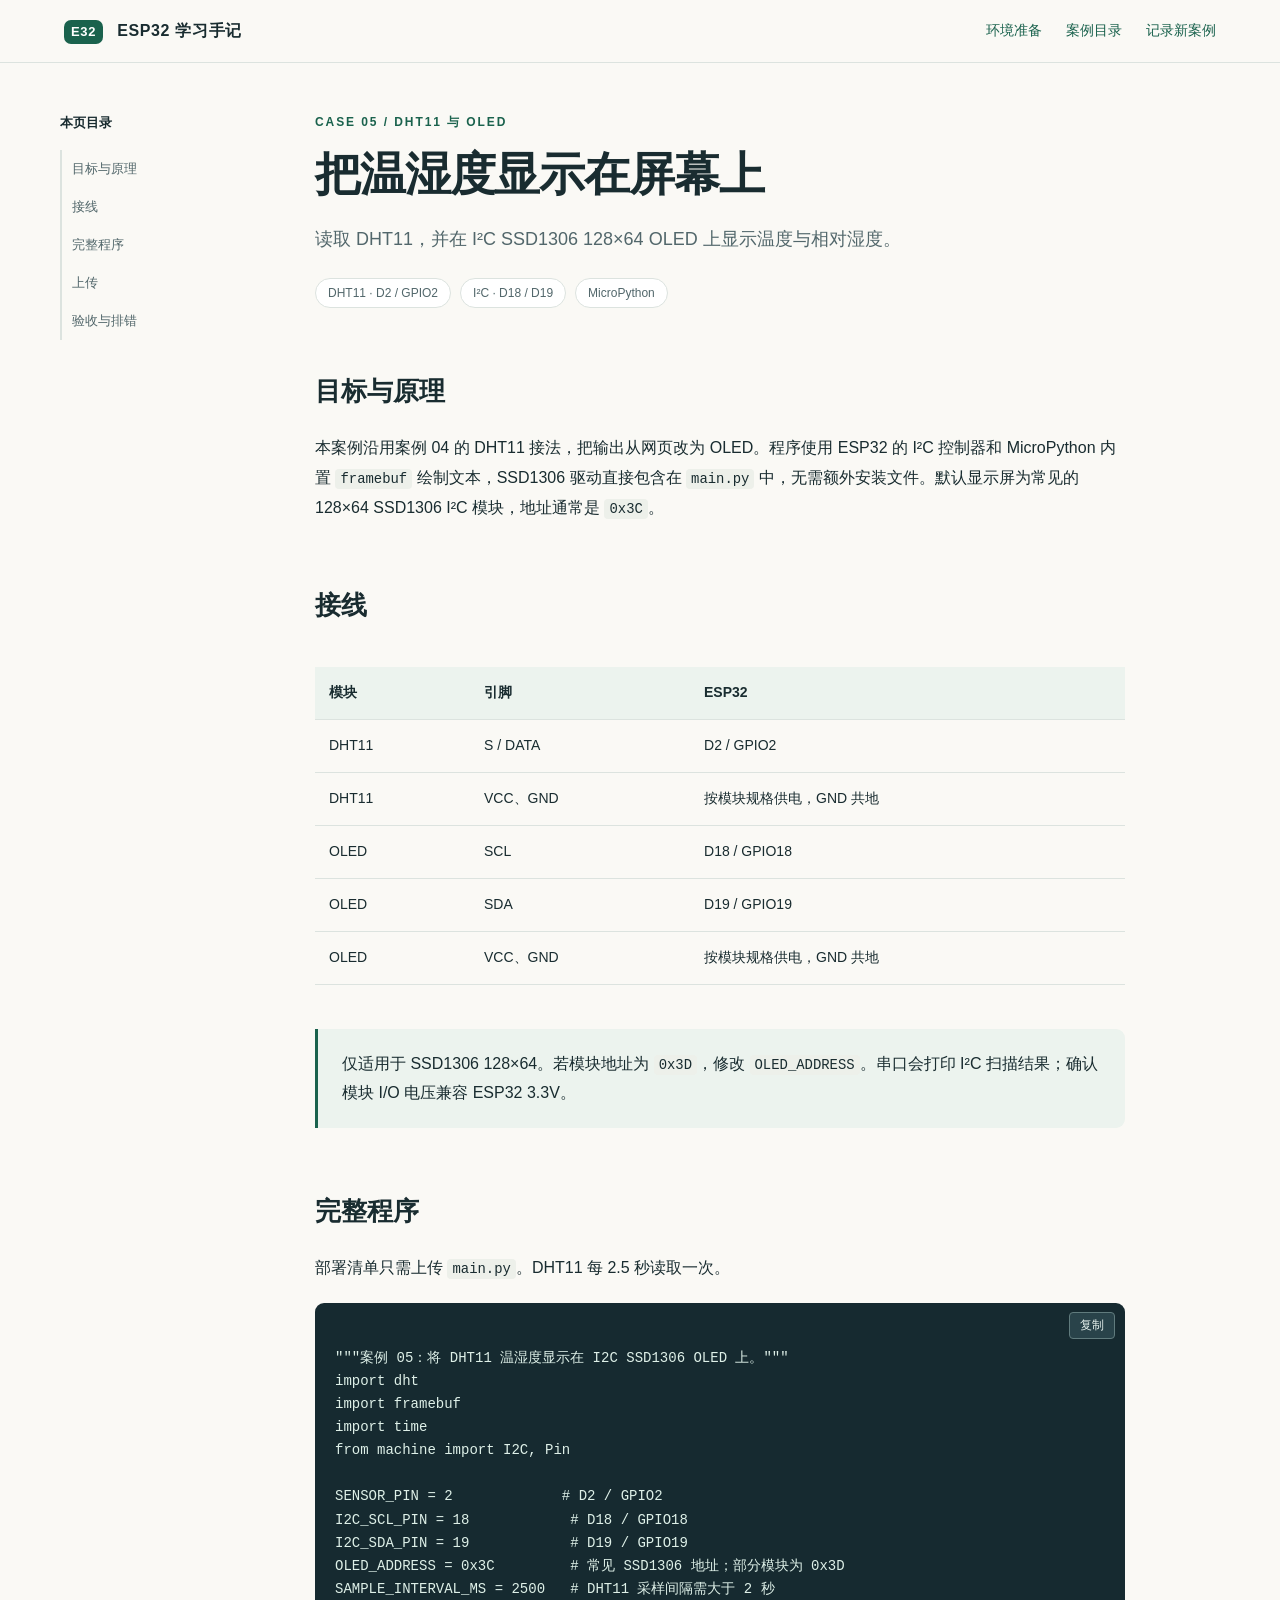
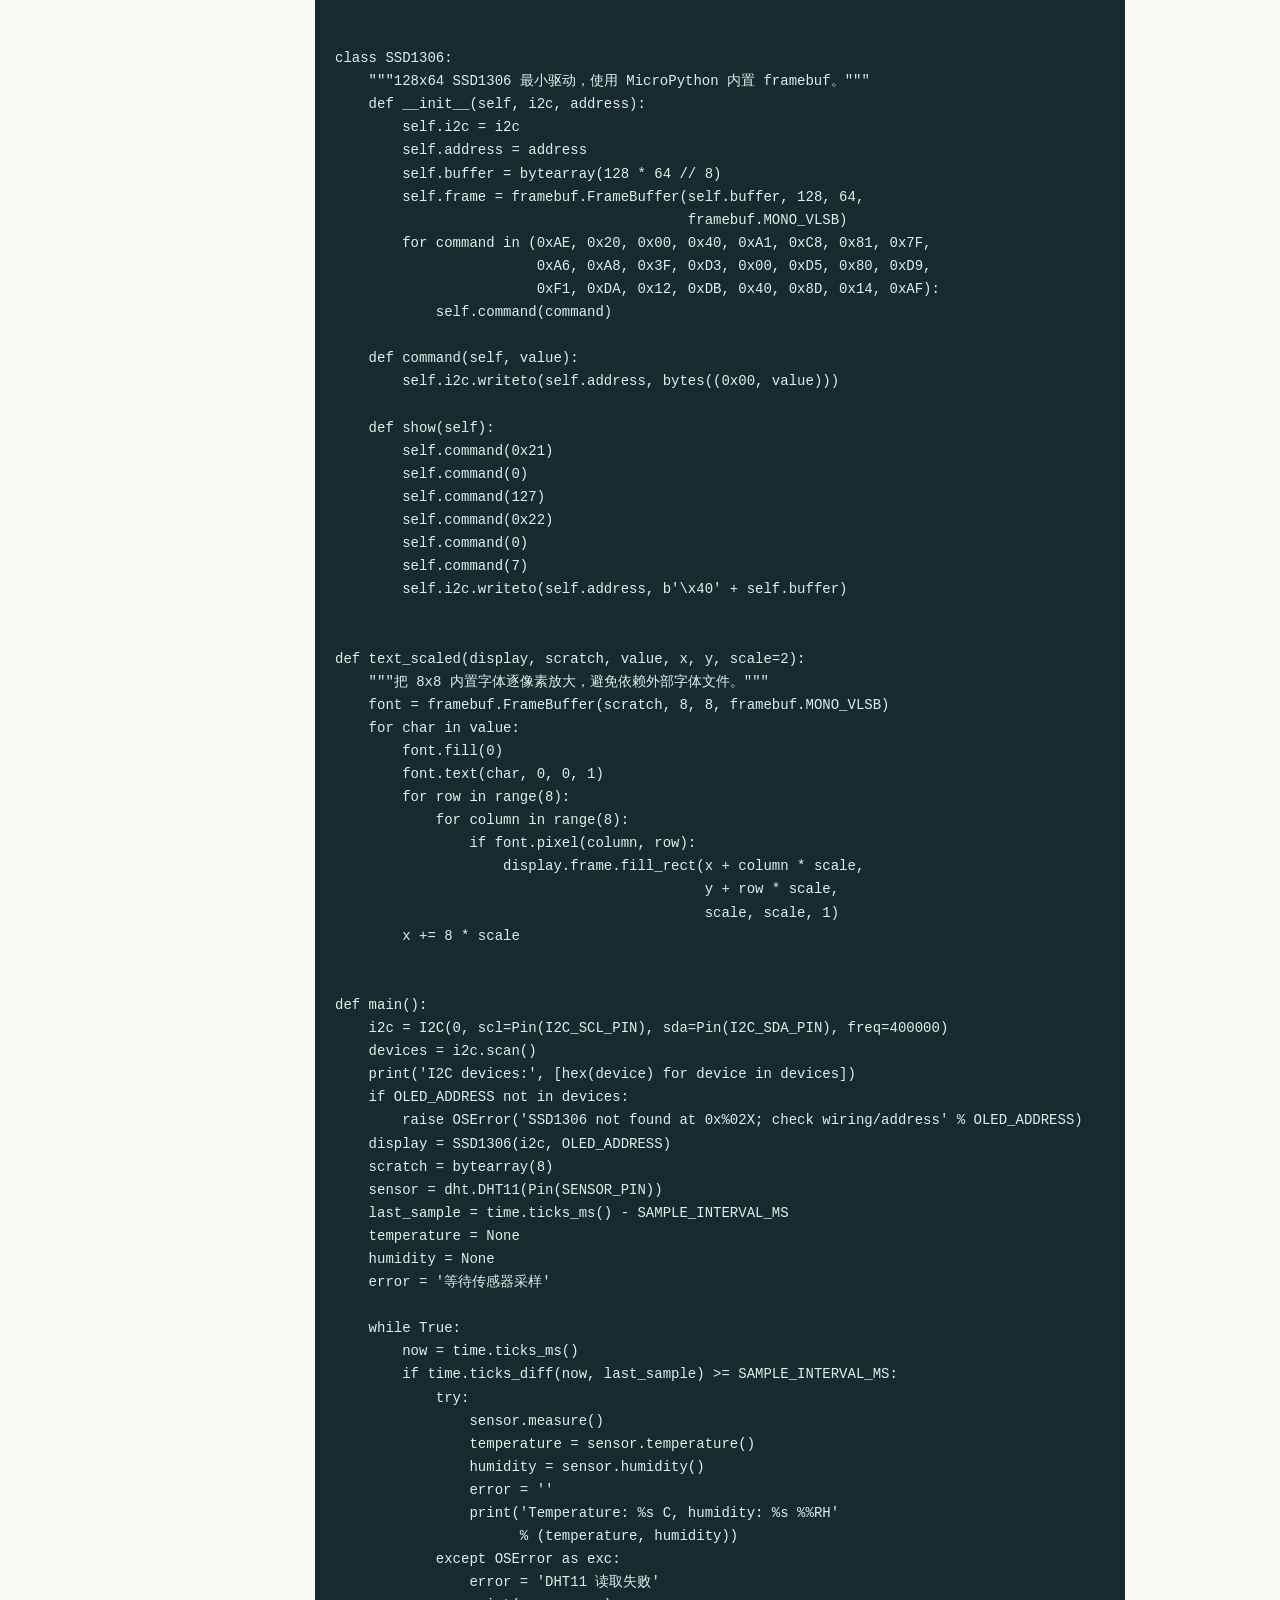
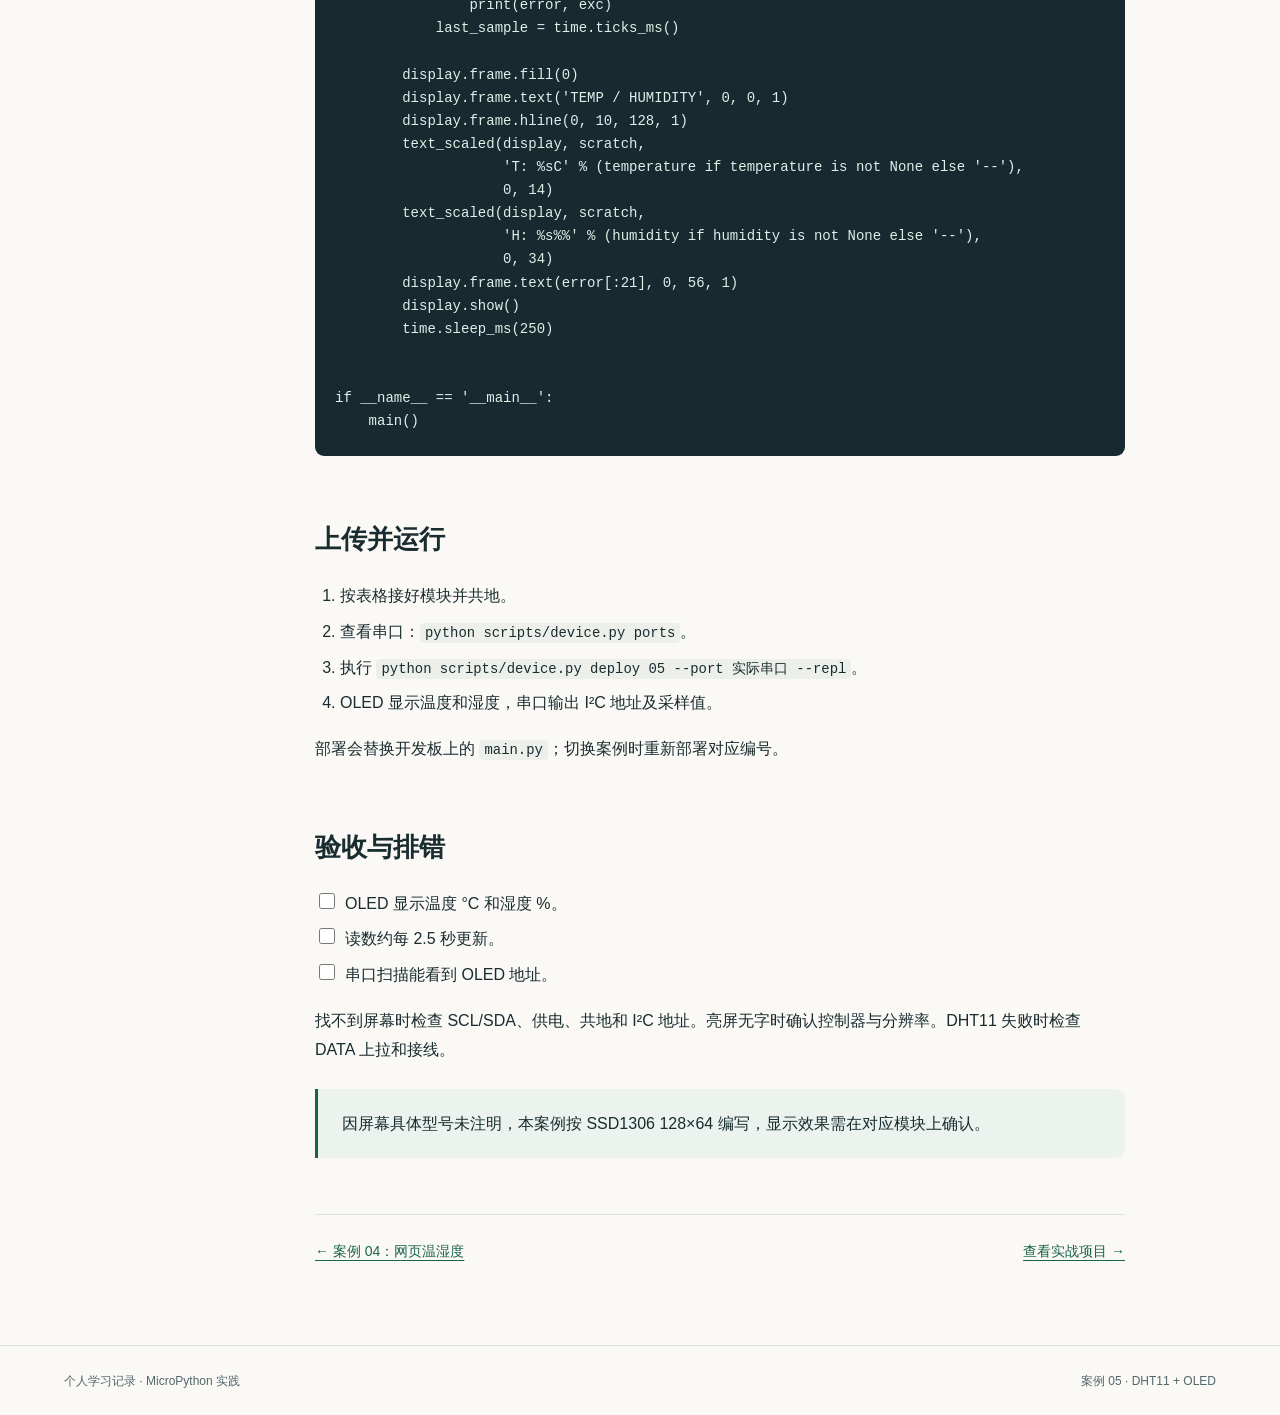
<file: examples/05-temperature-humidity-oled/index.html>
<!doctype html>
<html lang="zh-CN"><head><meta charset="utf-8"><meta name="viewport" content="width=device-width,initial-scale=1">
<meta name="description" content="使用 ESP32、DHT11 和 SSD1306 OLED 显示温湿度。"><title>案例 05：OLED 显示温湿度 · ESP32 学习手记</title>
<link rel="stylesheet" href="../../docs/assets/tutorial.css"><script defer src="../../docs/assets/tutorial.js"></script></head>
<body><a class="skip" href="#content">跳到正文</a><header class="topbar"><a class="brand" href="../../index.html"><span>E32</span> ESP32 学习手记</a><nav aria-label="主导航"><a href="../../docs/setup.html">环境准备</a><a href="../../index.html#cases">案例目录</a><a href="../../docs/contributing.html">记录新案例</a></nav></header>
<div class="layout"><aside class="sidebar" aria-label="本页目录"><p>本页目录</p><a href="#goal">目标与原理</a><a href="#wiring">接线</a><a href="#code">完整程序</a><a href="#deploy">上传</a><a href="#verify">验收与排错</a></aside><main id="content"><article>
<div class="eyebrow">CASE 05 / DHT11 与 OLED</div><h1>把温湿度显示在屏幕上</h1><p class="lead">读取 DHT11，并在 I²C SSD1306 128×64 OLED 上显示温度与相对湿度。</p>
<div class="meta"><span class="pill">DHT11 · D2 / GPIO2</span><span class="pill">I²C · D18 / D19</span><span class="pill">MicroPython</span></div>
<section id="goal"><h2>目标与原理</h2><p>本案例沿用案例 04 的 DHT11 接法，把输出从网页改为 OLED。程序使用 ESP32 的 I²C 控制器和 MicroPython 内置 <code>framebuf</code> 绘制文本，SSD1306 驱动直接包含在 <code>main.py</code> 中，无需额外安装文件。默认显示屏为常见的 128×64 SSD1306 I²C 模块，地址通常是 <code>0x3C</code>。</p></section>
<section id="wiring"><h2>接线</h2><div class="table-wrap"><table><thead><tr><th>模块</th><th>引脚</th><th>ESP32</th></tr></thead><tbody><tr><td>DHT11</td><td>S / DATA</td><td>D2 / GPIO2</td></tr><tr><td>DHT11</td><td>VCC、GND</td><td>按模块规格供电，GND 共地</td></tr><tr><td>OLED</td><td>SCL</td><td>D18 / GPIO18</td></tr><tr><td>OLED</td><td>SDA</td><td>D19 / GPIO19</td></tr><tr><td>OLED</td><td>VCC、GND</td><td>按模块规格供电，GND 共地</td></tr></tbody></table></div><p class="note">仅适用于 SSD1306 128×64。若模块地址为 <code>0x3D</code>，修改 <code>OLED_ADDRESS</code>。串口会打印 I²C 扫描结果；确认模块 I/O 电压兼容 ESP32 3.3V。</p></section>
<section id="code"><h2>完整程序</h2><p>部署清单只需上传 <code>main.py</code>。DHT11 每 2.5 秒读取一次。</p><pre data-copy><code class="language-python">&quot;&quot;&quot;案例 05：将 DHT11 温湿度显示在 I2C SSD1306 OLED 上。&quot;&quot;&quot;
import dht
import framebuf
import time
from machine import I2C, Pin

SENSOR_PIN = 2             # D2 / GPIO2
I2C_SCL_PIN = 18            # D18 / GPIO18
I2C_SDA_PIN = 19            # D19 / GPIO19
OLED_ADDRESS = 0x3C         # 常见 SSD1306 地址；部分模块为 0x3D
SAMPLE_INTERVAL_MS = 2500   # DHT11 采样间隔需大于 2 秒


class SSD1306:
    &quot;&quot;&quot;128x64 SSD1306 最小驱动，使用 MicroPython 内置 framebuf。&quot;&quot;&quot;
    def __init__(self, i2c, address):
        self.i2c = i2c
        self.address = address
        self.buffer = bytearray(128 * 64 // 8)
        self.frame = framebuf.FrameBuffer(self.buffer, 128, 64,
                                          framebuf.MONO_VLSB)
        for command in (0xAE, 0x20, 0x00, 0x40, 0xA1, 0xC8, 0x81, 0x7F,
                        0xA6, 0xA8, 0x3F, 0xD3, 0x00, 0xD5, 0x80, 0xD9,
                        0xF1, 0xDA, 0x12, 0xDB, 0x40, 0x8D, 0x14, 0xAF):
            self.command(command)

    def command(self, value):
        self.i2c.writeto(self.address, bytes((0x00, value)))

    def show(self):
        self.command(0x21)
        self.command(0)
        self.command(127)
        self.command(0x22)
        self.command(0)
        self.command(7)
        self.i2c.writeto(self.address, b&#39;\x40&#39; + self.buffer)


def text_scaled(display, scratch, value, x, y, scale=2):
    &quot;&quot;&quot;把 8x8 内置字体逐像素放大，避免依赖外部字体文件。&quot;&quot;&quot;
    font = framebuf.FrameBuffer(scratch, 8, 8, framebuf.MONO_VLSB)
    for char in value:
        font.fill(0)
        font.text(char, 0, 0, 1)
        for row in range(8):
            for column in range(8):
                if font.pixel(column, row):
                    display.frame.fill_rect(x + column * scale,
                                            y + row * scale,
                                            scale, scale, 1)
        x += 8 * scale


def main():
    i2c = I2C(0, scl=Pin(I2C_SCL_PIN), sda=Pin(I2C_SDA_PIN), freq=400000)
    devices = i2c.scan()
    print(&#39;I2C devices:&#39;, [hex(device) for device in devices])
    if OLED_ADDRESS not in devices:
        raise OSError(&#39;SSD1306 not found at 0x%02X; check wiring/address&#39; % OLED_ADDRESS)
    display = SSD1306(i2c, OLED_ADDRESS)
    scratch = bytearray(8)
    sensor = dht.DHT11(Pin(SENSOR_PIN))
    last_sample = time.ticks_ms() - SAMPLE_INTERVAL_MS
    temperature = None
    humidity = None
    error = &#39;等待传感器采样&#39;

    while True:
        now = time.ticks_ms()
        if time.ticks_diff(now, last_sample) &gt;= SAMPLE_INTERVAL_MS:
            try:
                sensor.measure()
                temperature = sensor.temperature()
                humidity = sensor.humidity()
                error = &#39;&#39;
                print(&#39;Temperature: %s C, humidity: %s %%RH&#39;
                      % (temperature, humidity))
            except OSError as exc:
                error = &#39;DHT11 读取失败&#39;
                print(error, exc)
            last_sample = time.ticks_ms()

        display.frame.fill(0)
        display.frame.text(&#39;TEMP / HUMIDITY&#39;, 0, 0, 1)
        display.frame.hline(0, 10, 128, 1)
        text_scaled(display, scratch,
                    &#39;T: %sC&#39; % (temperature if temperature is not None else &#39;--&#39;),
                    0, 14)
        text_scaled(display, scratch,
                    &#39;H: %s%%&#39; % (humidity if humidity is not None else &#39;--&#39;),
                    0, 34)
        display.frame.text(error[:21], 0, 56, 1)
        display.show()
        time.sleep_ms(250)


if __name__ == &#39;__main__&#39;:
    main()</code></pre></section>
<section id="deploy"><h2>上传并运行</h2><ol><li>按表格接好模块并共地。</li><li>查看串口：<code>python scripts/device.py ports</code>。</li><li>执行 <code>python scripts/device.py deploy 05 --port 实际串口 --repl</code>。</li><li>OLED 显示温度和湿度，串口输出 I²C 地址及采样值。</li></ol><p>部署会替换开发板上的 <code>main.py</code>；切换案例时重新部署对应编号。</p></section>
<section id="verify"><h2>验收与排错</h2><ul class="checklist"><li><label><input type="checkbox">OLED 显示温度 °C 和湿度 %。</label></li><li><label><input type="checkbox">读数约每 2.5 秒更新。</label></li><li><label><input type="checkbox">串口扫描能看到 OLED 地址。</label></li></ul><p>找不到屏幕时检查 SCL/SDA、供电、共地和 I²C 地址。亮屏无字时确认控制器与分辨率。DHT11 失败时检查 DATA 上拉和接线。</p><p class="note">因屏幕具体型号未注明，本案例按 SSD1306 128×64 编写，显示效果需在对应模块上确认。</p></section>
<nav class="pager" aria-label="章节导航"><a href="../04-temperature-humidity/index.html">← 案例 04：网页温湿度</a><a href="../../projects/index.html">查看实战项目 →</a></nav></article></main></div><footer class="footer"><span>个人学习记录 · MicroPython 实践</span><span>案例 05 · DHT11 + OLED</span></footer></body></html>
</file>
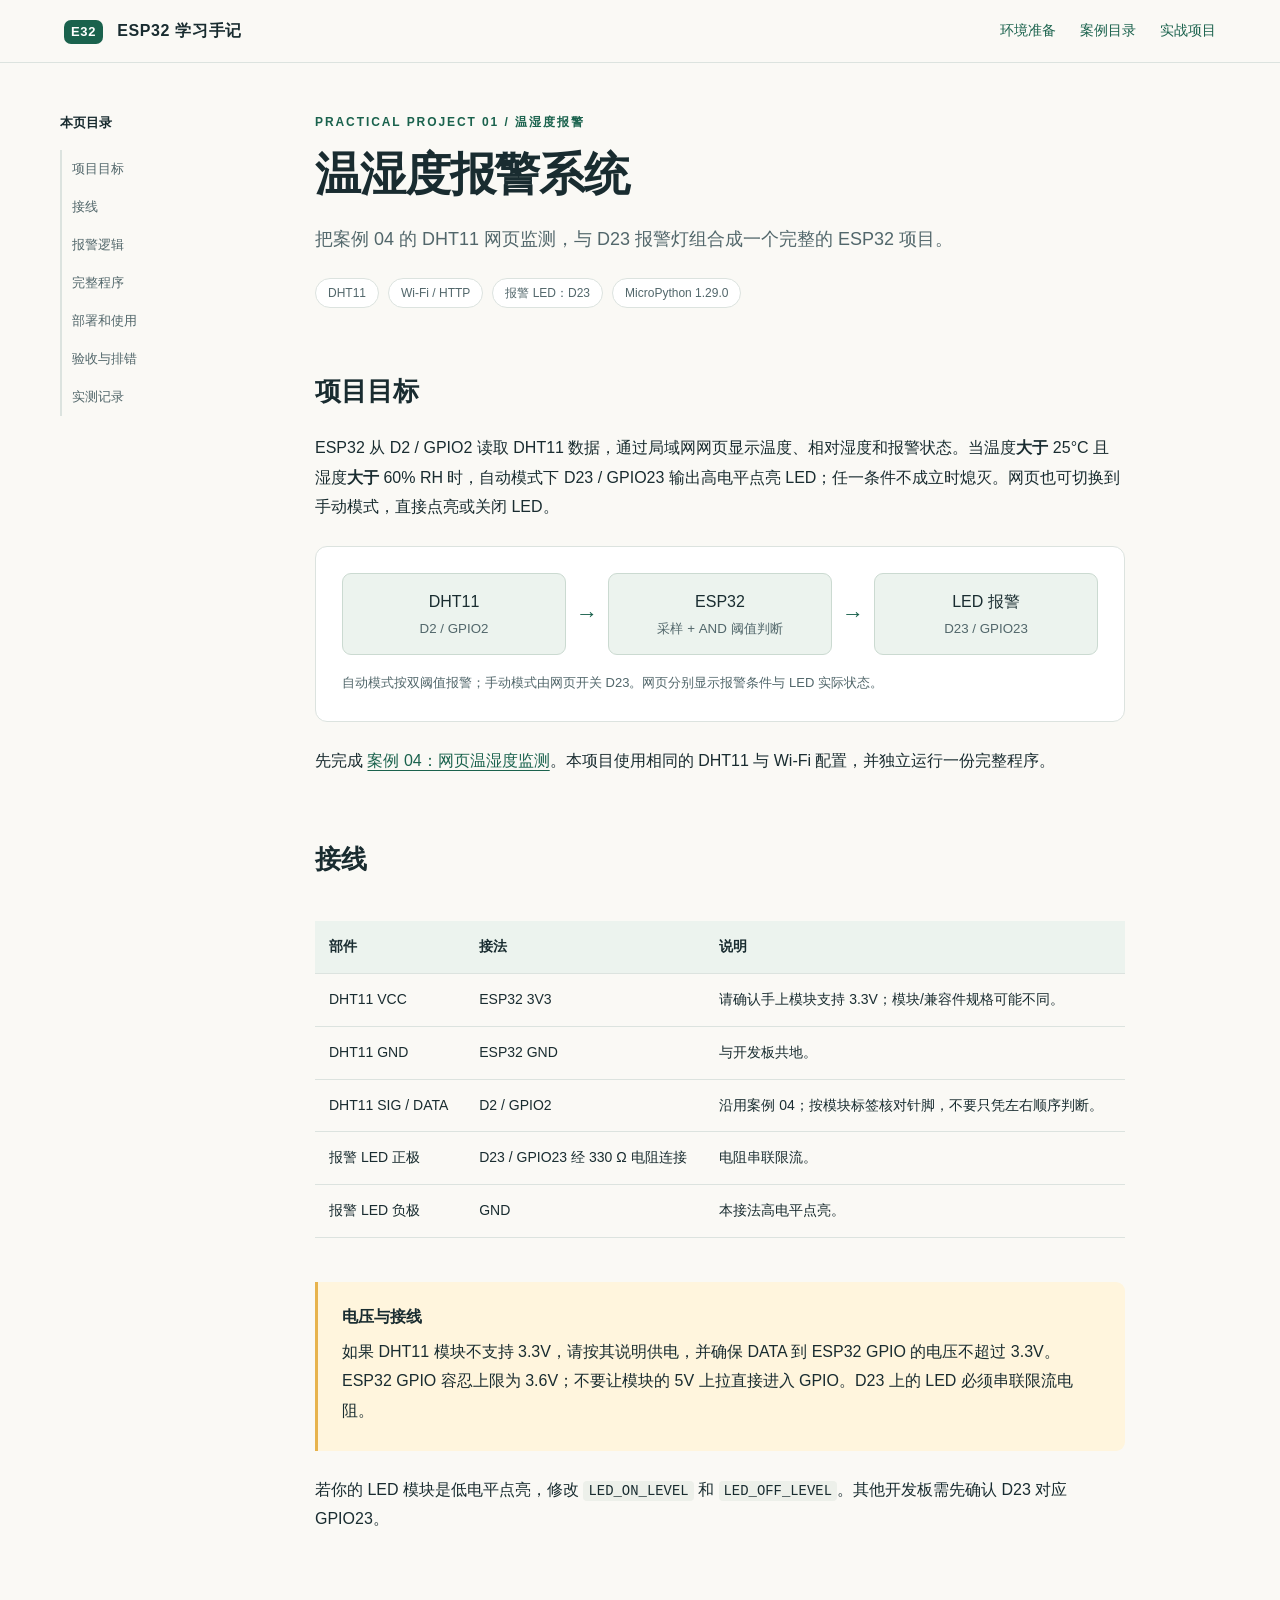
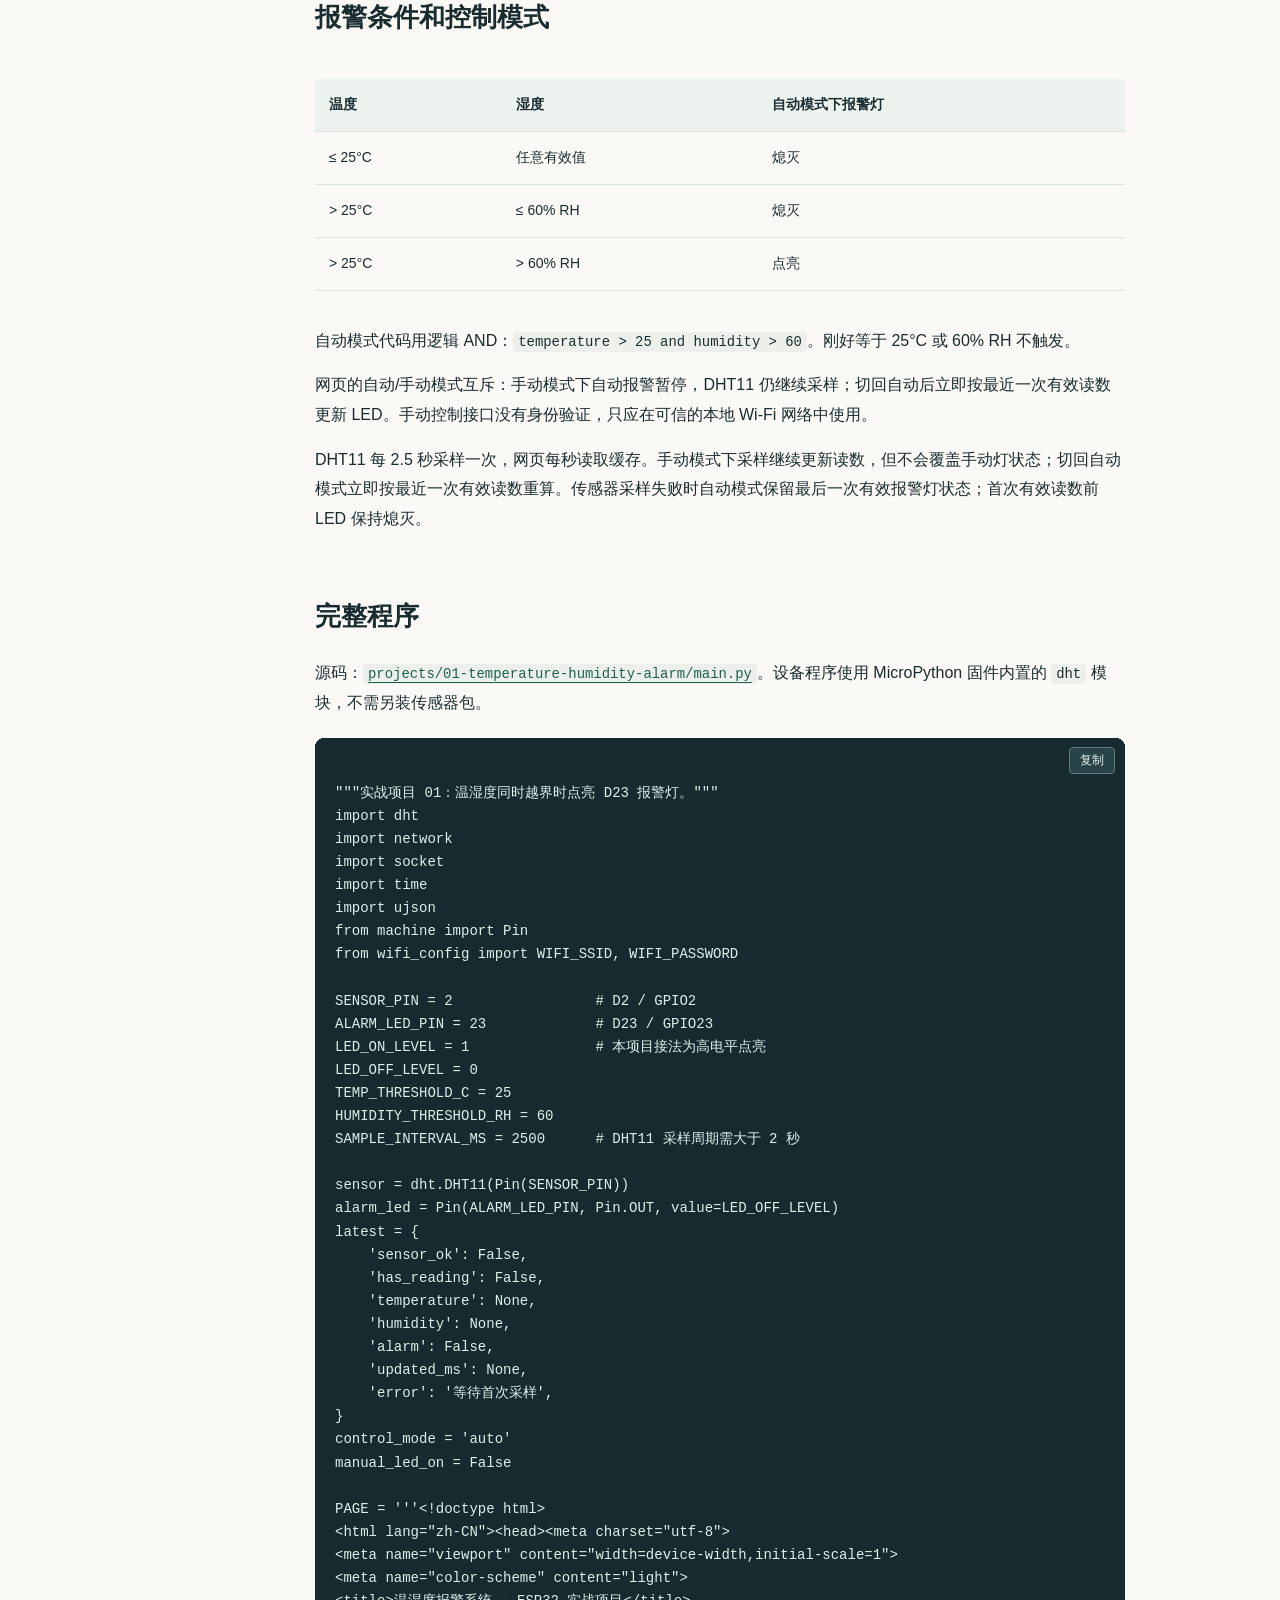
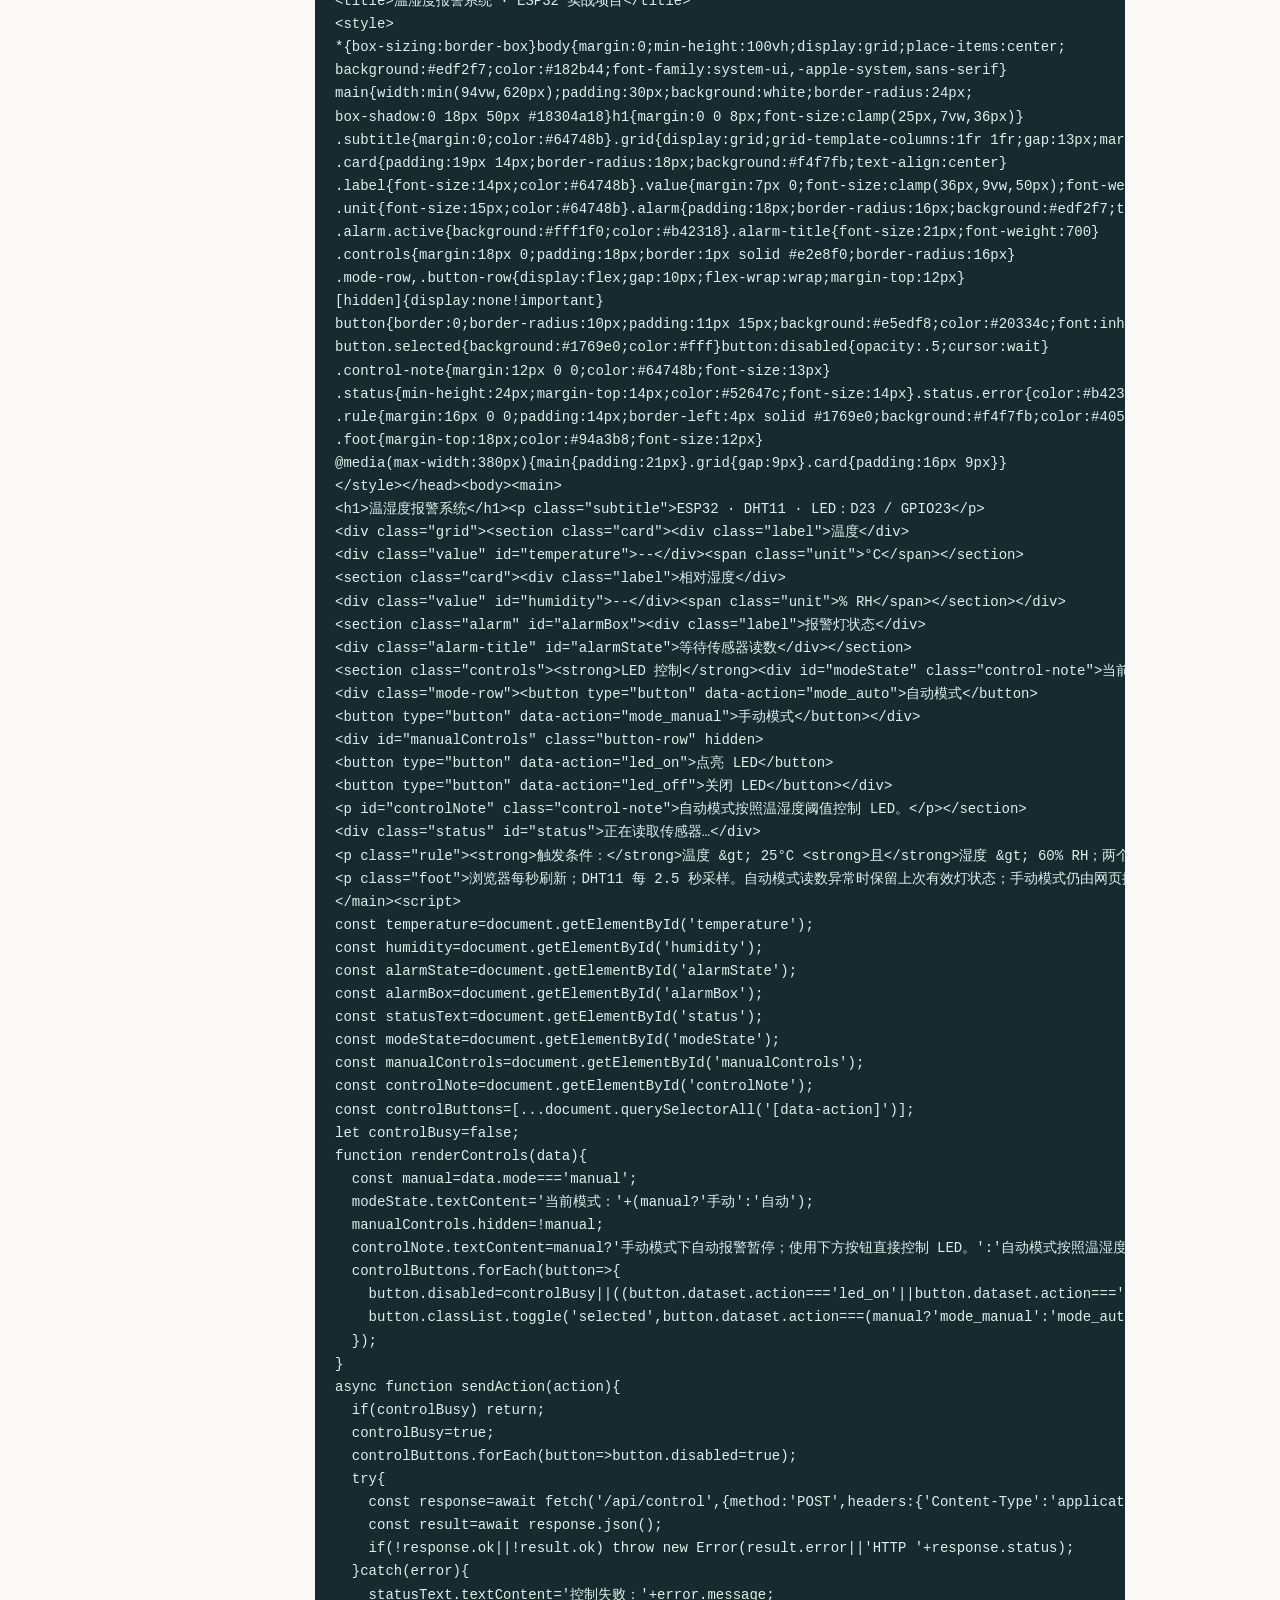
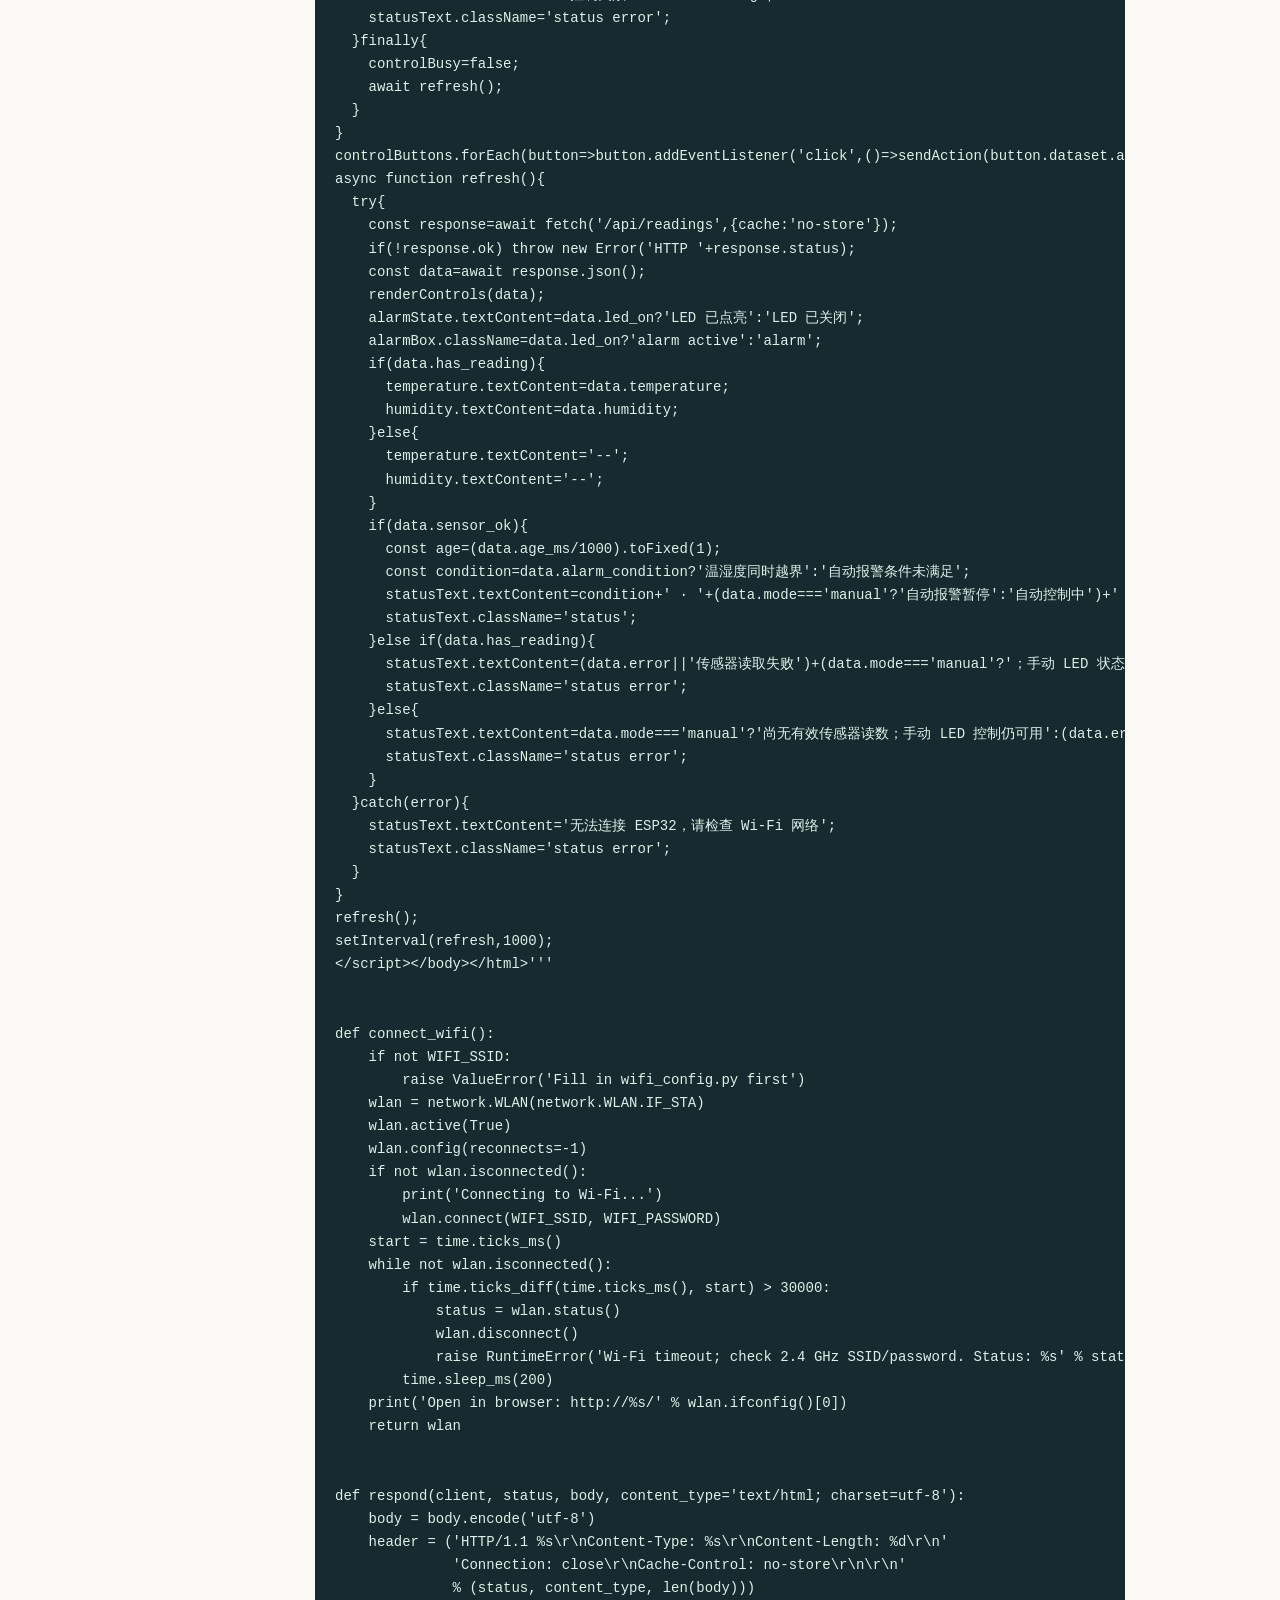
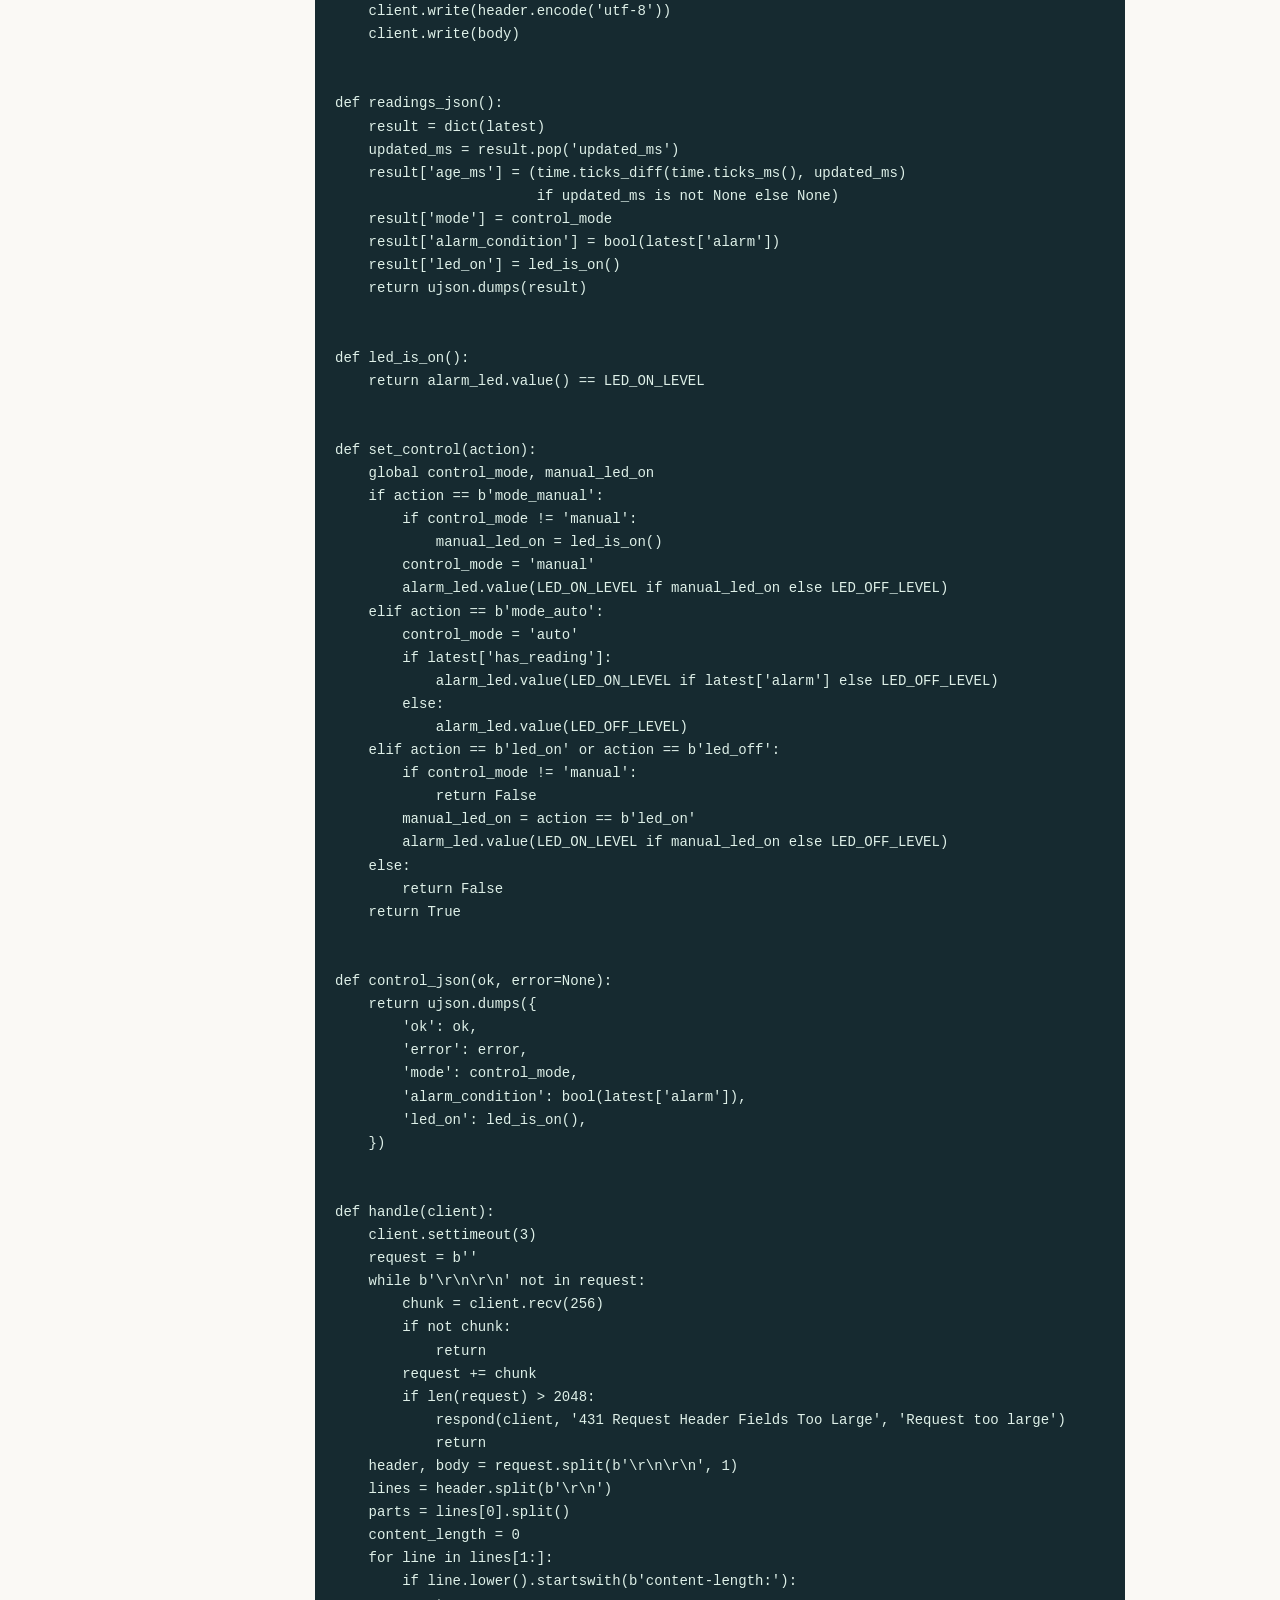
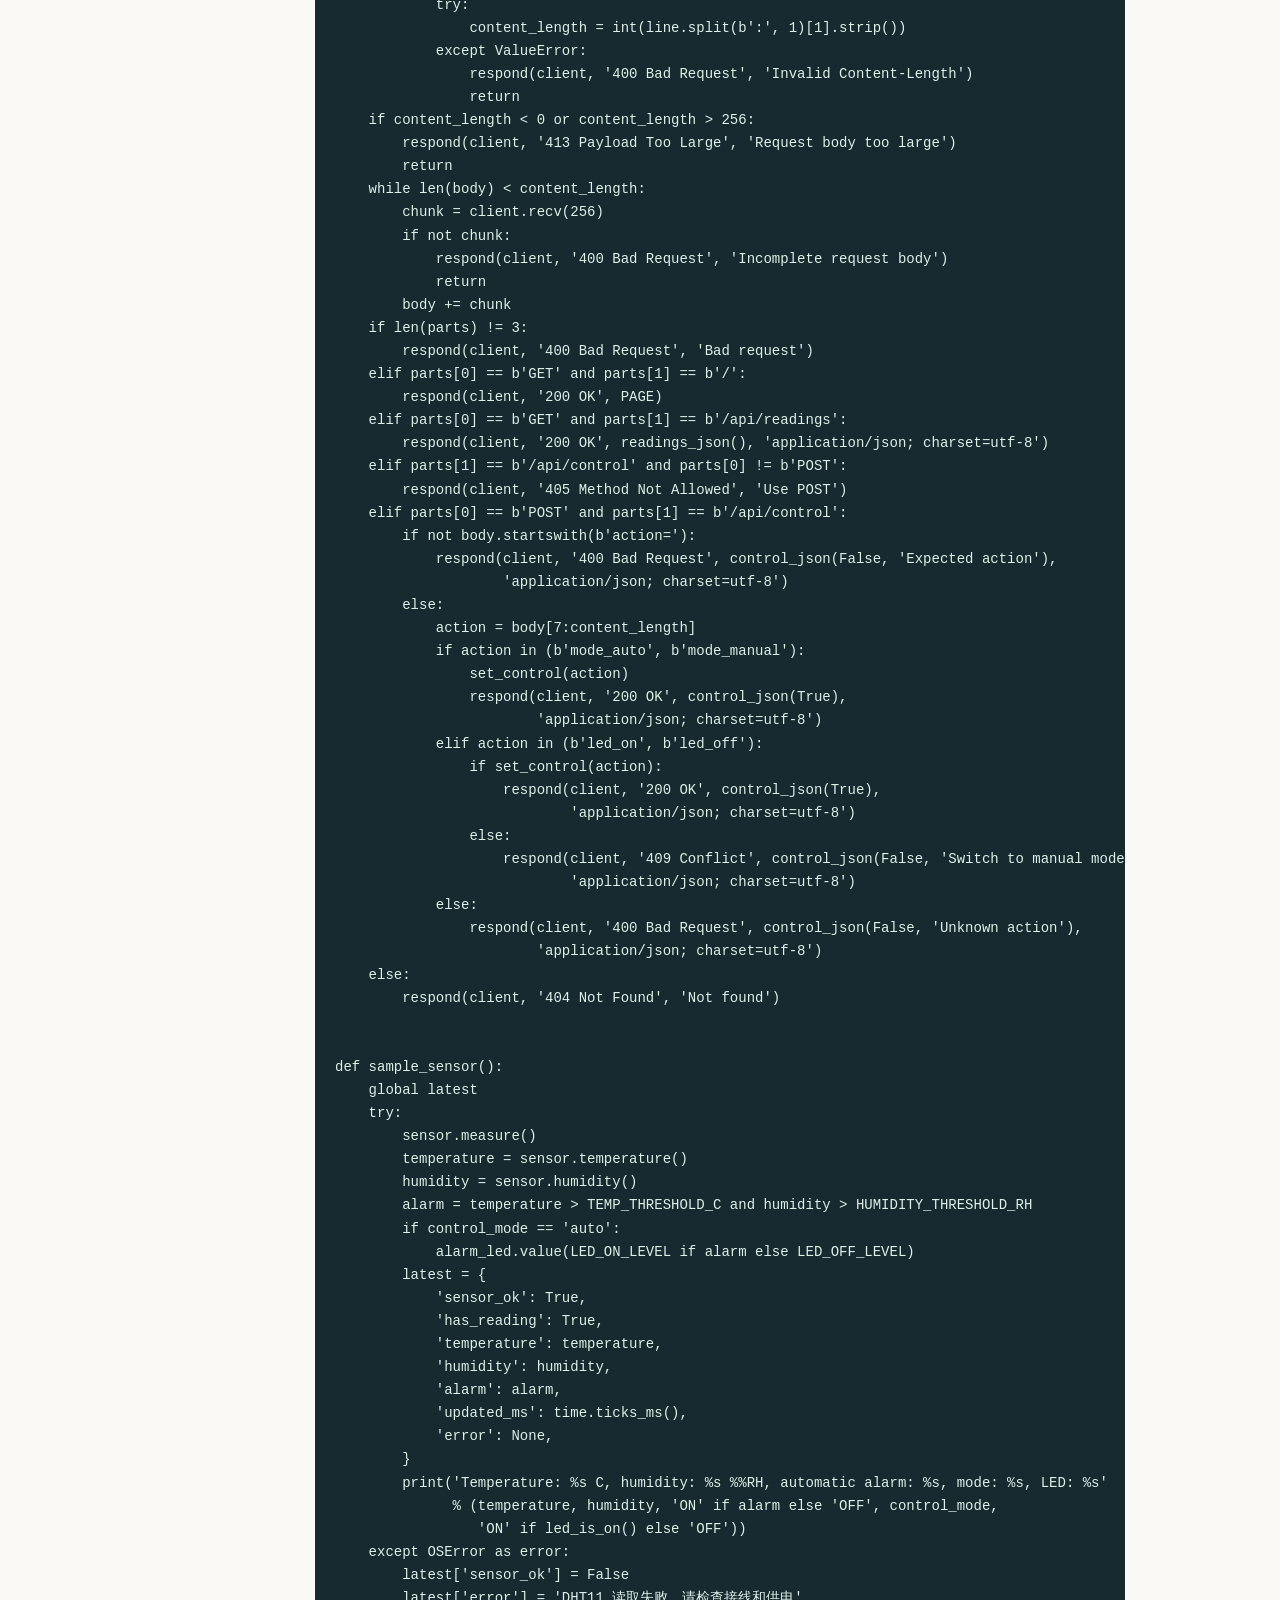
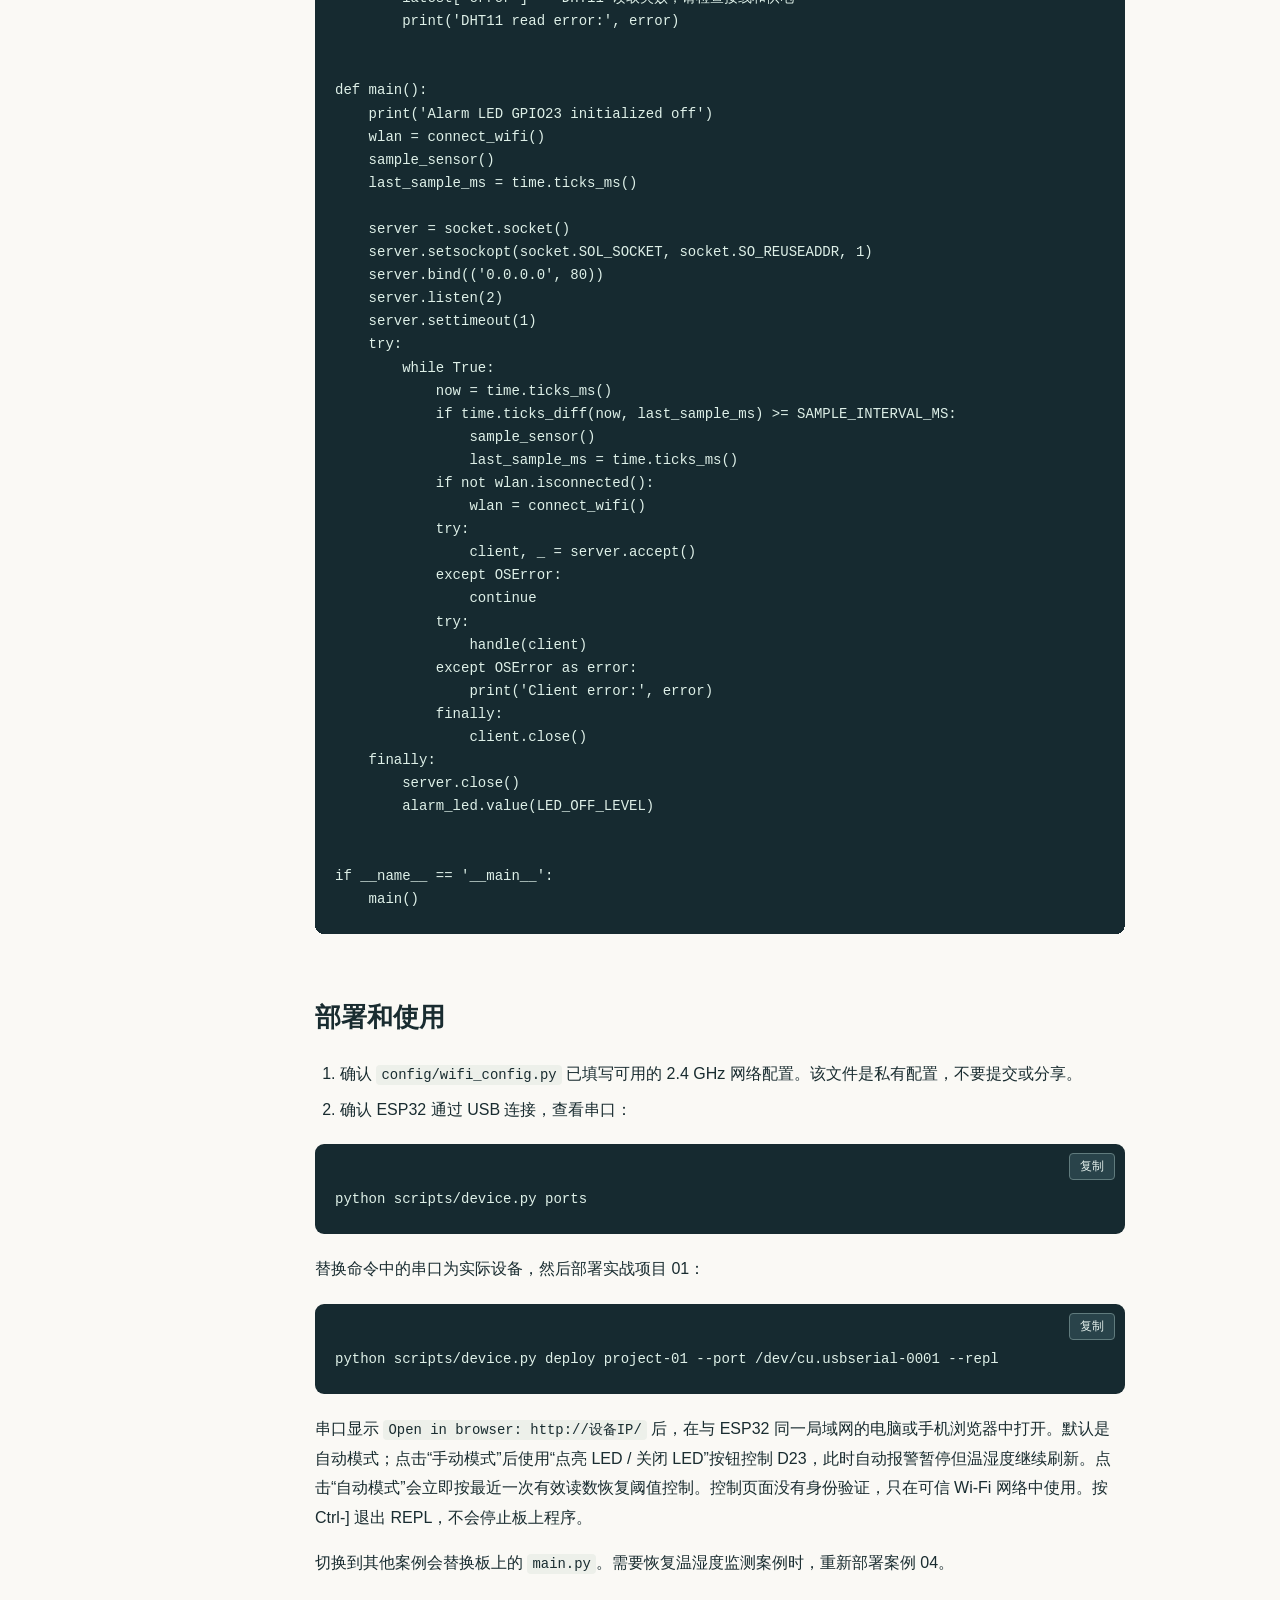
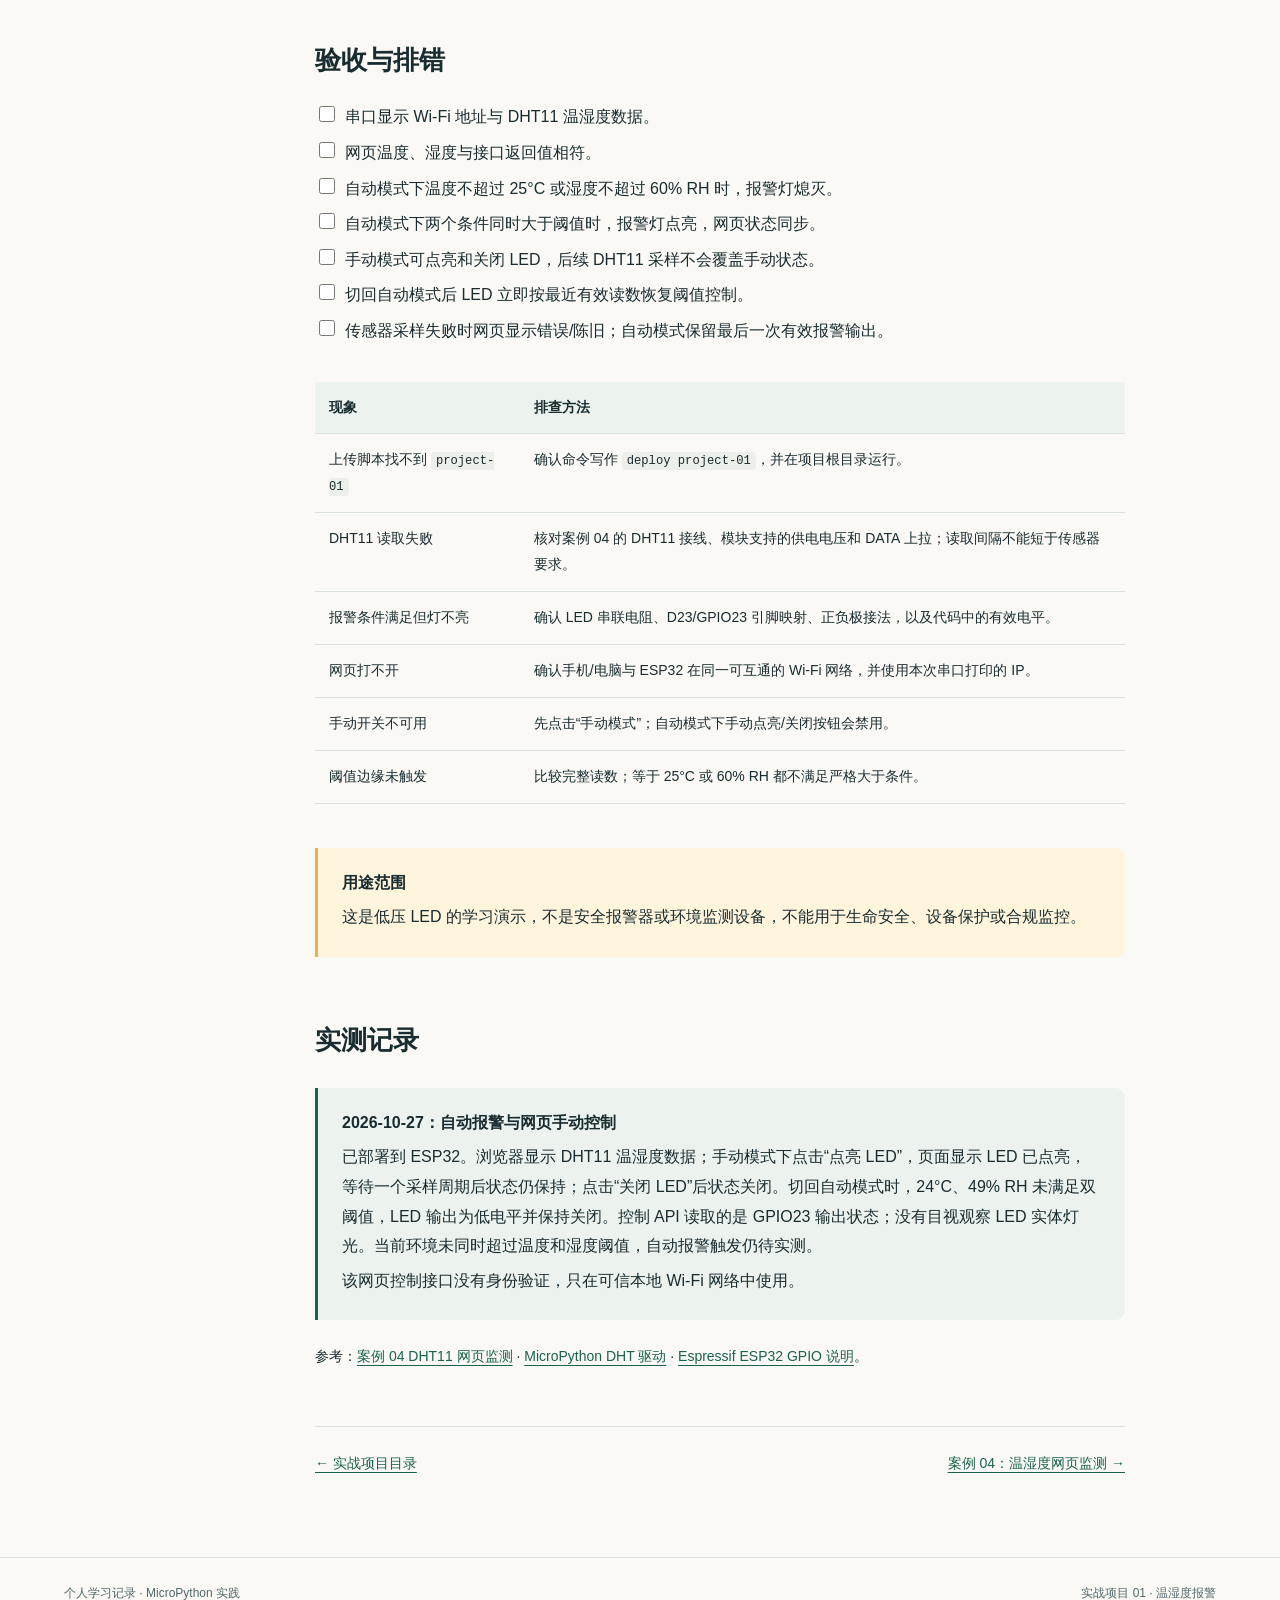
<file: projects/01-temperature-humidity-alarm/index.html>
<!doctype html>
<html lang="zh-CN"><head><meta charset="utf-8"><meta name="viewport" content="width=device-width,initial-scale=1">
<meta name="description" content="组合 DHT11 温湿度网页监测和 D23 LED 报警，温度与湿度同时越界时点亮。">
<title>项目 01：温湿度报警系统 · ESP32 学习手记</title>
<link rel="stylesheet" href="../../docs/assets/tutorial.css"><script defer src="../../docs/assets/tutorial.js"></script></head>
<body><a class="skip" href="#content">跳到正文</a><header class="topbar">
<a class="brand" href="../../index.html"><span>E32</span> ESP32 学习手记</a>
<nav aria-label="主导航"><a href="../../docs/setup.html">环境准备</a><a href="../../index.html#cases">案例目录</a><a href="../index.html">实战项目</a></nav></header>
<div class="layout"><aside class="sidebar" aria-label="本页目录"><p>本页目录</p>
<a href="#goal">项目目标</a><a href="#wiring">接线</a><a href="#logic">报警逻辑</a><a href="#code">完整程序</a><a href="#deploy">部署和使用</a><a href="#verify">验收与排错</a><a href="#journal">实测记录</a></aside>
<main id="content"><article><div class="eyebrow">PRACTICAL PROJECT 01 / 温湿度报警</div>
<h1>温湿度报警系统</h1><p class="lead">把案例 04 的 DHT11 网页监测，与 D23 报警灯组合成一个完整的 ESP32 项目。</p>
<div class="meta"><span class="pill">DHT11</span><span class="pill">Wi-Fi / HTTP</span><span class="pill">报警 LED：D23</span><span class="pill">MicroPython 1.29.0</span></div>
<section id="goal"><h2>项目目标</h2><p>ESP32 从 D2 / GPIO2 读取 DHT11 数据，通过局域网网页显示温度、相对湿度和报警状态。当温度<strong>大于</strong> 25°C 且湿度<strong>大于</strong> 60% RH 时，自动模式下 D23 / GPIO23 输出高电平点亮 LED；任一条件不成立时熄灭。网页也可切换到手动模式，直接点亮或关闭 LED。</p>
<div class="diagram"><div class="flow"><div class="node">DHT11<small>D2 / GPIO2</small></div><span class="arrow">→</span><div class="node">ESP32<small>采样 + AND 阈值判断</small></div><span class="arrow">→</span><div class="node">LED 报警<small>D23 / GPIO23</small></div></div><div class="caption">自动模式按双阈值报警；手动模式由网页开关 D23。网页分别显示报警条件与 LED 实际状态。</div></div>
<p>先完成 <a href="../../examples/04-temperature-humidity/index.html">案例 04：网页温湿度监测</a>。本项目使用相同的 DHT11 与 Wi-Fi 配置，并独立运行一份完整程序。</p></section>
<section id="wiring"><h2>接线</h2><div class="table-wrap"><table><thead><tr><th>部件</th><th>接法</th><th>说明</th></tr></thead><tbody>
<tr><td>DHT11 VCC</td><td>ESP32 3V3</td><td>请确认手上模块支持 3.3V；模块/兼容件规格可能不同。</td></tr>
<tr><td>DHT11 GND</td><td>ESP32 GND</td><td>与开发板共地。</td></tr>
<tr><td>DHT11 SIG / DATA</td><td>D2 / GPIO2</td><td>沿用案例 04；按模块标签核对针脚，不要只凭左右顺序判断。</td></tr>
<tr><td>报警 LED 正极</td><td>D23 / GPIO23 经 330 Ω 电阻连接</td><td>电阻串联限流。</td></tr>
<tr><td>报警 LED 负极</td><td>GND</td><td>本接法高电平点亮。</td></tr>
</tbody></table></div><div class="note amber"><strong>电压与接线</strong><p>如果 DHT11 模块不支持 3.3V，请按其说明供电，并确保 DATA 到 ESP32 GPIO 的电压不超过 3.3V。ESP32 GPIO 容忍上限为 3.6V；不要让模块的 5V 上拉直接进入 GPIO。D23 上的 LED 必须串联限流电阻。</p></div><p>若你的 LED 模块是低电平点亮，修改 <code>LED_ON_LEVEL</code> 和 <code>LED_OFF_LEVEL</code>。其他开发板需先确认 D23 对应 GPIO23。</p></section>
<section id="logic"><h2>报警条件和控制模式</h2><div class="table-wrap"><table><thead><tr><th>温度</th><th>湿度</th><th>自动模式下报警灯</th></tr></thead><tbody>
<tr><td>≤ 25°C</td><td>任意有效值</td><td>熄灭</td></tr><tr><td>&gt; 25°C</td><td>≤ 60% RH</td><td>熄灭</td></tr><tr><td>&gt; 25°C</td><td>&gt; 60% RH</td><td>点亮</td></tr>
</tbody></table></div><p>自动模式代码用逻辑 AND：<code>temperature &gt; 25 and humidity &gt; 60</code>。刚好等于 25°C 或 60% RH 不触发。</p><p>网页的自动/手动模式互斥：手动模式下自动报警暂停，DHT11 仍继续采样；切回自动后立即按最近一次有效读数更新 LED。手动控制接口没有身份验证，只应在可信的本地 Wi-Fi 网络中使用。</p><p>DHT11 每 2.5 秒采样一次，网页每秒读取缓存。手动模式下采样继续更新读数，但不会覆盖手动灯状态；切回自动模式立即按最近一次有效读数重算。传感器采样失败时自动模式保留最后一次有效报警灯状态；首次有效读数前 LED 保持熄灭。</p></section>
<section id="code"><h2>完整程序</h2><p>源码：<a href="main.py" download><code>projects/01-temperature-humidity-alarm/main.py</code></a>。设备程序使用 MicroPython 固件内置的 <code>dht</code> 模块，不需另装传感器包。</p>
<pre data-copy><code class="language-python">&quot;&quot;&quot;实战项目 01：温湿度同时越界时点亮 D23 报警灯。&quot;&quot;&quot;
import dht
import network
import socket
import time
import ujson
from machine import Pin
from wifi_config import WIFI_SSID, WIFI_PASSWORD

SENSOR_PIN = 2                 # D2 / GPIO2
ALARM_LED_PIN = 23             # D23 / GPIO23
LED_ON_LEVEL = 1               # 本项目接法为高电平点亮
LED_OFF_LEVEL = 0
TEMP_THRESHOLD_C = 25
HUMIDITY_THRESHOLD_RH = 60
SAMPLE_INTERVAL_MS = 2500      # DHT11 采样周期需大于 2 秒

sensor = dht.DHT11(Pin(SENSOR_PIN))
alarm_led = Pin(ALARM_LED_PIN, Pin.OUT, value=LED_OFF_LEVEL)
latest = {
    &#x27;sensor_ok&#x27;: False,
    &#x27;has_reading&#x27;: False,
    &#x27;temperature&#x27;: None,
    &#x27;humidity&#x27;: None,
    &#x27;alarm&#x27;: False,
    &#x27;updated_ms&#x27;: None,
    &#x27;error&#x27;: &#x27;等待首次采样&#x27;,
}
control_mode = &#x27;auto&#x27;
manual_led_on = False

PAGE = &#x27;&#x27;&#x27;&lt;!doctype html&gt;
&lt;html lang=&quot;zh-CN&quot;&gt;&lt;head&gt;&lt;meta charset=&quot;utf-8&quot;&gt;
&lt;meta name=&quot;viewport&quot; content=&quot;width=device-width,initial-scale=1&quot;&gt;
&lt;meta name=&quot;color-scheme&quot; content=&quot;light&quot;&gt;
&lt;title&gt;温湿度报警系统 · ESP32 实战项目&lt;/title&gt;
&lt;style&gt;
*{box-sizing:border-box}body{margin:0;min-height:100vh;display:grid;place-items:center;
background:#edf2f7;color:#182b44;font-family:system-ui,-apple-system,sans-serif}
main{width:min(94vw,620px);padding:30px;background:white;border-radius:24px;
box-shadow:0 18px 50px #18304a18}h1{margin:0 0 8px;font-size:clamp(25px,7vw,36px)}
.subtitle{margin:0;color:#64748b}.grid{display:grid;grid-template-columns:1fr 1fr;gap:13px;margin:24px 0}
.card{padding:19px 14px;border-radius:18px;background:#f4f7fb;text-align:center}
.label{font-size:14px;color:#64748b}.value{margin:7px 0;font-size:clamp(36px,9vw,50px);font-weight:700;color:#1769e0}
.unit{font-size:15px;color:#64748b}.alarm{padding:18px;border-radius:16px;background:#edf2f7;text-align:center}
.alarm.active{background:#fff1f0;color:#b42318}.alarm-title{font-size:21px;font-weight:700}
.controls{margin:18px 0;padding:18px;border:1px solid #e2e8f0;border-radius:16px}
.mode-row,.button-row{display:flex;gap:10px;flex-wrap:wrap;margin-top:12px}
[hidden]{display:none!important}
button{border:0;border-radius:10px;padding:11px 15px;background:#e5edf8;color:#20334c;font:inherit;font-weight:600;cursor:pointer}
button.selected{background:#1769e0;color:#fff}button:disabled{opacity:.5;cursor:wait}
.control-note{margin:12px 0 0;color:#64748b;font-size:13px}
.status{min-height:24px;margin-top:14px;color:#52647c;font-size:14px}.status.error{color:#b42318}
.rule{margin:16px 0 0;padding:14px;border-left:4px solid #1769e0;background:#f4f7fb;color:#40536d;font-size:14px}
.foot{margin-top:18px;color:#94a3b8;font-size:12px}
@media(max-width:380px){main{padding:21px}.grid{gap:9px}.card{padding:16px 9px}}
&lt;/style&gt;&lt;/head&gt;&lt;body&gt;&lt;main&gt;
&lt;h1&gt;温湿度报警系统&lt;/h1&gt;&lt;p class=&quot;subtitle&quot;&gt;ESP32 · DHT11 · LED：D23 / GPIO23&lt;/p&gt;
&lt;div class=&quot;grid&quot;&gt;&lt;section class=&quot;card&quot;&gt;&lt;div class=&quot;label&quot;&gt;温度&lt;/div&gt;
&lt;div class=&quot;value&quot; id=&quot;temperature&quot;&gt;--&lt;/div&gt;&lt;span class=&quot;unit&quot;&gt;°C&lt;/span&gt;&lt;/section&gt;
&lt;section class=&quot;card&quot;&gt;&lt;div class=&quot;label&quot;&gt;相对湿度&lt;/div&gt;
&lt;div class=&quot;value&quot; id=&quot;humidity&quot;&gt;--&lt;/div&gt;&lt;span class=&quot;unit&quot;&gt;% RH&lt;/span&gt;&lt;/section&gt;&lt;/div&gt;
&lt;section class=&quot;alarm&quot; id=&quot;alarmBox&quot;&gt;&lt;div class=&quot;label&quot;&gt;报警灯状态&lt;/div&gt;
&lt;div class=&quot;alarm-title&quot; id=&quot;alarmState&quot;&gt;等待传感器读数&lt;/div&gt;&lt;/section&gt;
&lt;section class=&quot;controls&quot;&gt;&lt;strong&gt;LED 控制&lt;/strong&gt;&lt;div id=&quot;modeState&quot; class=&quot;control-note&quot;&gt;当前模式：自动&lt;/div&gt;
&lt;div class=&quot;mode-row&quot;&gt;&lt;button type=&quot;button&quot; data-action=&quot;mode_auto&quot;&gt;自动模式&lt;/button&gt;
&lt;button type=&quot;button&quot; data-action=&quot;mode_manual&quot;&gt;手动模式&lt;/button&gt;&lt;/div&gt;
&lt;div id=&quot;manualControls&quot; class=&quot;button-row&quot; hidden&gt;
&lt;button type=&quot;button&quot; data-action=&quot;led_on&quot;&gt;点亮 LED&lt;/button&gt;
&lt;button type=&quot;button&quot; data-action=&quot;led_off&quot;&gt;关闭 LED&lt;/button&gt;&lt;/div&gt;
&lt;p id=&quot;controlNote&quot; class=&quot;control-note&quot;&gt;自动模式按照温湿度阈值控制 LED。&lt;/p&gt;&lt;/section&gt;
&lt;div class=&quot;status&quot; id=&quot;status&quot;&gt;正在读取传感器…&lt;/div&gt;
&lt;p class=&quot;rule&quot;&gt;&lt;strong&gt;触发条件：&lt;/strong&gt;温度 &amp;gt; 25°C &lt;strong&gt;且&lt;/strong&gt;湿度 &amp;gt; 60% RH；两个条件必须同时满足。&lt;/p&gt;
&lt;p class=&quot;foot&quot;&gt;浏览器每秒刷新；DHT11 每 2.5 秒采样。自动模式读数异常时保留上次有效灯状态；手动模式仍由网页控制。&lt;/p&gt;
&lt;/main&gt;&lt;script&gt;
const temperature=document.getElementById(&#x27;temperature&#x27;);
const humidity=document.getElementById(&#x27;humidity&#x27;);
const alarmState=document.getElementById(&#x27;alarmState&#x27;);
const alarmBox=document.getElementById(&#x27;alarmBox&#x27;);
const statusText=document.getElementById(&#x27;status&#x27;);
const modeState=document.getElementById(&#x27;modeState&#x27;);
const manualControls=document.getElementById(&#x27;manualControls&#x27;);
const controlNote=document.getElementById(&#x27;controlNote&#x27;);
const controlButtons=[...document.querySelectorAll(&#x27;[data-action]&#x27;)];
let controlBusy=false;
function renderControls(data){
  const manual=data.mode===&#x27;manual&#x27;;
  modeState.textContent=&#x27;当前模式：&#x27;+(manual?&#x27;手动&#x27;:&#x27;自动&#x27;);
  manualControls.hidden=!manual;
  controlNote.textContent=manual?&#x27;手动模式下自动报警暂停；使用下方按钮直接控制 LED。&#x27;:&#x27;自动模式按照温湿度阈值控制 LED。&#x27;;
  controlButtons.forEach(button=&gt;{
    button.disabled=controlBusy||((button.dataset.action===&#x27;led_on&#x27;||button.dataset.action===&#x27;led_off&#x27;)&amp;&amp;!manual);
    button.classList.toggle(&#x27;selected&#x27;,button.dataset.action===(manual?&#x27;mode_manual&#x27;:&#x27;mode_auto&#x27;));
  });
}
async function sendAction(action){
  if(controlBusy) return;
  controlBusy=true;
  controlButtons.forEach(button=&gt;button.disabled=true);
  try{
    const response=await fetch(&#x27;/api/control&#x27;,{method:&#x27;POST&#x27;,headers:{&#x27;Content-Type&#x27;:&#x27;application/x-www-form-urlencoded&#x27;},body:&#x27;action=&#x27;+encodeURIComponent(action)});
    const result=await response.json();
    if(!response.ok||!result.ok) throw new Error(result.error||&#x27;HTTP &#x27;+response.status);
  }catch(error){
    statusText.textContent=&#x27;控制失败：&#x27;+error.message;
    statusText.className=&#x27;status error&#x27;;
  }finally{
    controlBusy=false;
    await refresh();
  }
}
controlButtons.forEach(button=&gt;button.addEventListener(&#x27;click&#x27;,()=&gt;sendAction(button.dataset.action)));
async function refresh(){
  try{
    const response=await fetch(&#x27;/api/readings&#x27;,{cache:&#x27;no-store&#x27;});
    if(!response.ok) throw new Error(&#x27;HTTP &#x27;+response.status);
    const data=await response.json();
    renderControls(data);
    alarmState.textContent=data.led_on?&#x27;LED 已点亮&#x27;:&#x27;LED 已关闭&#x27;;
    alarmBox.className=data.led_on?&#x27;alarm active&#x27;:&#x27;alarm&#x27;;
    if(data.has_reading){
      temperature.textContent=data.temperature;
      humidity.textContent=data.humidity;
    }else{
      temperature.textContent=&#x27;--&#x27;;
      humidity.textContent=&#x27;--&#x27;;
    }
    if(data.sensor_ok){
      const age=(data.age_ms/1000).toFixed(1);
      const condition=data.alarm_condition?&#x27;温湿度同时越界&#x27;:&#x27;自动报警条件未满足&#x27;;
      statusText.textContent=condition+&#x27; · &#x27;+(data.mode===&#x27;manual&#x27;?&#x27;自动报警暂停&#x27;:&#x27;自动控制中&#x27;)+&#x27; · 数据更新于 &#x27;+age+&#x27; 秒前&#x27;;
      statusText.className=&#x27;status&#x27;;
    }else if(data.has_reading){
      statusText.textContent=(data.error||&#x27;传感器读取失败&#x27;)+(data.mode===&#x27;manual&#x27;?&#x27;；手动 LED 状态仍有效&#x27;:&#x27;；当前 LED 状态沿用上次有效读数&#x27;);
      statusText.className=&#x27;status error&#x27;;
    }else{
      statusText.textContent=data.mode===&#x27;manual&#x27;?&#x27;尚无有效传感器读数；手动 LED 控制仍可用&#x27;:(data.error||&#x27;尚未取得有效读数，自动报警状态不可用&#x27;);
      statusText.className=&#x27;status error&#x27;;
    }
  }catch(error){
    statusText.textContent=&#x27;无法连接 ESP32，请检查 Wi-Fi 网络&#x27;;
    statusText.className=&#x27;status error&#x27;;
  }
}
refresh();
setInterval(refresh,1000);
&lt;/script&gt;&lt;/body&gt;&lt;/html&gt;&#x27;&#x27;&#x27;


def connect_wifi():
    if not WIFI_SSID:
        raise ValueError(&#x27;Fill in wifi_config.py first&#x27;)
    wlan = network.WLAN(network.WLAN.IF_STA)
    wlan.active(True)
    wlan.config(reconnects=-1)
    if not wlan.isconnected():
        print(&#x27;Connecting to Wi-Fi...&#x27;)
        wlan.connect(WIFI_SSID, WIFI_PASSWORD)
    start = time.ticks_ms()
    while not wlan.isconnected():
        if time.ticks_diff(time.ticks_ms(), start) &gt; 30000:
            status = wlan.status()
            wlan.disconnect()
            raise RuntimeError(&#x27;Wi-Fi timeout; check 2.4 GHz SSID/password. Status: %s&#x27; % status)
        time.sleep_ms(200)
    print(&#x27;Open in browser: http://%s/&#x27; % wlan.ifconfig()[0])
    return wlan


def respond(client, status, body, content_type=&#x27;text/html; charset=utf-8&#x27;):
    body = body.encode(&#x27;utf-8&#x27;)
    header = (&#x27;HTTP/1.1 %s\r\nContent-Type: %s\r\nContent-Length: %d\r\n&#x27;
              &#x27;Connection: close\r\nCache-Control: no-store\r\n\r\n&#x27;
              % (status, content_type, len(body)))
    client.write(header.encode(&#x27;utf-8&#x27;))
    client.write(body)


def readings_json():
    result = dict(latest)
    updated_ms = result.pop(&#x27;updated_ms&#x27;)
    result[&#x27;age_ms&#x27;] = (time.ticks_diff(time.ticks_ms(), updated_ms)
                        if updated_ms is not None else None)
    result[&#x27;mode&#x27;] = control_mode
    result[&#x27;alarm_condition&#x27;] = bool(latest[&#x27;alarm&#x27;])
    result[&#x27;led_on&#x27;] = led_is_on()
    return ujson.dumps(result)


def led_is_on():
    return alarm_led.value() == LED_ON_LEVEL


def set_control(action):
    global control_mode, manual_led_on
    if action == b&#x27;mode_manual&#x27;:
        if control_mode != &#x27;manual&#x27;:
            manual_led_on = led_is_on()
        control_mode = &#x27;manual&#x27;
        alarm_led.value(LED_ON_LEVEL if manual_led_on else LED_OFF_LEVEL)
    elif action == b&#x27;mode_auto&#x27;:
        control_mode = &#x27;auto&#x27;
        if latest[&#x27;has_reading&#x27;]:
            alarm_led.value(LED_ON_LEVEL if latest[&#x27;alarm&#x27;] else LED_OFF_LEVEL)
        else:
            alarm_led.value(LED_OFF_LEVEL)
    elif action == b&#x27;led_on&#x27; or action == b&#x27;led_off&#x27;:
        if control_mode != &#x27;manual&#x27;:
            return False
        manual_led_on = action == b&#x27;led_on&#x27;
        alarm_led.value(LED_ON_LEVEL if manual_led_on else LED_OFF_LEVEL)
    else:
        return False
    return True


def control_json(ok, error=None):
    return ujson.dumps({
        &#x27;ok&#x27;: ok,
        &#x27;error&#x27;: error,
        &#x27;mode&#x27;: control_mode,
        &#x27;alarm_condition&#x27;: bool(latest[&#x27;alarm&#x27;]),
        &#x27;led_on&#x27;: led_is_on(),
    })


def handle(client):
    client.settimeout(3)
    request = b&#x27;&#x27;
    while b&#x27;\r\n\r\n&#x27; not in request:
        chunk = client.recv(256)
        if not chunk:
            return
        request += chunk
        if len(request) &gt; 2048:
            respond(client, &#x27;431 Request Header Fields Too Large&#x27;, &#x27;Request too large&#x27;)
            return
    header, body = request.split(b&#x27;\r\n\r\n&#x27;, 1)
    lines = header.split(b&#x27;\r\n&#x27;)
    parts = lines[0].split()
    content_length = 0
    for line in lines[1:]:
        if line.lower().startswith(b&#x27;content-length:&#x27;):
            try:
                content_length = int(line.split(b&#x27;:&#x27;, 1)[1].strip())
            except ValueError:
                respond(client, &#x27;400 Bad Request&#x27;, &#x27;Invalid Content-Length&#x27;)
                return
    if content_length &lt; 0 or content_length &gt; 256:
        respond(client, &#x27;413 Payload Too Large&#x27;, &#x27;Request body too large&#x27;)
        return
    while len(body) &lt; content_length:
        chunk = client.recv(256)
        if not chunk:
            respond(client, &#x27;400 Bad Request&#x27;, &#x27;Incomplete request body&#x27;)
            return
        body += chunk
    if len(parts) != 3:
        respond(client, &#x27;400 Bad Request&#x27;, &#x27;Bad request&#x27;)
    elif parts[0] == b&#x27;GET&#x27; and parts[1] == b&#x27;/&#x27;:
        respond(client, &#x27;200 OK&#x27;, PAGE)
    elif parts[0] == b&#x27;GET&#x27; and parts[1] == b&#x27;/api/readings&#x27;:
        respond(client, &#x27;200 OK&#x27;, readings_json(), &#x27;application/json; charset=utf-8&#x27;)
    elif parts[1] == b&#x27;/api/control&#x27; and parts[0] != b&#x27;POST&#x27;:
        respond(client, &#x27;405 Method Not Allowed&#x27;, &#x27;Use POST&#x27;)
    elif parts[0] == b&#x27;POST&#x27; and parts[1] == b&#x27;/api/control&#x27;:
        if not body.startswith(b&#x27;action=&#x27;):
            respond(client, &#x27;400 Bad Request&#x27;, control_json(False, &#x27;Expected action&#x27;),
                    &#x27;application/json; charset=utf-8&#x27;)
        else:
            action = body[7:content_length]
            if action in (b&#x27;mode_auto&#x27;, b&#x27;mode_manual&#x27;):
                set_control(action)
                respond(client, &#x27;200 OK&#x27;, control_json(True),
                        &#x27;application/json; charset=utf-8&#x27;)
            elif action in (b&#x27;led_on&#x27;, b&#x27;led_off&#x27;):
                if set_control(action):
                    respond(client, &#x27;200 OK&#x27;, control_json(True),
                            &#x27;application/json; charset=utf-8&#x27;)
                else:
                    respond(client, &#x27;409 Conflict&#x27;, control_json(False, &#x27;Switch to manual mode first&#x27;),
                            &#x27;application/json; charset=utf-8&#x27;)
            else:
                respond(client, &#x27;400 Bad Request&#x27;, control_json(False, &#x27;Unknown action&#x27;),
                        &#x27;application/json; charset=utf-8&#x27;)
    else:
        respond(client, &#x27;404 Not Found&#x27;, &#x27;Not found&#x27;)


def sample_sensor():
    global latest
    try:
        sensor.measure()
        temperature = sensor.temperature()
        humidity = sensor.humidity()
        alarm = temperature &gt; TEMP_THRESHOLD_C and humidity &gt; HUMIDITY_THRESHOLD_RH
        if control_mode == &#x27;auto&#x27;:
            alarm_led.value(LED_ON_LEVEL if alarm else LED_OFF_LEVEL)
        latest = {
            &#x27;sensor_ok&#x27;: True,
            &#x27;has_reading&#x27;: True,
            &#x27;temperature&#x27;: temperature,
            &#x27;humidity&#x27;: humidity,
            &#x27;alarm&#x27;: alarm,
            &#x27;updated_ms&#x27;: time.ticks_ms(),
            &#x27;error&#x27;: None,
        }
        print(&#x27;Temperature: %s C, humidity: %s %%RH, automatic alarm: %s, mode: %s, LED: %s&#x27;
              % (temperature, humidity, &#x27;ON&#x27; if alarm else &#x27;OFF&#x27;, control_mode,
                 &#x27;ON&#x27; if led_is_on() else &#x27;OFF&#x27;))
    except OSError as error:
        latest[&#x27;sensor_ok&#x27;] = False
        latest[&#x27;error&#x27;] = &#x27;DHT11 读取失败，请检查接线和供电&#x27;
        print(&#x27;DHT11 read error:&#x27;, error)


def main():
    print(&#x27;Alarm LED GPIO23 initialized off&#x27;)
    wlan = connect_wifi()
    sample_sensor()
    last_sample_ms = time.ticks_ms()

    server = socket.socket()
    server.setsockopt(socket.SOL_SOCKET, socket.SO_REUSEADDR, 1)
    server.bind((&#x27;0.0.0.0&#x27;, 80))
    server.listen(2)
    server.settimeout(1)
    try:
        while True:
            now = time.ticks_ms()
            if time.ticks_diff(now, last_sample_ms) &gt;= SAMPLE_INTERVAL_MS:
                sample_sensor()
                last_sample_ms = time.ticks_ms()
            if not wlan.isconnected():
                wlan = connect_wifi()
            try:
                client, _ = server.accept()
            except OSError:
                continue
            try:
                handle(client)
            except OSError as error:
                print(&#x27;Client error:&#x27;, error)
            finally:
                client.close()
    finally:
        server.close()
        alarm_led.value(LED_OFF_LEVEL)


if __name__ == &#x27;__main__&#x27;:
    main()</code></pre></section>
<section id="deploy"><h2>部署和使用</h2><ol><li>确认 <code>config/wifi_config.py</code> 已填写可用的 2.4 GHz 网络配置。该文件是私有配置，不要提交或分享。</li><li>确认 ESP32 通过 USB 连接，查看串口：</li></ol><pre data-copy><code class="language-bash">python scripts/device.py ports</code></pre><p>替换命令中的串口为实际设备，然后部署实战项目 01：</p><pre data-copy><code class="language-bash">python scripts/device.py deploy project-01 --port /dev/cu.usbserial-0001 --repl</code></pre><p>串口显示 <code>Open in browser: http://设备IP/</code> 后，在与 ESP32 同一局域网的电脑或手机浏览器中打开。默认是自动模式；点击“手动模式”后使用“点亮 LED / 关闭 LED”按钮控制 D23，此时自动报警暂停但温湿度继续刷新。点击“自动模式”会立即按最近一次有效读数恢复阈值控制。控制页面没有身份验证，只在可信 Wi-Fi 网络中使用。按 Ctrl-] 退出 REPL，不会停止板上程序。</p><p>切换到其他案例会替换板上的 <code>main.py</code>。需要恢复温湿度监测案例时，重新部署案例 04。</p></section>
<section id="verify"><h2>验收与排错</h2><ul class="checklist"><li><label><input type="checkbox">串口显示 Wi-Fi 地址与 DHT11 温湿度数据。</label></li><li><label><input type="checkbox">网页温度、湿度与接口返回值相符。</label></li><li><label><input type="checkbox">自动模式下温度不超过 25°C 或湿度不超过 60% RH 时，报警灯熄灭。</label></li><li><label><input type="checkbox">自动模式下两个条件同时大于阈值时，报警灯点亮，网页状态同步。</label></li><li><label><input type="checkbox">手动模式可点亮和关闭 LED，后续 DHT11 采样不会覆盖手动状态。</label></li><li><label><input type="checkbox">切回自动模式后 LED 立即按最近有效读数恢复阈值控制。</label></li><li><label><input type="checkbox">传感器采样失败时网页显示错误/陈旧；自动模式保留最后一次有效报警输出。</label></li></ul>
<div class="table-wrap"><table><thead><tr><th>现象</th><th>排查方法</th></tr></thead><tbody>
<tr><td>上传脚本找不到 <code>project-01</code></td><td>确认命令写作 <code>deploy project-01</code>，并在项目根目录运行。</td></tr>
<tr><td>DHT11 读取失败</td><td>核对案例 04 的 DHT11 接线、模块支持的供电电压和 DATA 上拉；读取间隔不能短于传感器要求。</td></tr>
<tr><td>报警条件满足但灯不亮</td><td>确认 LED 串联电阻、D23/GPIO23 引脚映射、正负极接法，以及代码中的有效电平。</td></tr>
<tr><td>网页打不开</td><td>确认手机/电脑与 ESP32 在同一可互通的 Wi-Fi 网络，并使用本次串口打印的 IP。</td></tr>
<tr><td>手动开关不可用</td><td>先点击“手动模式”；自动模式下手动点亮/关闭按钮会禁用。</td></tr><tr><td>阈值边缘未触发</td><td>比较完整读数；等于 25°C 或 60% RH 都不满足严格大于条件。</td></tr>
</tbody></table></div><div class="note amber"><strong>用途范围</strong><p>这是低压 LED 的学习演示，不是安全报警器或环境监测设备，不能用于生命安全、设备保护或合规监控。</p></div></section>
<section id="journal"><h2>实测记录</h2><div class="note"><strong>2026-10-27：自动报警与网页手动控制</strong><p>已部署到 ESP32。浏览器显示 DHT11 温湿度数据；手动模式下点击“点亮 LED”，页面显示 LED 已点亮，等待一个采样周期后状态仍保持；点击“关闭 LED”后状态关闭。切回自动模式时，24°C、49% RH 未满足双阈值，LED 输出为低电平并保持关闭。控制 API 读取的是 GPIO23 输出状态；没有目视观察 LED 实体灯光。当前环境未同时超过温度和湿度阈值，自动报警触发仍待实测。</p><p>该网页控制接口没有身份验证，只在可信本地 Wi-Fi 网络中使用。</p></div><p class="references">参考：<a href="../../examples/04-temperature-humidity/index.html">案例 04 DHT11 网页监测</a> · <a href="https://docs.micropython.org/en/v1.29.0/esp32/quickref.html#dht-driver">MicroPython DHT 驱动</a> · <a href="https://docs.espressif.com/projects/esp-idf/en/latest/esp32/api-reference/peripherals/gpio.html">Espressif ESP32 GPIO 说明</a>。</p></section>
<nav class="pager" aria-label="章节导航"><a href="../index.html">← 实战项目目录</a><a href="../../examples/04-temperature-humidity/index.html">案例 04：温湿度网页监测 →</a></nav></article></main></div>
<footer class="footer"><span>个人学习记录 · MicroPython 实践</span><span>实战项目 01 · 温湿度报警</span></footer></body></html>
</file>
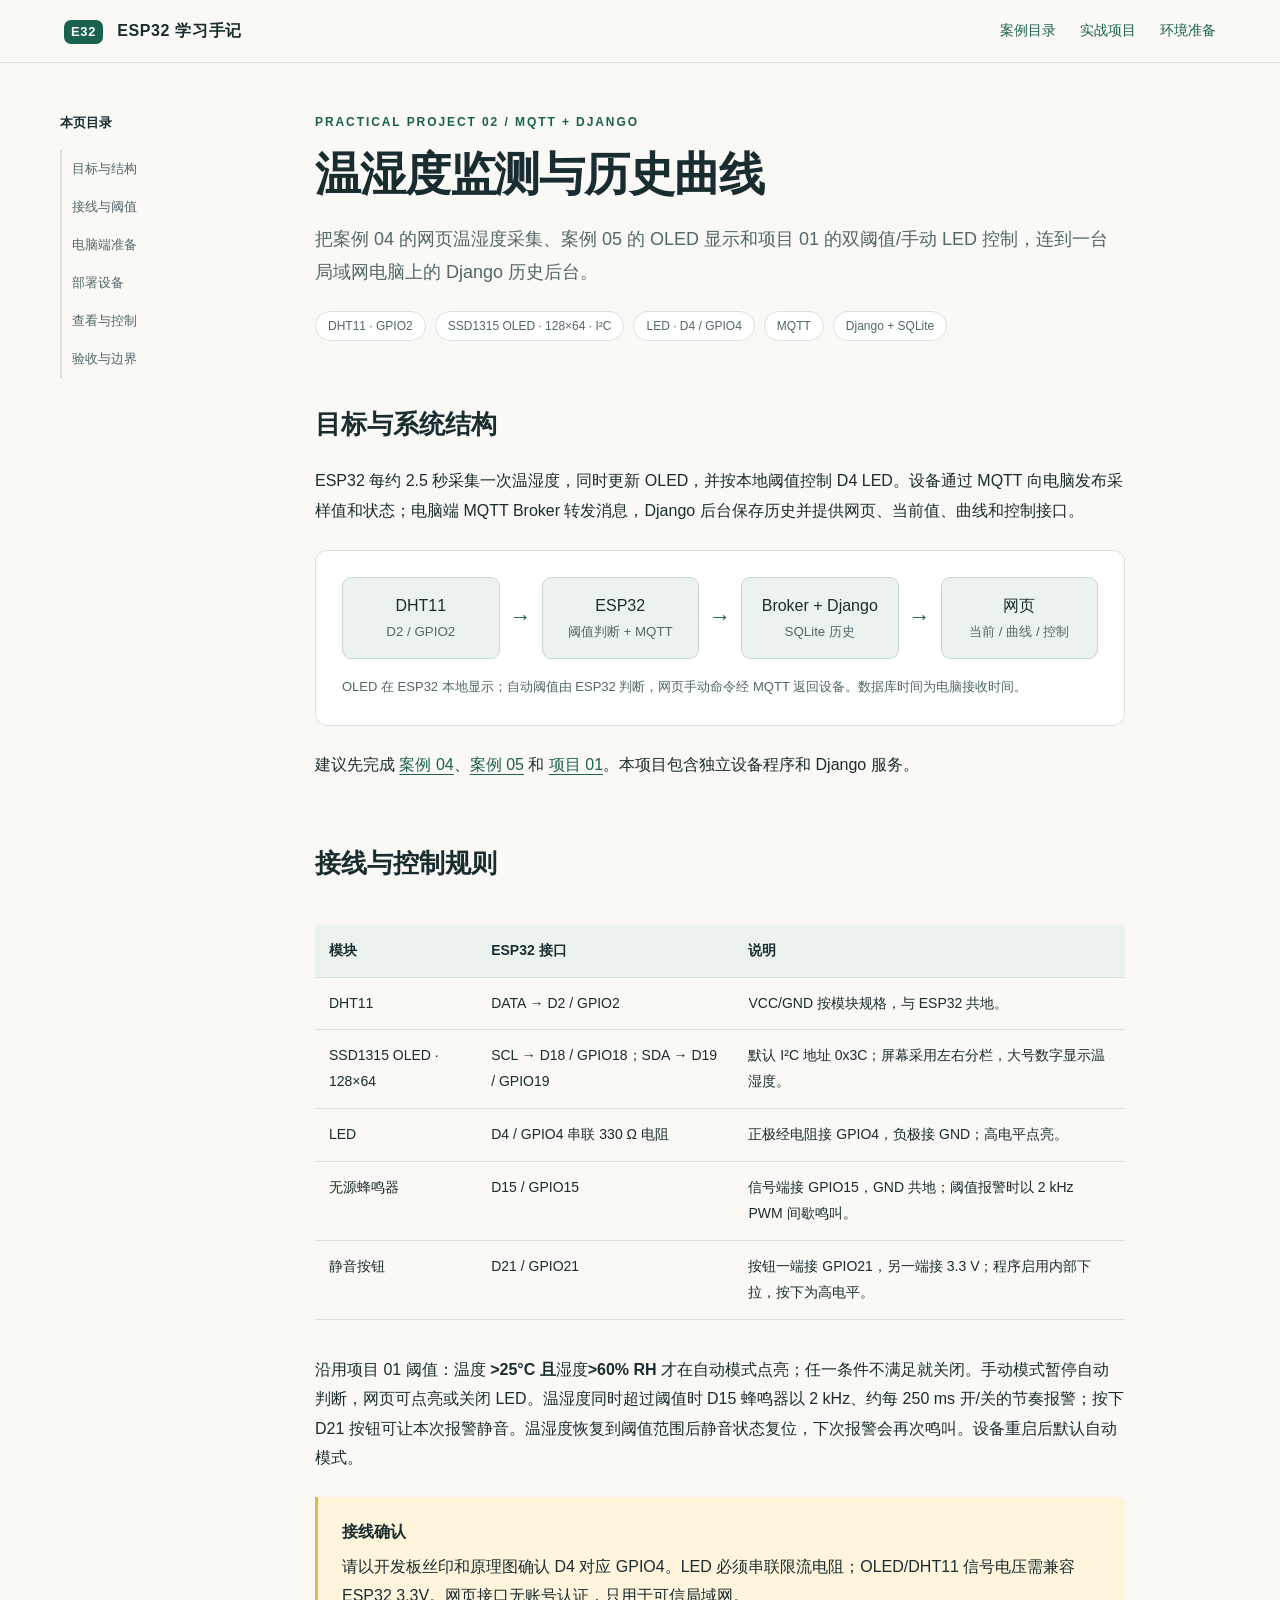
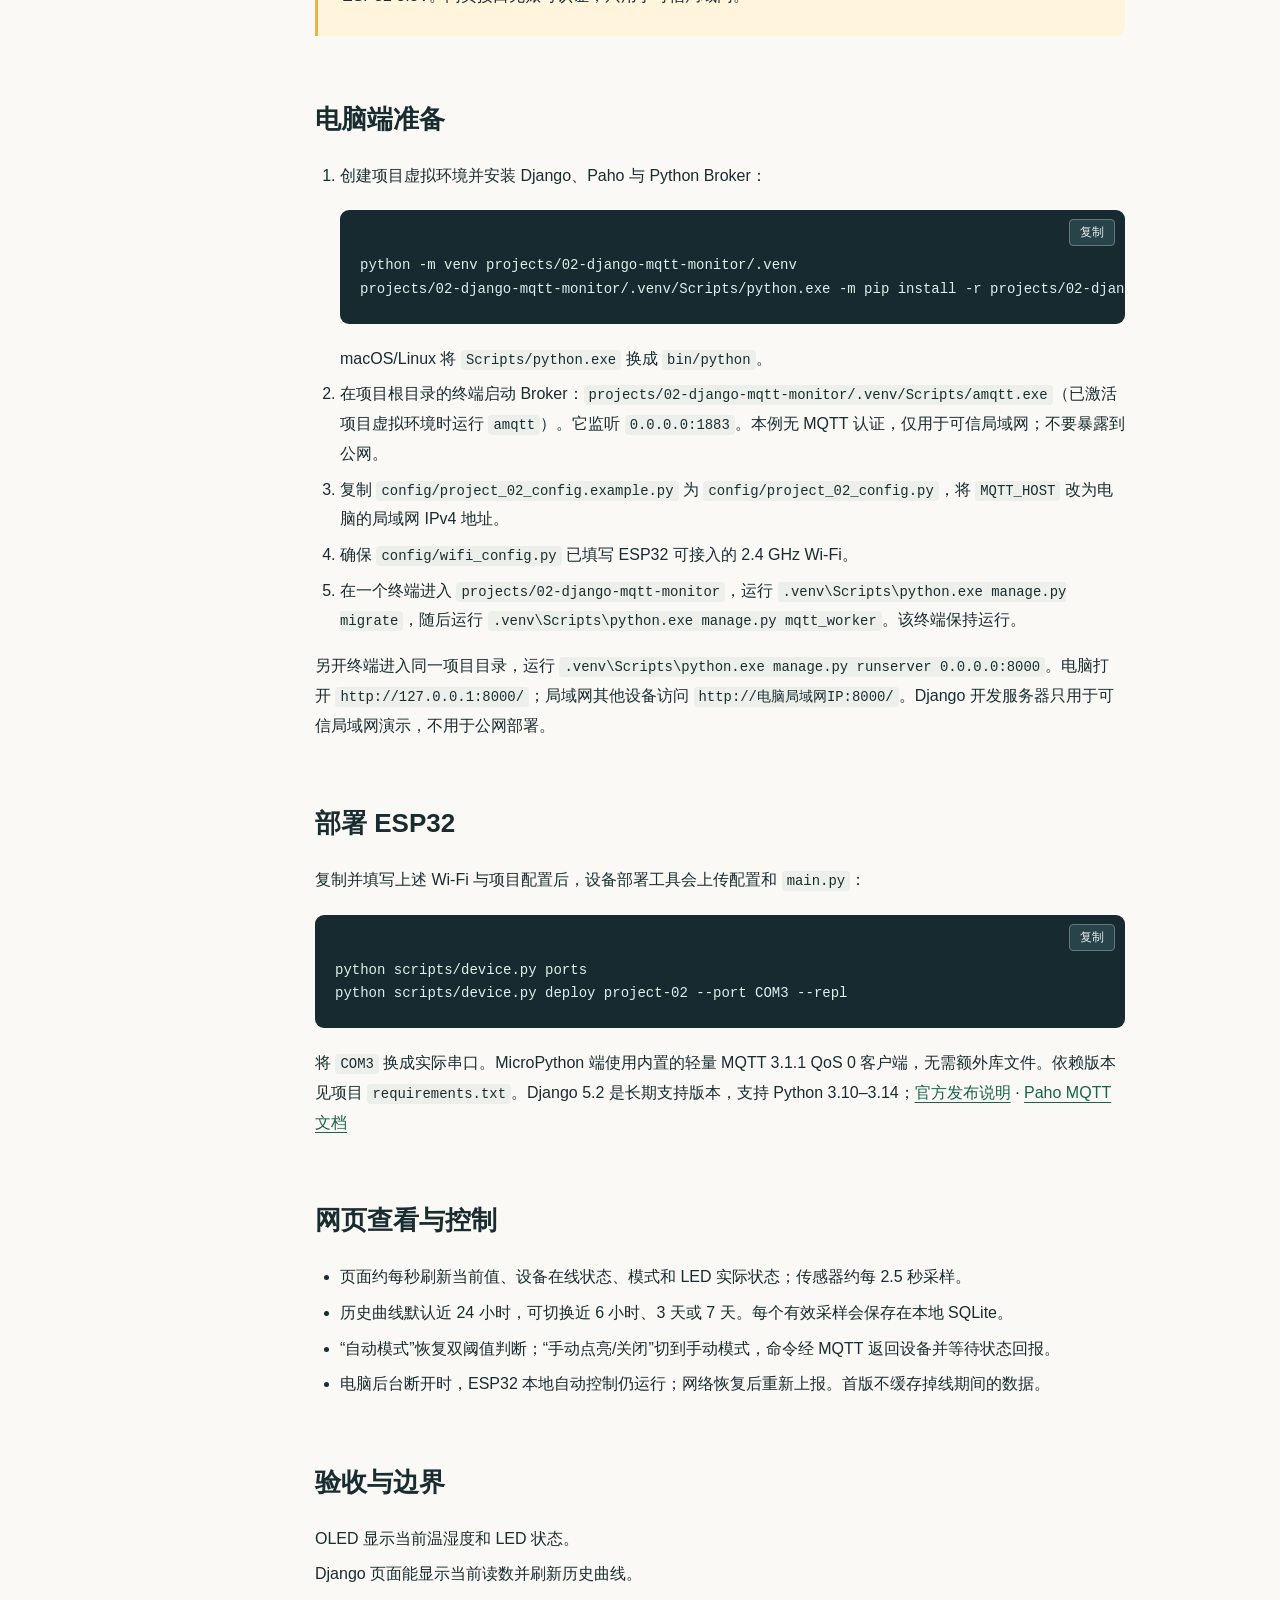
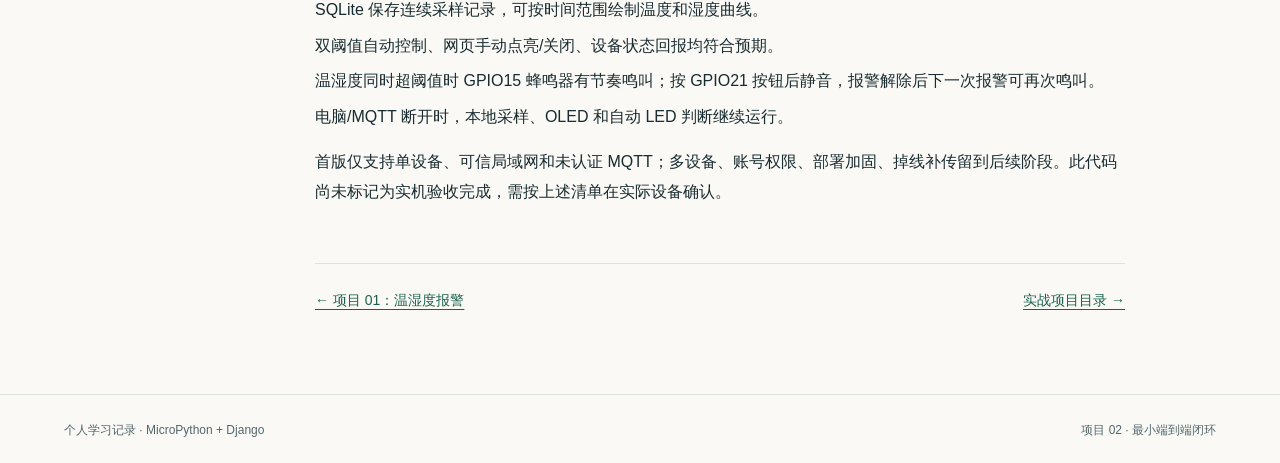
<file: projects/02-django-mqtt-monitor/index.html>
<!doctype html>
<html lang="zh-CN"><head><meta charset="utf-8"><meta name="viewport" content="width=device-width,initial-scale=1"><meta name="description" content="ESP32 温湿度 MQTT 上报、Django 历史曲线、OLED 显示和 GPIO4 自动/手动 LED 控制。"><title>项目 02：温湿度监测与历史曲线 · ESP32 学习手记</title><link rel="stylesheet" href="../../docs/assets/tutorial.css"><script defer src="../../docs/assets/tutorial.js"></script></head><body>
<a class="skip" href="#content">跳到正文</a><header class="topbar"><a class="brand" href="../../index.html"><span>E32</span> ESP32 学习手记</a><nav aria-label="主导航"><a href="../../index.html#cases">案例目录</a><a href="../index.html">实战项目</a><a href="../../docs/setup.html">环境准备</a></nav></header>
<div class="layout"><aside class="sidebar"><p>本页目录</p><a href="#goal">目标与结构</a><a href="#wiring">接线与阈值</a><a href="#setup">电脑端准备</a><a href="#device">部署设备</a><a href="#operate">查看与控制</a><a href="#verify">验收与边界</a></aside><main id="content"><article>
<div class="eyebrow">PRACTICAL PROJECT 02 / MQTT + DJANGO</div><h1>温湿度监测与历史曲线</h1><p class="lead">把案例 04 的网页温湿度采集、案例 05 的 OLED 显示和项目 01 的双阈值/手动 LED 控制，连到一台局域网电脑上的 Django 历史后台。</p><div class="meta"><span class="pill">DHT11 · GPIO2</span><span class="pill">SSD1315 OLED · 128×64 · I²C</span><span class="pill">LED · D4 / GPIO4</span><span class="pill">MQTT</span><span class="pill">Django + SQLite</span></div>
<section id="goal"><h2>目标与系统结构</h2><p>ESP32 每约 2.5 秒采集一次温湿度，同时更新 OLED，并按本地阈值控制 D4 LED。设备通过 MQTT 向电脑发布采样值和状态；电脑端 MQTT Broker 转发消息，Django 后台保存历史并提供网页、当前值、曲线和控制接口。</p><div class="diagram"><div class="flow"><div class="node">DHT11<small>D2 / GPIO2</small></div><span class="arrow">→</span><div class="node">ESP32<small>阈值判断 + MQTT</small></div><span class="arrow">→</span><div class="node">Broker + Django<small>SQLite 历史</small></div><span class="arrow">→</span><div class="node">网页<small>当前 / 曲线 / 控制</small></div></div><div class="caption">OLED 在 ESP32 本地显示；自动阈值由 ESP32 判断，网页手动命令经 MQTT 返回设备。数据库时间为电脑接收时间。</div></div><p>建议先完成 <a href="../../examples/04-temperature-humidity/index.html">案例 04</a>、<a href="../../examples/05-temperature-humidity-oled/index.html">案例 05</a> 和 <a href="../01-temperature-humidity-alarm/index.html">项目 01</a>。本项目包含独立设备程序和 Django 服务。</p></section>
<section id="wiring"><h2>接线与控制规则</h2><div class="table-wrap"><table><thead><tr><th>模块</th><th>ESP32 接口</th><th>说明</th></tr></thead><tbody><tr><td>DHT11</td><td>DATA → D2 / GPIO2</td><td>VCC/GND 按模块规格，与 ESP32 共地。</td></tr><tr><td>SSD1315 OLED · 128×64</td><td>SCL → D18 / GPIO18；SDA → D19 / GPIO19</td><td>默认 I²C 地址 0x3C；屏幕采用左右分栏，大号数字显示温湿度。</td></tr><tr><td>LED</td><td>D4 / GPIO4 串联 330 Ω 电阻</td><td>正极经电阻接 GPIO4，负极接 GND；高电平点亮。</td></tr><tr><td>无源蜂鸣器</td><td>D15 / GPIO15</td><td>信号端接 GPIO15，GND 共地；阈值报警时以 2 kHz PWM 间歇鸣叫。</td></tr><tr><td>静音按钮</td><td>D21 / GPIO21</td><td>按钮一端接 GPIO21，另一端接 3.3 V；程序启用内部下拉，按下为高电平。</td></tr></tbody></table></div><p>沿用项目 01 阈值：温度 <strong>&gt;25°C 且</strong>湿度<strong>&gt;60% RH</strong> 才在自动模式点亮；任一条件不满足就关闭。手动模式暂停自动判断，网页可点亮或关闭 LED。温湿度同时超过阈值时 D15 蜂鸣器以 2 kHz、约每 250 ms 开/关的节奏报警；按下 D21 按钮可让本次报警静音。温湿度恢复到阈值范围后静音状态复位，下次报警会再次鸣叫。设备重启后默认自动模式。</p><div class="note amber"><strong>接线确认</strong><p>请以开发板丝印和原理图确认 D4 对应 GPIO4。LED 必须串联限流电阻；OLED/DHT11 信号电压需兼容 ESP32 3.3V。网页接口无账号认证，只用于可信局域网。</p></div></section>
<section id="setup"><h2>电脑端准备</h2><ol><li>创建项目虚拟环境并安装 Django、Paho 与 Python Broker：<pre data-copy><code>python -m venv projects/02-django-mqtt-monitor/.venv
projects/02-django-mqtt-monitor/.venv/Scripts/python.exe -m pip install -r projects/02-django-mqtt-monitor/requirements.txt</code></pre>macOS/Linux 将 <code>Scripts/python.exe</code> 换成 <code>bin/python</code>。</li><li>在项目根目录的终端启动 Broker：<code>projects/02-django-mqtt-monitor/.venv/Scripts/amqtt.exe</code>（已激活项目虚拟环境时运行 <code>amqtt</code>）。它监听 <code>0.0.0.0:1883</code>。本例无 MQTT 认证，仅用于可信局域网；不要暴露到公网。</li><li>复制 <code>config/project_02_config.example.py</code> 为 <code>config/project_02_config.py</code>，将 <code>MQTT_HOST</code> 改为电脑的局域网 IPv4 地址。</li><li>确保 <code>config/wifi_config.py</code> 已填写 ESP32 可接入的 2.4 GHz Wi-Fi。</li><li>在一个终端进入 <code>projects/02-django-mqtt-monitor</code>，运行 <code>.venv\Scripts\python.exe manage.py migrate</code>，随后运行 <code>.venv\Scripts\python.exe manage.py mqtt_worker</code>。该终端保持运行。</li></ol><p>另开终端进入同一项目目录，运行 <code>.venv\Scripts\python.exe manage.py runserver 0.0.0.0:8000</code>。电脑打开 <code>http://127.0.0.1:8000/</code>；局域网其他设备访问 <code>http://电脑局域网IP:8000/</code>。Django 开发服务器只用于可信局域网演示，不用于公网部署。</p></section>
<section id="device"><h2>部署 ESP32</h2><p>复制并填写上述 Wi-Fi 与项目配置后，设备部署工具会上传配置和 <code>main.py</code>：</p><pre data-copy><code>python scripts/device.py ports
python scripts/device.py deploy project-02 --port COM3 --repl</code></pre><p>将 <code>COM3</code> 换成实际串口。MicroPython 端使用内置的轻量 MQTT 3.1.1 QoS 0 客户端，无需额外库文件。依赖版本见项目 <code>requirements.txt</code>。Django 5.2 是长期支持版本，支持 Python 3.10–3.14；<a href="https://docs.djangoproject.com/en/5.2/releases/5.2/">官方发布说明</a> · <a href="https://eclipse.dev/paho/clients/python/docs/">Paho MQTT 文档</a></p></section>
<section id="operate"><h2>网页查看与控制</h2><ul><li>页面约每秒刷新当前值、设备在线状态、模式和 LED 实际状态；传感器约每 2.5 秒采样。</li><li>历史曲线默认近 24 小时，可切换近 6 小时、3 天或 7 天。每个有效采样会保存在本地 SQLite。</li><li>“自动模式”恢复双阈值判断；“手动点亮/关闭”切到手动模式，命令经 MQTT 返回设备并等待状态回报。</li><li>电脑后台断开时，ESP32 本地自动控制仍运行；网络恢复后重新上报。首版不缓存掉线期间的数据。</li></ul></section>
<section id="verify"><h2>验收与边界</h2><ul class="checklist"><li>OLED 显示当前温湿度和 LED 状态。</li><li>Django 页面能显示当前读数并刷新历史曲线。</li><li>SQLite 保存连续采样记录，可按时间范围绘制温度和湿度曲线。</li><li>双阈值自动控制、网页手动点亮/关闭、设备状态回报均符合预期。</li><li>温湿度同时超阈值时 GPIO15 蜂鸣器有节奏鸣叫；按 GPIO21 按钮后静音，报警解除后下一次报警可再次鸣叫。</li><li>电脑/MQTT 断开时，本地采样、OLED 和自动 LED 判断继续运行。</li></ul><p>首版仅支持单设备、可信局域网和未认证 MQTT；多设备、账号权限、部署加固、掉线补传留到后续阶段。此代码尚未标记为实机验收完成，需按上述清单在实际设备确认。</p></section><nav class="pager"><a href="../01-temperature-humidity-alarm/index.html">← 项目 01：温湿度报警</a><a href="../index.html">实战项目目录 →</a></nav></article></main></div><footer class="footer"><span>个人学习记录 · MicroPython + Django</span><span>项目 02 · 最小端到端闭环</span></footer></body></html>
</file>
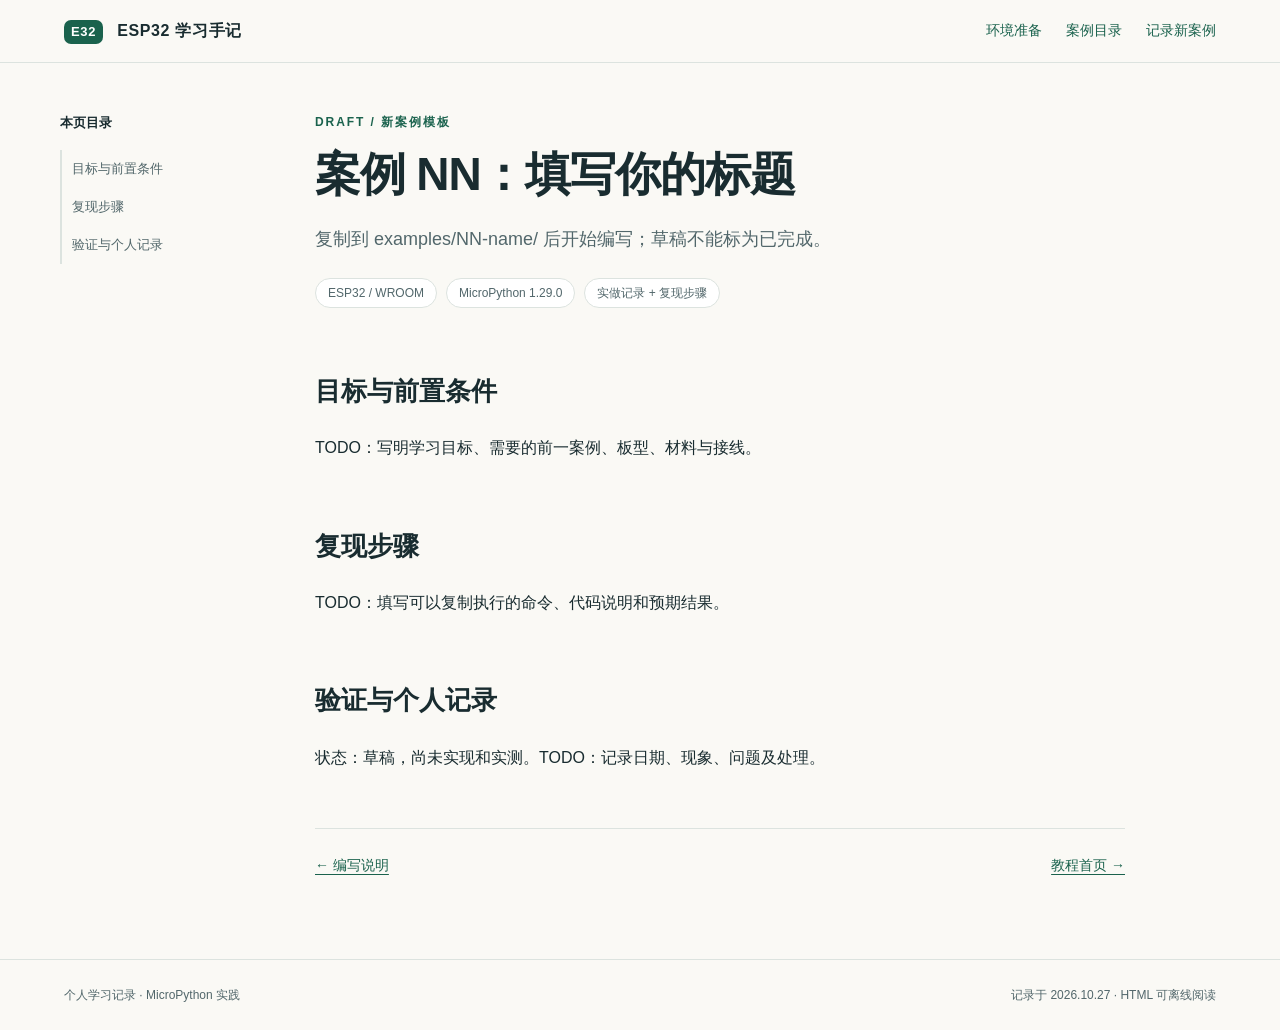
<file: templates/case/index.html>
<!doctype html>
<html lang="zh-CN"><head><meta charset="utf-8"><meta name="viewport" content="width=device-width,initial-scale=1">
<meta name="description" content="从第一个 LED 到 Wi-Fi 网页控制：记录个人学习过程，提供可复现的 ESP32 MicroPython 案例。">
<title>案例 NN：填写你的标题 · ESP32 学习手记</title><link rel="stylesheet" href="../../docs/assets/tutorial.css">
<script defer src="../../docs/assets/tutorial.js"></script></head><body>
<a class="skip" href="#content">跳到正文</a>
<header class="topbar"><a class="brand" href="../../index.html"><span>E32</span> ESP32 学习手记</a>
<nav aria-label="主导航"><a href="../../docs/setup.html">环境准备</a><a href="../../index.html#cases">案例目录</a><a href="../../docs/contributing.html">记录新案例</a></nav></header>
<div class="layout"><aside class="sidebar" aria-label="本页目录"><p>本页目录</p><a href="#goal">目标与前置条件</a><a href="#steps">复现步骤</a><a href="#verify">验证与个人记录</a></aside>
<main id="content"><article><div class="eyebrow">DRAFT / 新案例模板</div><h1>案例 NN：填写你的标题</h1><p class="lead">复制到 examples/NN-name/ 后开始编写；草稿不能标为已完成。</p>
<div class="meta"><span class="pill">ESP32 / WROOM</span><span class="pill">MicroPython 1.29.0</span><span class="pill">实做记录 + 复现步骤</span></div><section id="goal"><h2>目标与前置条件</h2><p>TODO：写明学习目标、需要的前一案例、板型、材料与接线。</p></section><section id="steps"><h2>复现步骤</h2><p>TODO：填写可以复制执行的命令、代码说明和预期结果。</p></section><section id="verify"><h2>验证与个人记录</h2><p>状态：草稿，尚未实现和实测。TODO：记录日期、现象、问题及处理。</p></section><nav class="pager" aria-label="章节导航"><a href="../../docs/contributing.html">← 编写说明</a><a href="../../index.html">教程首页 →</a></nav></article></main></div>
<footer class="footer"><span>个人学习记录 · MicroPython 实践</span><span>记录于 2026.10.27 · HTML 可离线阅读</span></footer></body></html>
</file>
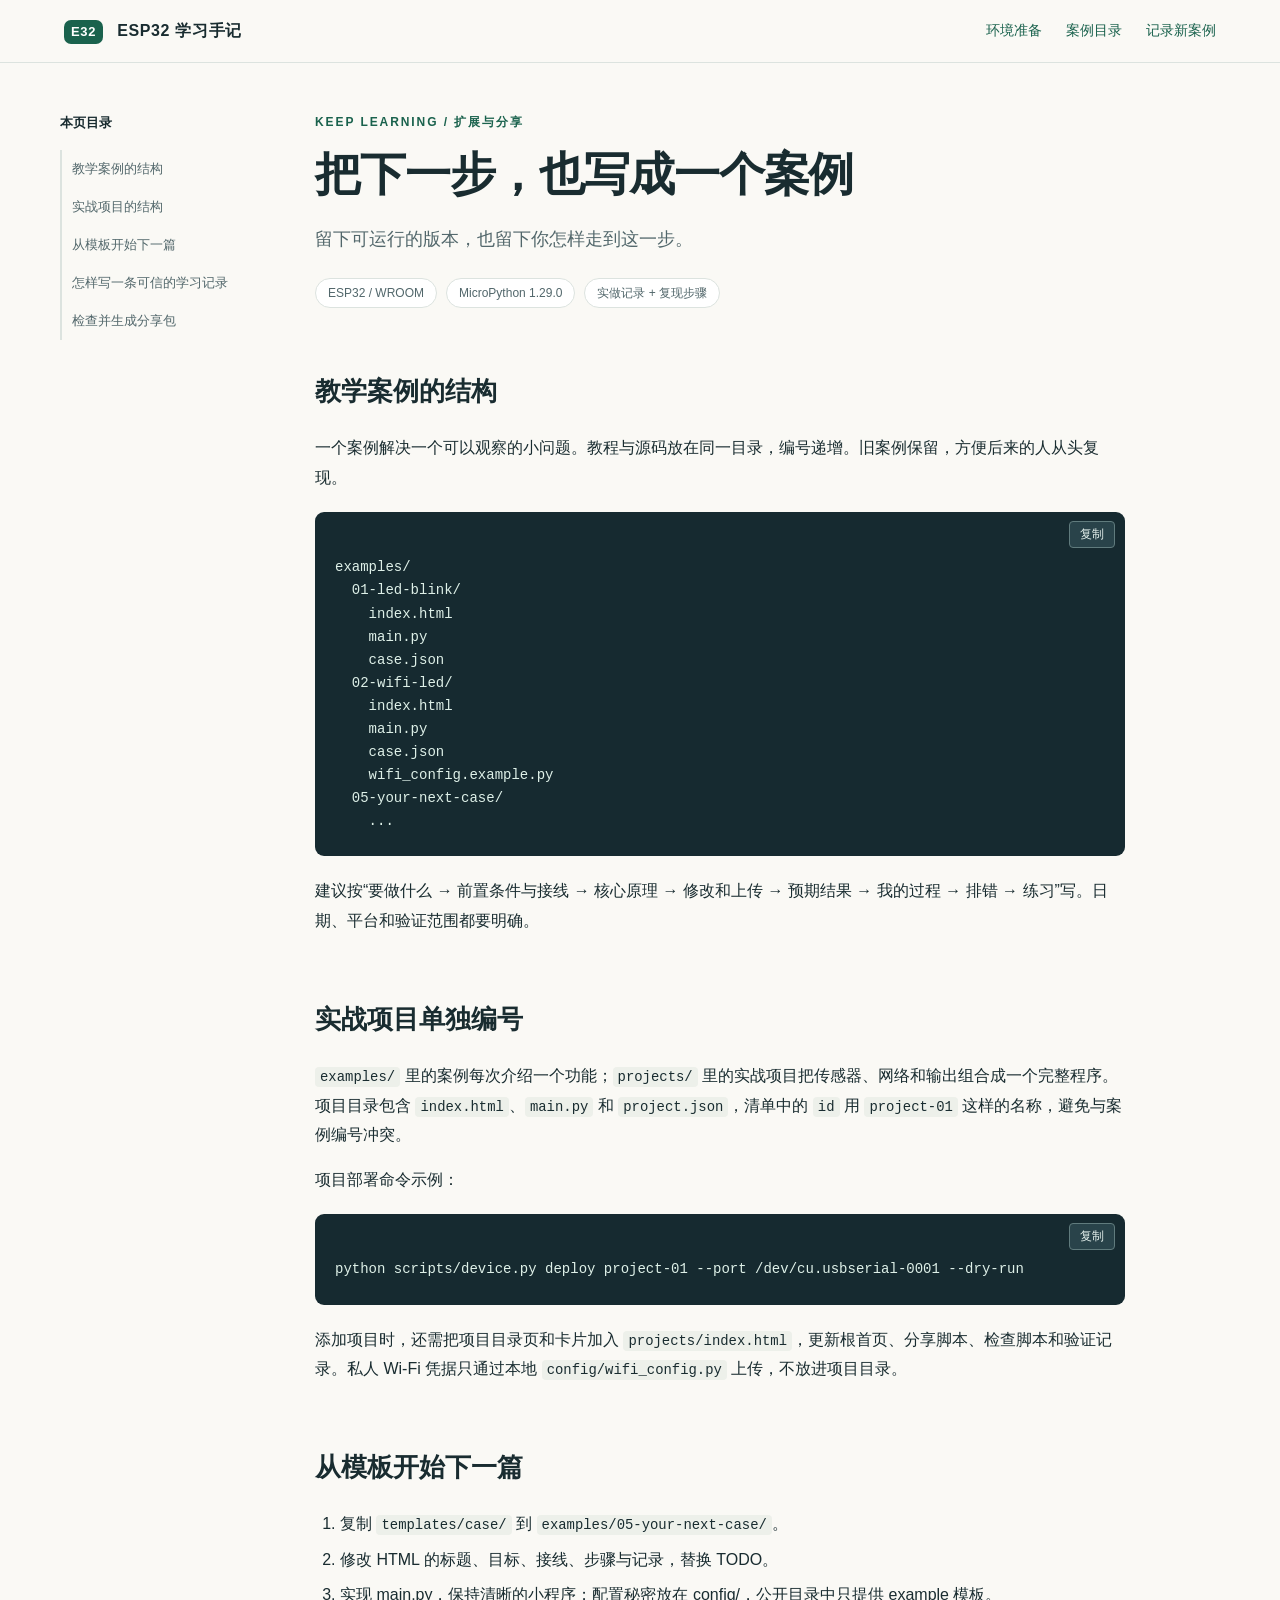
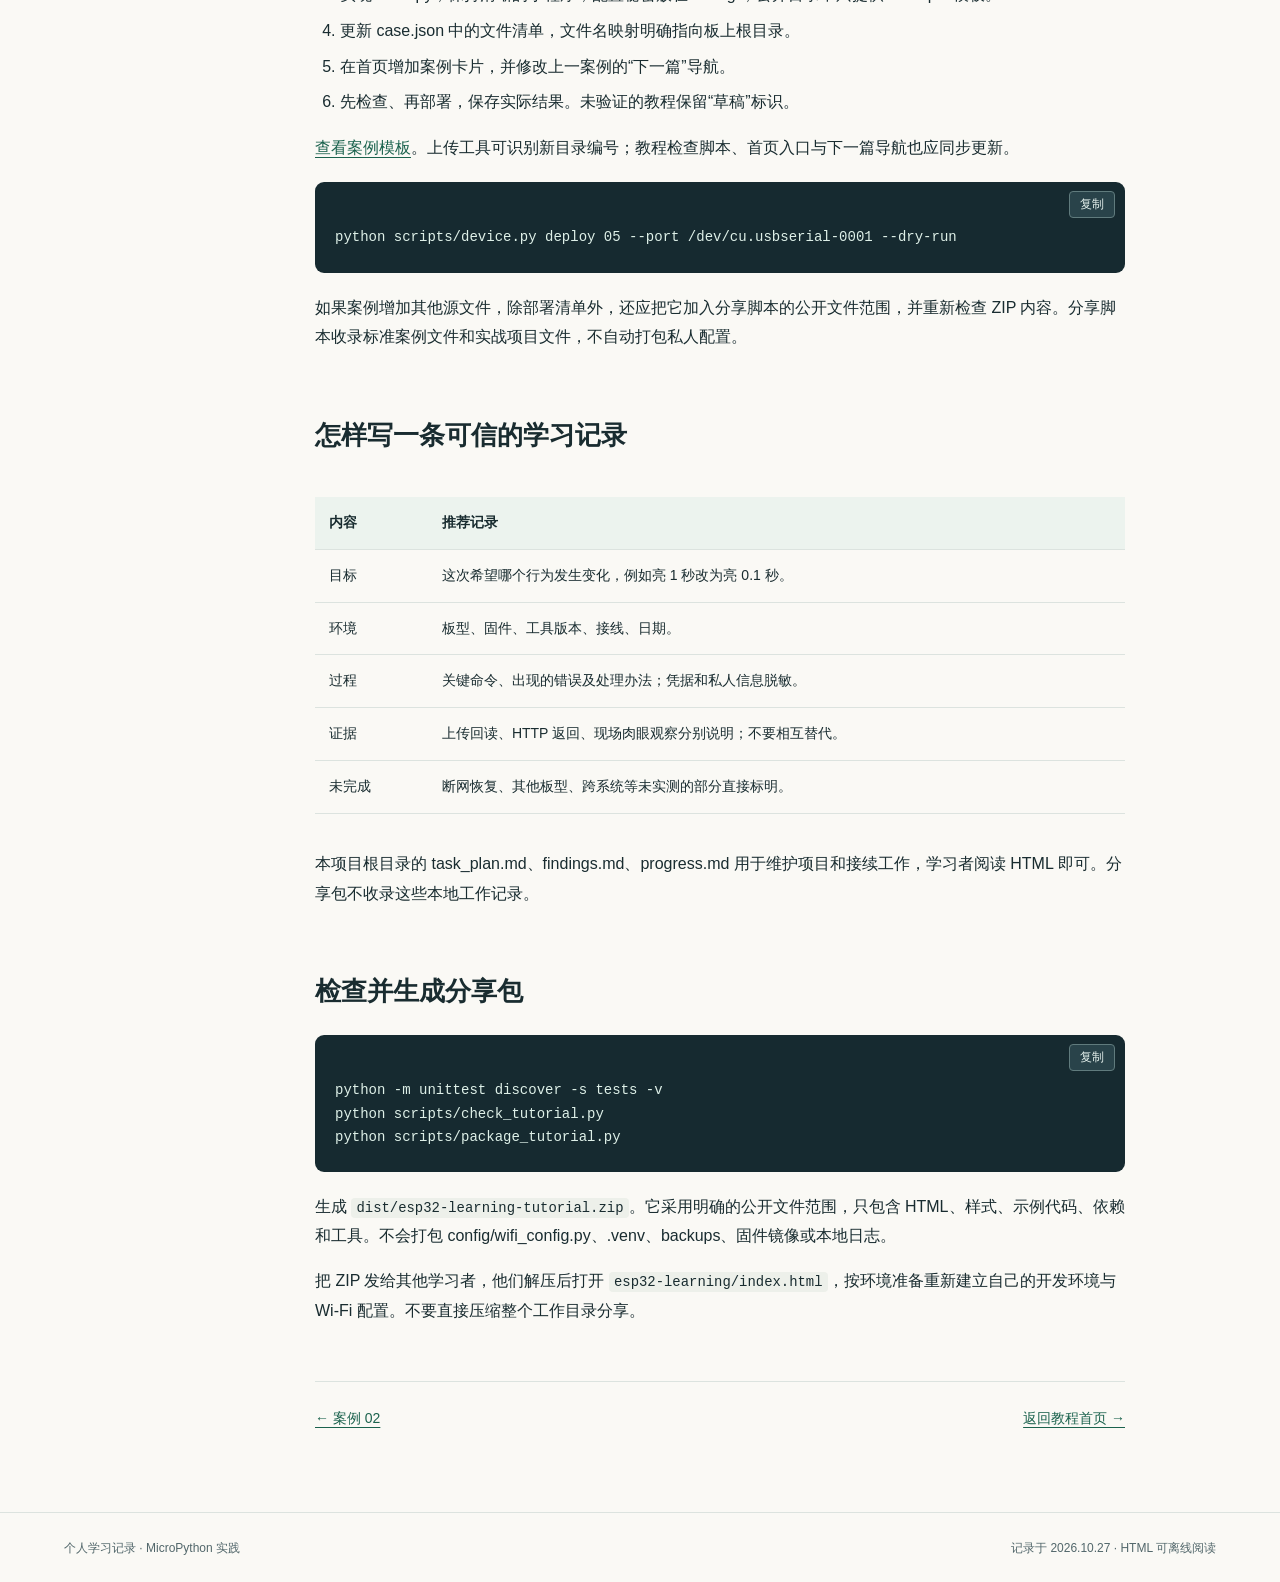
<file: docs/contributing.html>
<!doctype html>
<html lang="zh-CN"><head><meta charset="utf-8"><meta name="viewport" content="width=device-width,initial-scale=1">
<meta name="description" content="从第一个 LED 到 Wi-Fi 网页控制：记录个人学习过程，提供可复现的 ESP32 MicroPython 案例。">
<title>把下一步，也写成一个案例 · ESP32 学习手记</title><link rel="stylesheet" href="../docs/assets/tutorial.css">
<script defer src="../docs/assets/tutorial.js"></script></head><body>
<a class="skip" href="#content">跳到正文</a>
<header class="topbar"><a class="brand" href="../index.html"><span>E32</span> ESP32 学习手记</a>
<nav aria-label="主导航"><a href="../docs/setup.html">环境准备</a><a href="../index.html#cases">案例目录</a><a href="../docs/contributing.html">记录新案例</a></nav></header>
<div class="layout"><aside class="sidebar" aria-label="本页目录"><p>本页目录</p><a href="#pattern">教学案例的结构</a><a href="#project">实战项目的结构</a><a href="#new">从模板开始下一篇</a><a href="#records">怎样写一条可信的学习记录</a><a href="#share">检查并生成分享包</a></aside>
<main id="content"><article><div class="eyebrow">KEEP LEARNING / 扩展与分享</div><h1>把下一步，也写成一个案例</h1><p class="lead">留下可运行的版本，也留下你怎样走到这一步。</p>
<div class="meta"><span class="pill">ESP32 / WROOM</span><span class="pill">MicroPython 1.29.0</span><span class="pill">实做记录 + 复现步骤</span></div><section id="pattern"><h2>教学案例的结构</h2><p>一个案例解决一个可以观察的小问题。教程与源码放在同一目录，编号递增。旧案例保留，方便后来的人从头复现。</p><pre data-copy><code class="language-text">examples/
  01-led-blink/
    index.html
    main.py
    case.json
  02-wifi-led/
    index.html
    main.py
    case.json
    wifi_config.example.py
  05-your-next-case/
    ...</code></pre><p>建议按“要做什么 → 前置条件与接线 → 核心原理 → 修改和上传 → 预期结果 → 我的过程 → 排错 → 练习”写。日期、平台和验证范围都要明确。</p></section><section id="project"><h2>实战项目单独编号</h2><p><code>examples/</code> 里的案例每次介绍一个功能；<code>projects/</code> 里的实战项目把传感器、网络和输出组合成一个完整程序。项目目录包含 <code>index.html</code>、<code>main.py</code> 和 <code>project.json</code>，清单中的 <code>id</code> 用 <code>project-01</code> 这样的名称，避免与案例编号冲突。</p><p>项目部署命令示例：</p><pre data-copy><code class="language-bash">python scripts/device.py deploy project-01 --port /dev/cu.usbserial-0001 --dry-run</code></pre><p>添加项目时，还需把项目目录页和卡片加入 <code>projects/index.html</code>，更新根首页、分享脚本、检查脚本和验证记录。私人 Wi-Fi 凭据只通过本地 <code>config/wifi_config.py</code> 上传，不放进项目目录。</p></section><section id="new"><h2>从模板开始下一篇</h2><ol><li>复制 <code>templates/case/</code> 到 <code>examples/05-your-next-case/</code>。</li><li>修改 HTML 的标题、目标、接线、步骤与记录，替换 TODO。</li><li>实现 main.py，保持清晰的小程序；配置秘密放在 config/，公开目录中只提供 example 模板。</li><li>更新 case.json 中的文件清单，文件名映射明确指向板上根目录。</li><li>在首页增加案例卡片，并修改上一案例的“下一篇”导航。</li><li>先检查、再部署，保存实际结果。未验证的教程保留“草稿”标识。</li></ol><p><a href="../templates/case/index.html">查看案例模板</a>。上传工具可识别新目录编号；教程检查脚本、首页入口与下一篇导航也应同步更新。</p><pre data-copy><code class="language-bash">python scripts/device.py deploy 05 --port /dev/cu.usbserial-0001 --dry-run</code></pre><p>如果案例增加其他源文件，除部署清单外，还应把它加入分享脚本的公开文件范围，并重新检查 ZIP 内容。分享脚本收录标准案例文件和实战项目文件，不自动打包私人配置。</p></section><section id="records"><h2>怎样写一条可信的学习记录</h2><div class="table-wrap"><table><thead><tr><th>内容</th><th>推荐记录</th></tr></thead><tbody><tr><td>目标</td><td>这次希望哪个行为发生变化，例如亮 1 秒改为亮 0.1 秒。</td></tr><tr><td>环境</td><td>板型、固件、工具版本、接线、日期。</td></tr><tr><td>过程</td><td>关键命令、出现的错误及处理办法；凭据和私人信息脱敏。</td></tr><tr><td>证据</td><td>上传回读、HTTP 返回、现场肉眼观察分别说明；不要相互替代。</td></tr><tr><td>未完成</td><td>断网恢复、其他板型、跨系统等未实测的部分直接标明。</td></tr></tbody></table></div><p>本项目根目录的 task_plan.md、findings.md、progress.md 用于维护项目和接续工作，学习者阅读 HTML 即可。分享包不收录这些本地工作记录。</p></section><section id="share"><h2>检查并生成分享包</h2><pre data-copy><code class="language-bash">python -m unittest discover -s tests -v
python scripts/check_tutorial.py
python scripts/package_tutorial.py</code></pre><p>生成 <code>dist/esp32-learning-tutorial.zip</code>。它采用明确的公开文件范围，只包含 HTML、样式、示例代码、依赖和工具。不会打包 config/wifi_config.py、.venv、backups、固件镜像或本地日志。</p><p>把 ZIP 发给其他学习者，他们解压后打开 <code>esp32-learning/index.html</code>，按环境准备重新建立自己的开发环境与 Wi-Fi 配置。不要直接压缩整个工作目录分享。</p></section><nav class="pager" aria-label="章节导航"><a href="../examples/02-wifi-led/index.html">← 案例 02</a><a href="../index.html">返回教程首页 →</a></nav></article></main></div>
<footer class="footer"><span>个人学习记录 · MicroPython 实践</span><span>记录于 2026.10.27 · HTML 可离线阅读</span></footer></body></html>
</file>
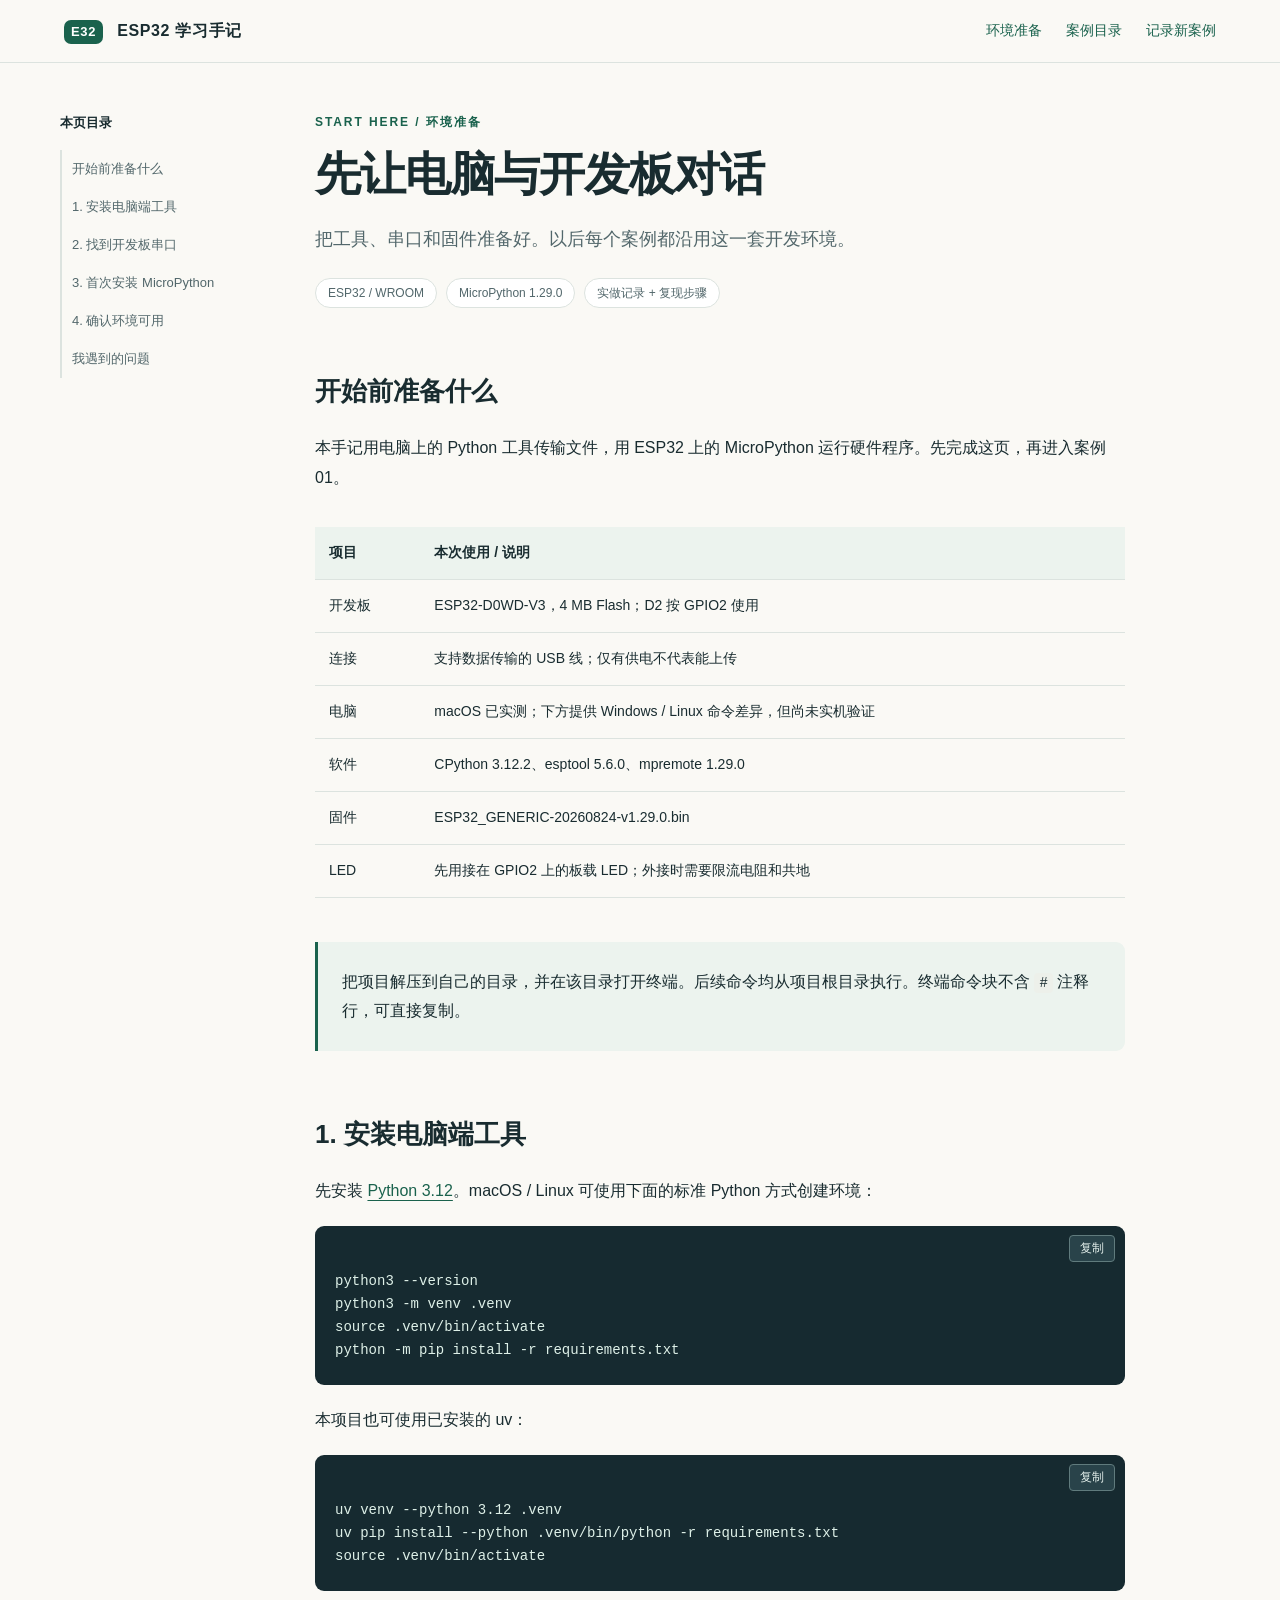
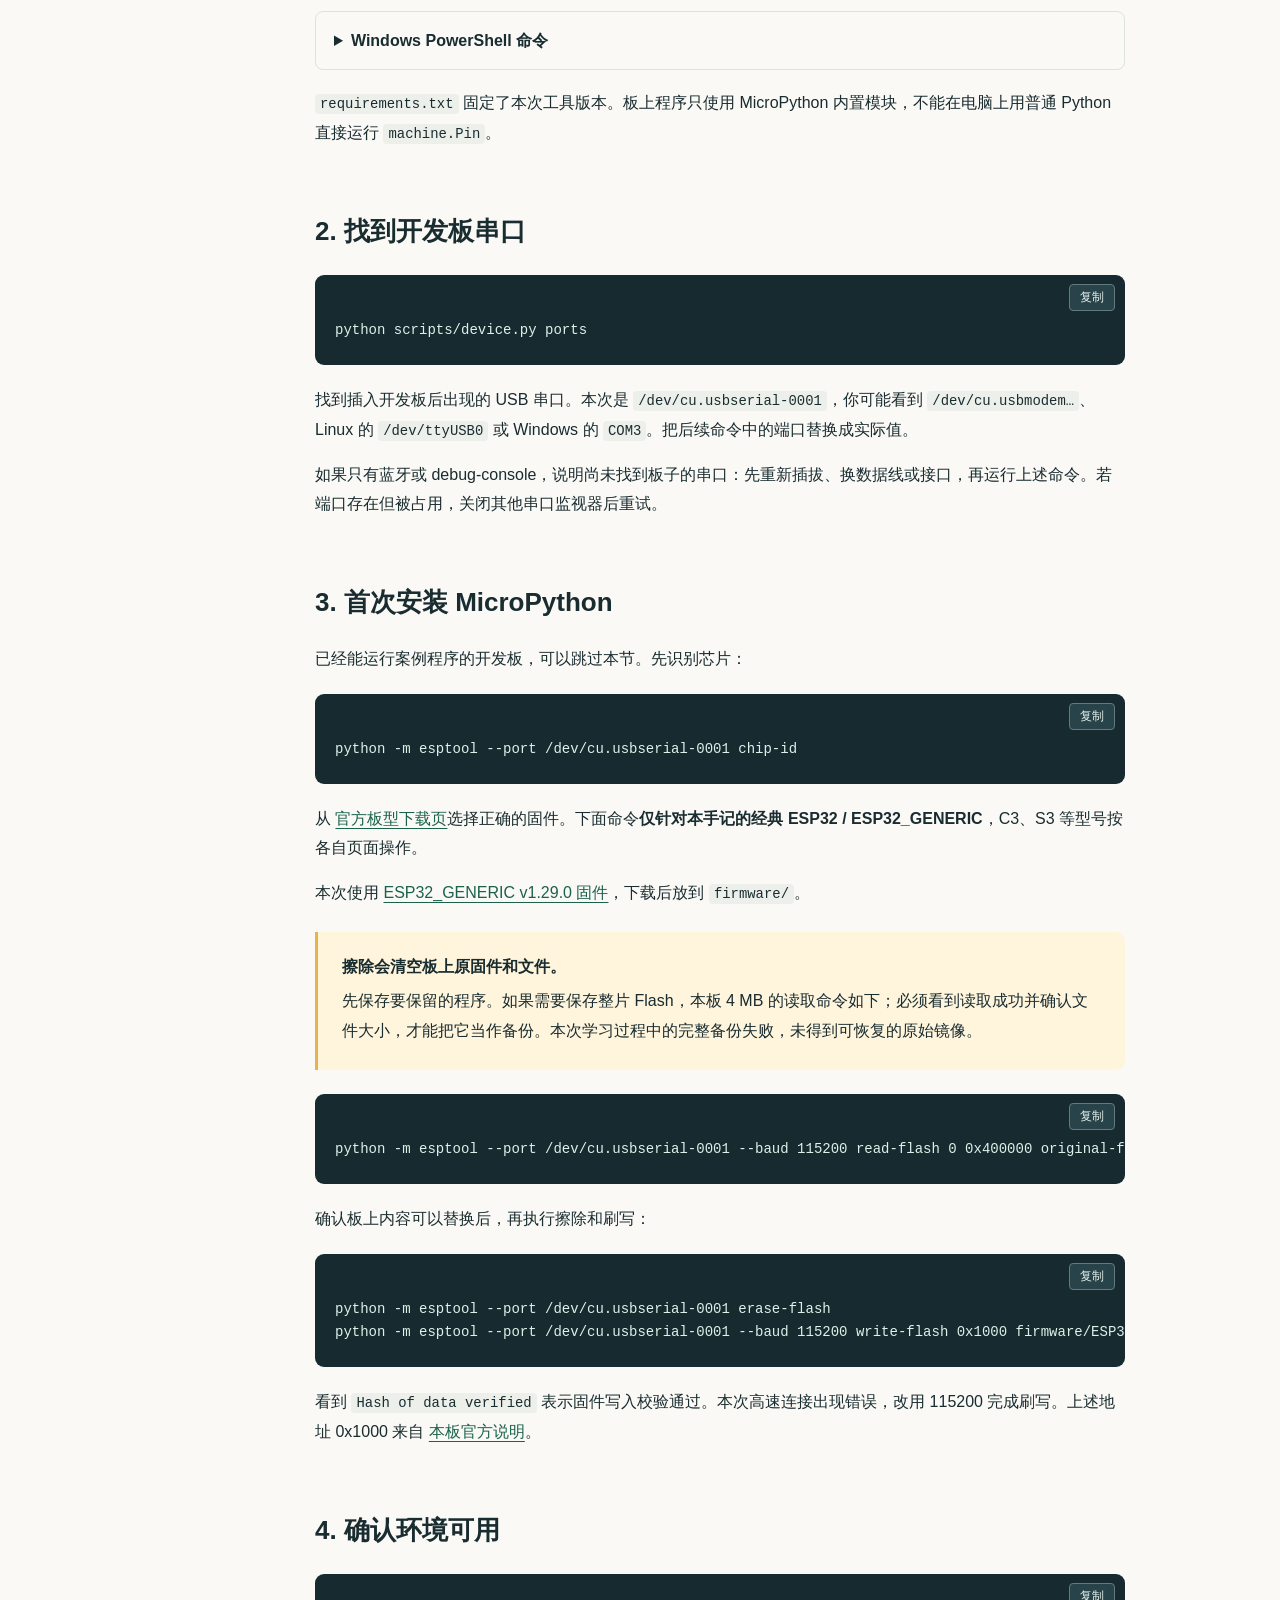
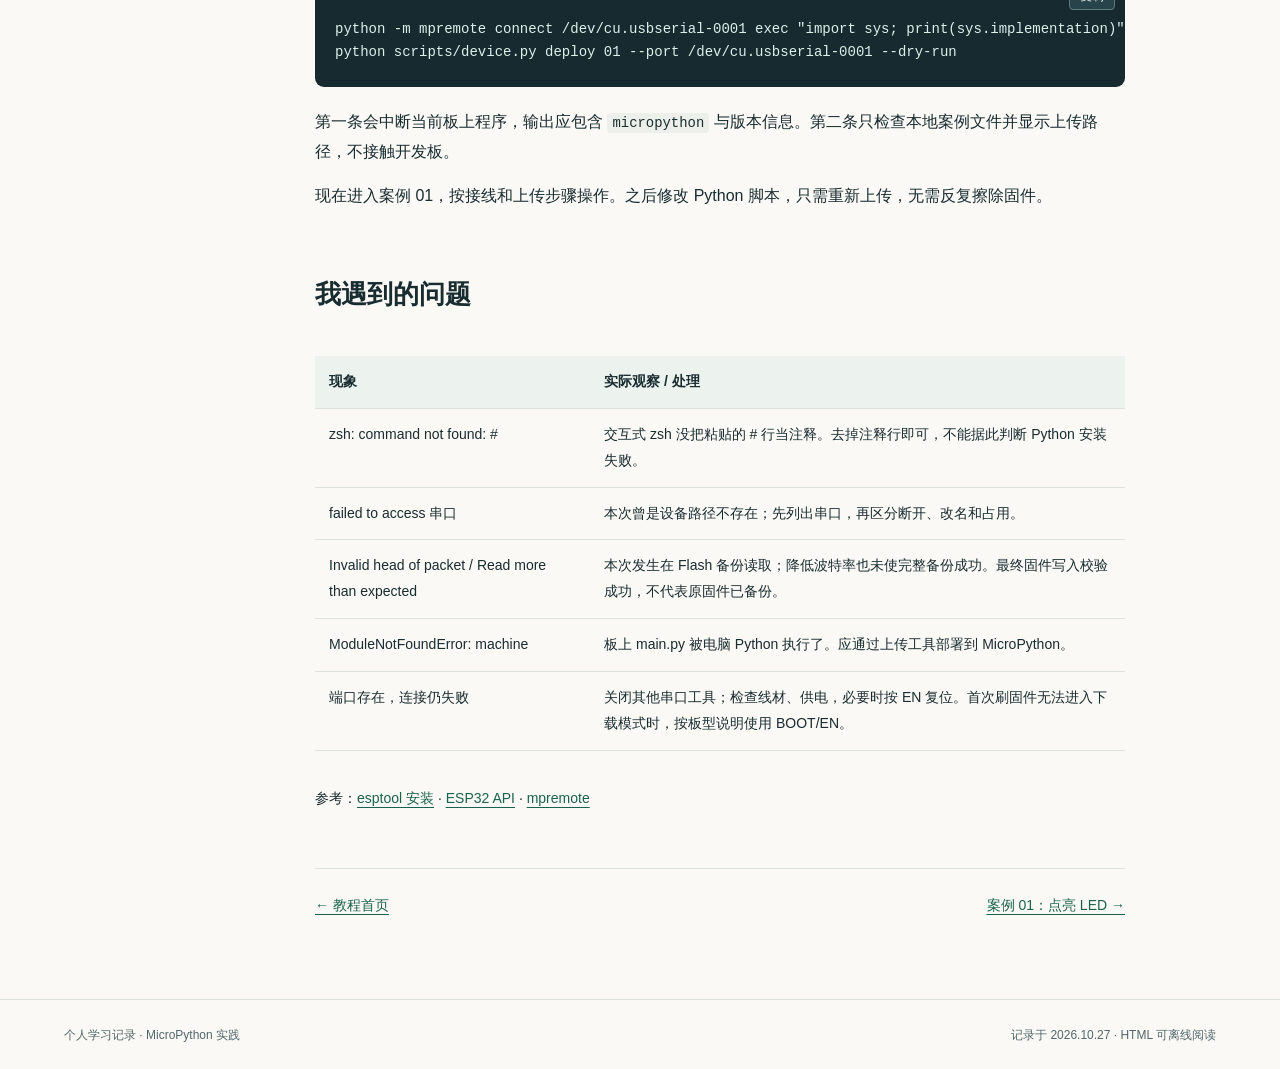
<file: docs/setup.html>
<!doctype html>
<html lang="zh-CN"><head><meta charset="utf-8"><meta name="viewport" content="width=device-width,initial-scale=1">
<meta name="description" content="从第一个 LED 到 Wi-Fi 网页控制：记录个人学习过程，提供可复现的 ESP32 MicroPython 案例。">
<title>先让电脑与开发板对话 · ESP32 学习手记</title><link rel="stylesheet" href="../docs/assets/tutorial.css">
<script defer src="../docs/assets/tutorial.js"></script></head><body>
<a class="skip" href="#content">跳到正文</a>
<header class="topbar"><a class="brand" href="../index.html"><span>E32</span> ESP32 学习手记</a>
<nav aria-label="主导航"><a href="../docs/setup.html">环境准备</a><a href="../index.html#cases">案例目录</a><a href="../docs/contributing.html">记录新案例</a></nav></header>
<div class="layout"><aside class="sidebar" aria-label="本页目录"><p>本页目录</p><a href="#prepare">开始前准备什么</a><a href="#python">1. 安装电脑端工具</a><a href="#serial">2. 找到开发板串口</a><a href="#firmware">3. 首次安装 MicroPython</a><a href="#verify">4. 确认环境可用</a><a href="#troubleshooting">我遇到的问题</a></aside>
<main id="content"><article><div class="eyebrow">START HERE / 环境准备</div><h1>先让电脑与开发板对话</h1><p class="lead">把工具、串口和固件准备好。以后每个案例都沿用这一套开发环境。</p>
<div class="meta"><span class="pill">ESP32 / WROOM</span><span class="pill">MicroPython 1.29.0</span><span class="pill">实做记录 + 复现步骤</span></div><section id="prepare"><h2>开始前准备什么</h2><p>本手记用电脑上的 Python 工具传输文件，用 ESP32 上的 MicroPython 运行硬件程序。先完成这页，再进入案例 01。</p><div class="table-wrap"><table><thead><tr><th>项目</th><th>本次使用 / 说明</th></tr></thead><tbody><tr><td>开发板</td><td>ESP32-D0WD-V3，4 MB Flash；D2 按 GPIO2 使用</td></tr><tr><td>连接</td><td>支持数据传输的 USB 线；仅有供电不代表能上传</td></tr><tr><td>电脑</td><td>macOS 已实测；下方提供 Windows / Linux 命令差异，但尚未实机验证</td></tr><tr><td>软件</td><td>CPython 3.12.2、esptool 5.6.0、mpremote 1.29.0</td></tr><tr><td>固件</td><td>ESP32_GENERIC-20260824-v1.29.0.bin</td></tr><tr><td>LED</td><td>先用接在 GPIO2 上的板载 LED；外接时需要限流电阻和共地</td></tr></tbody></table></div><div class="note"><p>把项目解压到自己的目录，并在该目录打开终端。后续命令均从项目根目录执行。终端命令块不含 <code>#</code> 注释行，可直接复制。</p></div></section><section id="python"><h2>1. 安装电脑端工具</h2><p>先安装 <a href="https://www.python.org/downloads/">Python 3.12</a>。macOS / Linux 可使用下面的标准 Python 方式创建环境：</p><pre data-copy><code class="language-bash">python3 --version
python3 -m venv .venv
source .venv/bin/activate
python -m pip install -r requirements.txt</code></pre><p>本项目也可使用已安装的 uv：</p><pre data-copy><code class="language-bash">uv venv --python 3.12 .venv
uv pip install --python .venv/bin/python -r requirements.txt
source .venv/bin/activate</code></pre><details><summary>Windows PowerShell 命令</summary><pre data-copy><code class="language-bash">py -3.12 -m venv .venv
.venv\Scripts\python.exe -m pip install -r requirements.txt
.venv\Scripts\python.exe scripts/device.py ports</code></pre><p>之后把命令中的 <code>python</code> 替换为 <code>.venv\Scripts\python.exe</code>，即可不依赖激活脚本。此平台分支尚未实测。</p></details><p><code>requirements.txt</code> 固定了本次工具版本。板上程序只使用 MicroPython 内置模块，不能在电脑上用普通 Python 直接运行 <code>machine.Pin</code>。</p></section><section id="serial"><h2>2. 找到开发板串口</h2><pre data-copy><code class="language-bash">python scripts/device.py ports</code></pre><p>找到插入开发板后出现的 USB 串口。本次是 <code>/dev/cu.usbserial-0001</code>，你可能看到 <code>/dev/cu.usbmodem…</code>、Linux 的 <code>/dev/ttyUSB0</code> 或 Windows 的 <code>COM3</code>。把后续命令中的端口替换成实际值。</p><p>如果只有蓝牙或 debug-console，说明尚未找到板子的串口：先重新插拔、换数据线或接口，再运行上述命令。若端口存在但被占用，关闭其他串口监视器后重试。</p></section><section id="firmware"><h2>3. 首次安装 MicroPython</h2><p>已经能运行案例程序的开发板，可以跳过本节。先识别芯片：</p><pre data-copy><code class="language-bash">python -m esptool --port /dev/cu.usbserial-0001 chip-id</code></pre><p>从 <a href="https://micropython.org/download/">官方板型下载页</a>选择正确的固件。下面命令<strong>仅针对本手记的经典 ESP32 / ESP32_GENERIC</strong>，C3、S3 等型号按各自页面操作。</p><p>本次使用 <a href="https://micropython.org/resources/firmware/ESP32_GENERIC-20260824-v1.29.0.bin">ESP32_GENERIC v1.29.0 固件</a>，下载后放到 <code>firmware/</code>。</p>
<div class="note amber"><strong>擦除会清空板上原固件和文件。</strong><p>先保存要保留的程序。如果需要保存整片 Flash，本板 4 MB 的读取命令如下；必须看到读取成功并确认文件大小，才能把它当作备份。本次学习过程中的完整备份失败，未得到可恢复的原始镜像。</p></div><pre data-copy><code class="language-bash">python -m esptool --port /dev/cu.usbserial-0001 --baud 115200 read-flash 0 0x400000 original-flash.bin</code></pre><p>确认板上内容可以替换后，再执行擦除和刷写：</p><pre data-copy><code class="language-bash">python -m esptool --port /dev/cu.usbserial-0001 erase-flash
python -m esptool --port /dev/cu.usbserial-0001 --baud 115200 write-flash 0x1000 firmware/ESP32_GENERIC-20260824-v1.29.0.bin</code></pre><p>看到 <code>Hash of data verified</code> 表示固件写入校验通过。本次高速连接出现错误，改用 115200 完成刷写。上述地址 0x1000 来自 <a href="https://micropython.org/download/ESP32_GENERIC/">本板官方说明</a>。</p></section><section id="verify"><h2>4. 确认环境可用</h2><pre data-copy><code class="language-bash">python -m mpremote connect /dev/cu.usbserial-0001 exec &quot;import sys; print(sys.implementation)&quot;
python scripts/device.py deploy 01 --port /dev/cu.usbserial-0001 --dry-run</code></pre><p>第一条会中断当前板上程序，输出应包含 <code>micropython</code> 与版本信息。第二条只检查本地案例文件并显示上传路径，不接触开发板。</p><p>现在进入案例 01，按接线和上传步骤操作。之后修改 Python 脚本，只需重新上传，无需反复擦除固件。</p></section><section id="troubleshooting"><h2>我遇到的问题</h2><div class="table-wrap"><table><thead><tr><th>现象</th><th>实际观察 / 处理</th></tr></thead><tbody><tr><td>zsh: command not found: #</td><td>交互式 zsh 没把粘贴的 # 行当注释。去掉注释行即可，不能据此判断 Python 安装失败。</td></tr><tr><td>failed to access 串口</td><td>本次曾是设备路径不存在；先列出串口，再区分断开、改名和占用。</td></tr><tr><td>Invalid head of packet / Read more than expected</td><td>本次发生在 Flash 备份读取；降低波特率也未使完整备份成功。最终固件写入校验成功，不代表原固件已备份。</td></tr><tr><td>ModuleNotFoundError: machine</td><td>板上 main.py 被电脑 Python 执行了。应通过上传工具部署到 MicroPython。</td></tr><tr><td>端口存在，连接仍失败</td><td>关闭其他串口工具；检查线材、供电，必要时按 EN 复位。首次刷固件无法进入下载模式时，按板型说明使用 BOOT/EN。</td></tr></tbody></table></div><p class="references">参考：<a href="https://docs.espressif.com/projects/esptool/en/latest/esp32/installation.html">esptool 安装</a> · <a href="https://docs.micropython.org/en/v1.29.0/esp32/quickref.html">ESP32 API</a> · <a href="https://docs.micropython.org/en/latest/reference/mpremote.html">mpremote</a></p></section><nav class="pager" aria-label="章节导航"><a href="../index.html">← 教程首页</a><a href="../examples/01-led-blink/index.html">案例 01：点亮 LED →</a></nav></article></main></div>
<footer class="footer"><span>个人学习记录 · MicroPython 实践</span><span>记录于 2026.10.27 · HTML 可离线阅读</span></footer></body></html>
</file>
<file: docs/assets/tutorial.css>
:root{--paper:#faf9f5;--ink:#192c30;--muted:#52676b;--line:#dce3df;--green:#1a624d;--amber:#e7b34d;--pale:#ecf3ee;--code:#162a30}*{box-sizing:border-box}html{scroll-behavior:smooth;scroll-padding-top:90px}body{margin:0;background:var(--paper);color:var(--ink);font:16px/1.85 -apple-system,BlinkMacSystemFont,"Segoe UI","PingFang SC","Microsoft YaHei",sans-serif}a{color:var(--green);text-decoration-thickness:1px;text-underline-offset:4px}a:hover{color:#a26708}a:focus-visible,button:focus-visible,summary:focus-visible{outline:3px solid var(--amber);outline-offset:4px}.skip{position:absolute;top:-70px;left:20px;background:white;padding:10px;z-index:10}.skip:focus{top:12px}.topbar{border-bottom:1px solid var(--line);background:var(--paper);padding:16px 5%;display:flex;align-items:center;justify-content:space-between;gap:16px}.brand{font-weight:800;letter-spacing:.04em;text-decoration:none;color:var(--ink)}.brand span{display:inline-block;background:var(--green);color:white;border-radius:7px;padding:0 7px;margin-right:9px;font-size:13px}.topbar nav{display:flex;gap:24px;font-size:14px}.topbar nav a{text-decoration:none}.wrap{max-width:1160px;margin:auto;padding:64px 30px}.eyebrow{color:var(--green);font-weight:700;font-size:12px;letter-spacing:.16em;text-transform:uppercase}.hero h1{font-size:clamp(34px,4.8vw,58px);line-height:1.25;letter-spacing:-.04em;margin:15px 0 24px}.hero p{max-width:650px;color:var(--muted);font-size:18px}.hero-grid{display:grid;grid-template-columns:1.5fr 1fr;gap:48px;align-items:center}.hero-art{border:1px solid var(--line);border-radius:24px;padding:30px;background:var(--pale);min-height:260px;position:relative;overflow:hidden}.board{background:var(--green);color:white;border-radius:15px;padding:26px;margin:15px auto;max-width:240px;box-shadow:-10px 0 0 -4px #c0c7bb,10px 0 0 -4px #c0c7bb}.chip{border:1px solid #76a58d;padding:18px;text-align:center;letter-spacing:.18em;font-weight:800}.circuit-label{font-family:monospace;color:var(--muted);font-size:12px}.led-dot{display:inline-block;width:14px;height:14px;border-radius:50%;background:var(--amber);box-shadow:0 0 16px #e7b34d88;vertical-align:middle;margin-right:8px}.actions{display:flex;gap:12px;flex-wrap:wrap;margin:28px 0}.button{background:var(--green);color:white;border:1px solid var(--green);padding:10px 20px;border-radius:7px;text-decoration:none;font-weight:650;font-size:14px}.button:hover{background:#114a3a;color:white}.button.secondary{background:transparent;color:var(--green)}.meta{display:flex;flex-wrap:wrap;gap:9px;margin:22px 0}.pill{font-size:12px;border:1px solid var(--line);border-radius:20px;padding:3px 12px;background:white;color:var(--muted)}.section-head{margin:62px 0 22px;display:flex;justify-content:space-between;align-items:baseline;gap:16px}.section-head h2{margin:0;font-size:26px}.section-head p{font-size:14px;color:var(--muted)}.cards{display:grid;grid-template-columns:repeat(2,minmax(0,1fr));gap:22px}.card{border:1px solid var(--line);border-radius:14px;padding:28px;background:white;text-decoration:none;color:var(--ink);display:block}.card:hover{border-color:var(--green);color:var(--ink);box-shadow:0 6px 18px #192c3008}.card .number{font-family:monospace;font-size:38px;line-height:1;color:#84a194}.card h3{font-size:23px;margin:20px 0 12px}.card p{font-size:15px;color:var(--muted);margin:10px 0}.card .go{display:block;color:var(--green);font-size:14px;font-weight:700;margin-top:24px}.note{padding:20px 24px;background:var(--pale);border-left:3px solid var(--green);border-radius:0 9px 9px 0;margin:24px 0}.note.amber{background:#fff5dd;border-color:var(--amber)}.note p{margin:5px 0}.steps{display:grid;grid-template-columns:repeat(3,1fr);gap:20px}.steps>div{padding:20px 0;border-top:2px solid var(--line)}.steps strong{display:block}.steps p{font-size:14px;color:var(--muted)}.layout{max-width:1220px;margin:auto;padding:48px 30px 80px;display:grid;grid-template-columns:200px minmax(0,1fr);gap:55px}.sidebar{position:sticky;top:26px;align-self:start;font-size:13px;max-height:92vh;overflow:auto}.sidebar p{font-weight:700;margin:0 0 15px}.sidebar a{display:block;text-decoration:none;color:var(--muted);padding:7px 10px;border-left:2px solid var(--line)}.sidebar a:hover{border-color:var(--green);background:var(--pale);color:var(--green)}article{max-width:810px;min-width:0}article h1{font-size:clamp(32px,4vw,46px);line-height:1.3;margin:12px 0 18px;letter-spacing:-.025em}article .lead{font-size:18px;color:var(--muted)}article h2{font-size:26px;margin:54px 0 18px;padding-top:5px}article h3{font-size:19px;margin:28px 0 12px}article p{margin:15px 0}article li{margin:6px 0}article ol,article ul{padding-left:25px}code{font-family:ui-monospace,SFMono-Regular,Consolas,monospace;font-size:.87em;background:#edf0ea;border-radius:4px;padding:2px 5px;overflow-wrap:anywhere}pre{position:relative;background:var(--code);color:#def0e8;border-radius:9px;padding:23px 20px;overflow:auto;line-height:1.65;font-size:14px;max-width:100%;tab-size:4}pre code{background:none;color:inherit;border-radius:0;padding:0;font-size:inherit;overflow-wrap:normal}.codebox{position:relative;margin:20px 0}.codebox pre{padding-top:44px}.copy{position:absolute;top:9px;right:10px;background:#29434a;color:#e3efeb;border:1px solid #607b7d;border-radius:4px;padding:4px 10px;cursor:pointer;font-size:12px;z-index:1}.table-wrap{overflow-x:auto}table{border-collapse:collapse;width:100%;font-size:14px;margin:20px 0}th,td{text-align:left;padding:13px 14px;border-bottom:1px solid var(--line);vertical-align:top}th{background:var(--pale);font-weight:700}.diagram{background:white;border:1px solid var(--line);border-radius:12px;padding:26px;margin:24px 0}.flow{display:flex;align-items:center;justify-content:space-around;gap:10px;text-align:center}.flow .node{padding:13px;border:1px solid #cbdad1;border-radius:9px;background:var(--pale);flex:1}.flow small{display:block;color:var(--muted)}.arrow{color:var(--green);font-size:22px}.caption{font-size:13px;color:var(--muted);margin-top:16px}.timing{display:grid;grid-template-columns:repeat(6,1fr);text-align:center;font-size:12px}.timing span{padding:20px 4px;background:#e5eae6;border-right:2px solid white}.timing .on{background:#ffe29b}details{border:1px solid var(--line);padding:14px 18px;border-radius:8px;margin:18px 0}summary{cursor:pointer;font-weight:600}.pager{display:flex;justify-content:space-between;gap:20px;margin-top:56px;border-top:1px solid var(--line);padding-top:24px;font-size:14px}.footer{border-top:1px solid var(--line);padding:24px 5%;color:var(--muted);font-size:12px;display:flex;justify-content:space-between;gap:20px}.checklist{list-style:none;padding-left:0}input[type=checkbox]{accent-color:var(--green);margin-right:10px;width:16px;height:16px}.references{font-size:14px}.references a{overflow-wrap:anywhere}.muted{color:var(--muted)}@media(max-width:850px){.hero-grid{grid-template-columns:1fr}.hero-art{display:none}.layout{grid-template-columns:1fr;gap:25px;padding:28px 22px 60px}.sidebar{position:static;max-height:none;border-bottom:1px solid var(--line);padding-bottom:18px}.sidebar a{display:inline-block;border:0;padding:5px 10px 5px 0}.sidebar p{margin:0 0 7px}.wrap{padding:40px 22px}.steps{grid-template-columns:1fr}.topbar{padding:13px 22px}.topbar nav{gap:14px}}@media(max-width:540px){.cards{grid-template-columns:1fr}.hero h1{font-size:36px}.topbar{align-items:flex-start}.topbar nav{font-size:12px;flex-direction:column;gap:2px}.section-head{display:block}.flow{flex-direction:column}.flow .node{width:100%}.arrow{transform:rotate(90deg)}.footer{flex-direction:column;gap:4px}pre{font-size:12px;padding-left:14px;padding-right:14px}.card{padding:24px}.timing{grid-template-columns:repeat(3,1fr)}}@media(prefers-reduced-motion:reduce){html{scroll-behavior:auto}}@media print{.topbar,.sidebar,.copy,.actions,.footer,.pager{display:none}.layout{display:block;padding:0}body{background:white}article{max-width:none}pre{white-space:pre-wrap;overflow-wrap:anywhere;color:black;background:#eee}.note,.card,.diagram{break-inside:avoid}a{color:inherit}h2,h3{break-after:avoid}}
/* 长命令和表格只在各自容器内横向滚动，避免撑宽手机页面。 */
.layout > main{min-width:0}.table-wrap{max-width:100%}
@media(max-width:850px){.layout{grid-template-columns:minmax(0,1fr)}}
</file>
